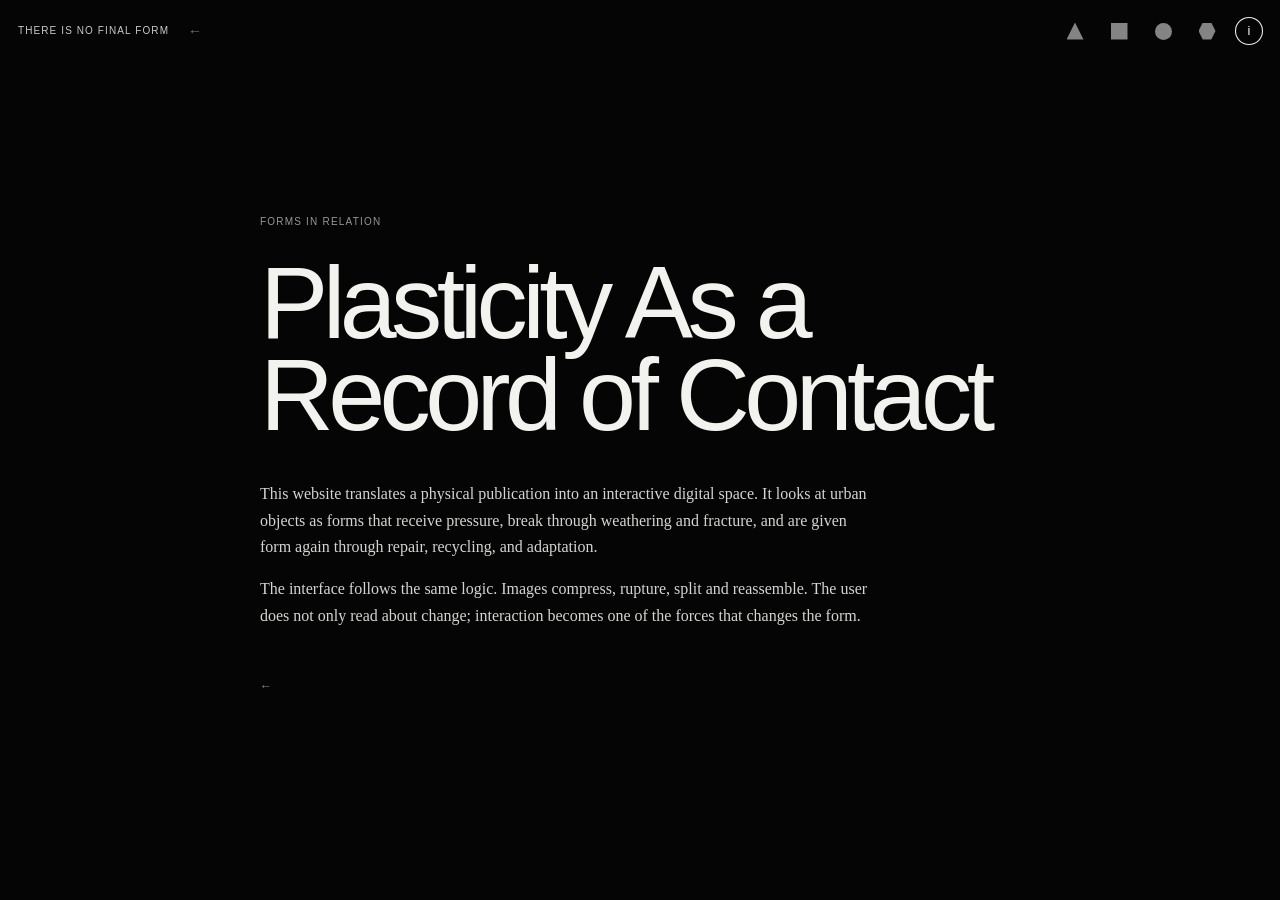
<file: about.html>
<!doctype html>
<html lang="en">
<head>
  <meta charset="utf-8" />
  <meta name="viewport" content="width=device-width, initial-scale=1" />
  <title>About — Forms in Relation</title>
  <link rel="stylesheet" href="styles.css" />
</head>
<body class="about-page">
  <nav class="site-nav" aria-label="Main navigation">
    <div class="site-nav-left">
      <a class="site-title" href="index.html">THERE IS NO FINAL FORM</a>
      <button class="back-button" type="button" onclick="goBack()" aria-label="Go back">←</button>
    </div>

    <div class="symbol-links">
      <a href="received.html" title="Form Received">
        <span class="nav-shape nav-triangle"></span>
      </a>
      <a href="destroyed.html" title="Form Destroyed">
        <span class="nav-shape nav-square"></span>
      </a>
      <a href="given-again.html" title="Form Given Again">
        <span class="nav-shape nav-circle"></span>
      </a>
      <a href="collection.html" title="Collection">
        <span class="nav-shape nav-hexagon"></span>
      </a>
      <a class="info-link active" href="about.html" title="About">i</a>
    </div>
  </nav>

  <main class="about-shell">
    <article>
      <p class="about-kicker">FORMS IN RELATION</p>
      <h1>Plasticity As a Record of Contact</h1>
      <p>
        This website translates a physical publication into an interactive digital space.
        It looks at urban objects as forms that receive pressure, break through weathering
        and fracture, and are given form again through repair, recycling, and adaptation.
      </p>
      <p>
        The interface follows the same logic. Images compress, rupture, split and reassemble.
        The user does not only read about change; interaction becomes one of the forces that
        changes the form.
      </p>
      <a class="back-home" href="index.html" aria-label="Back to landing">←</a>
    </article>
  </main>
  <script src="script.js"></script>
</body>
</html>
</file>
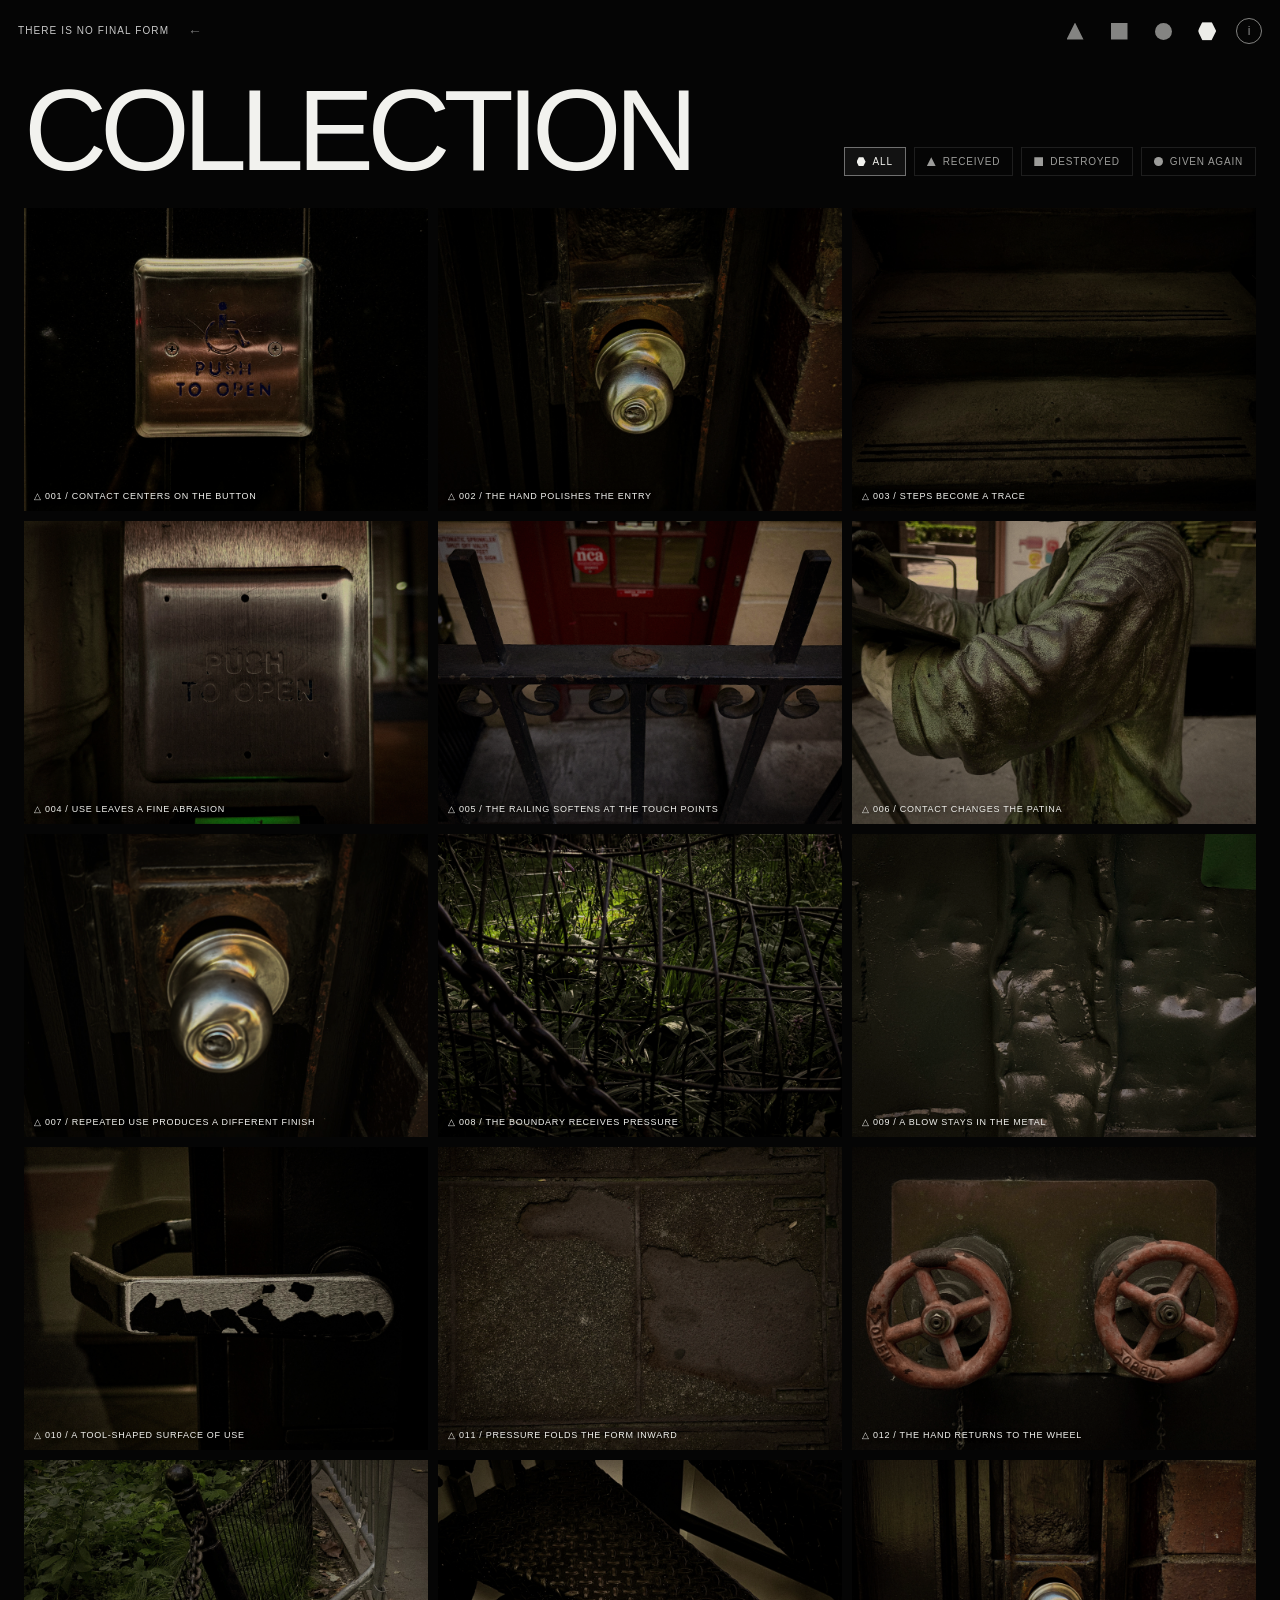
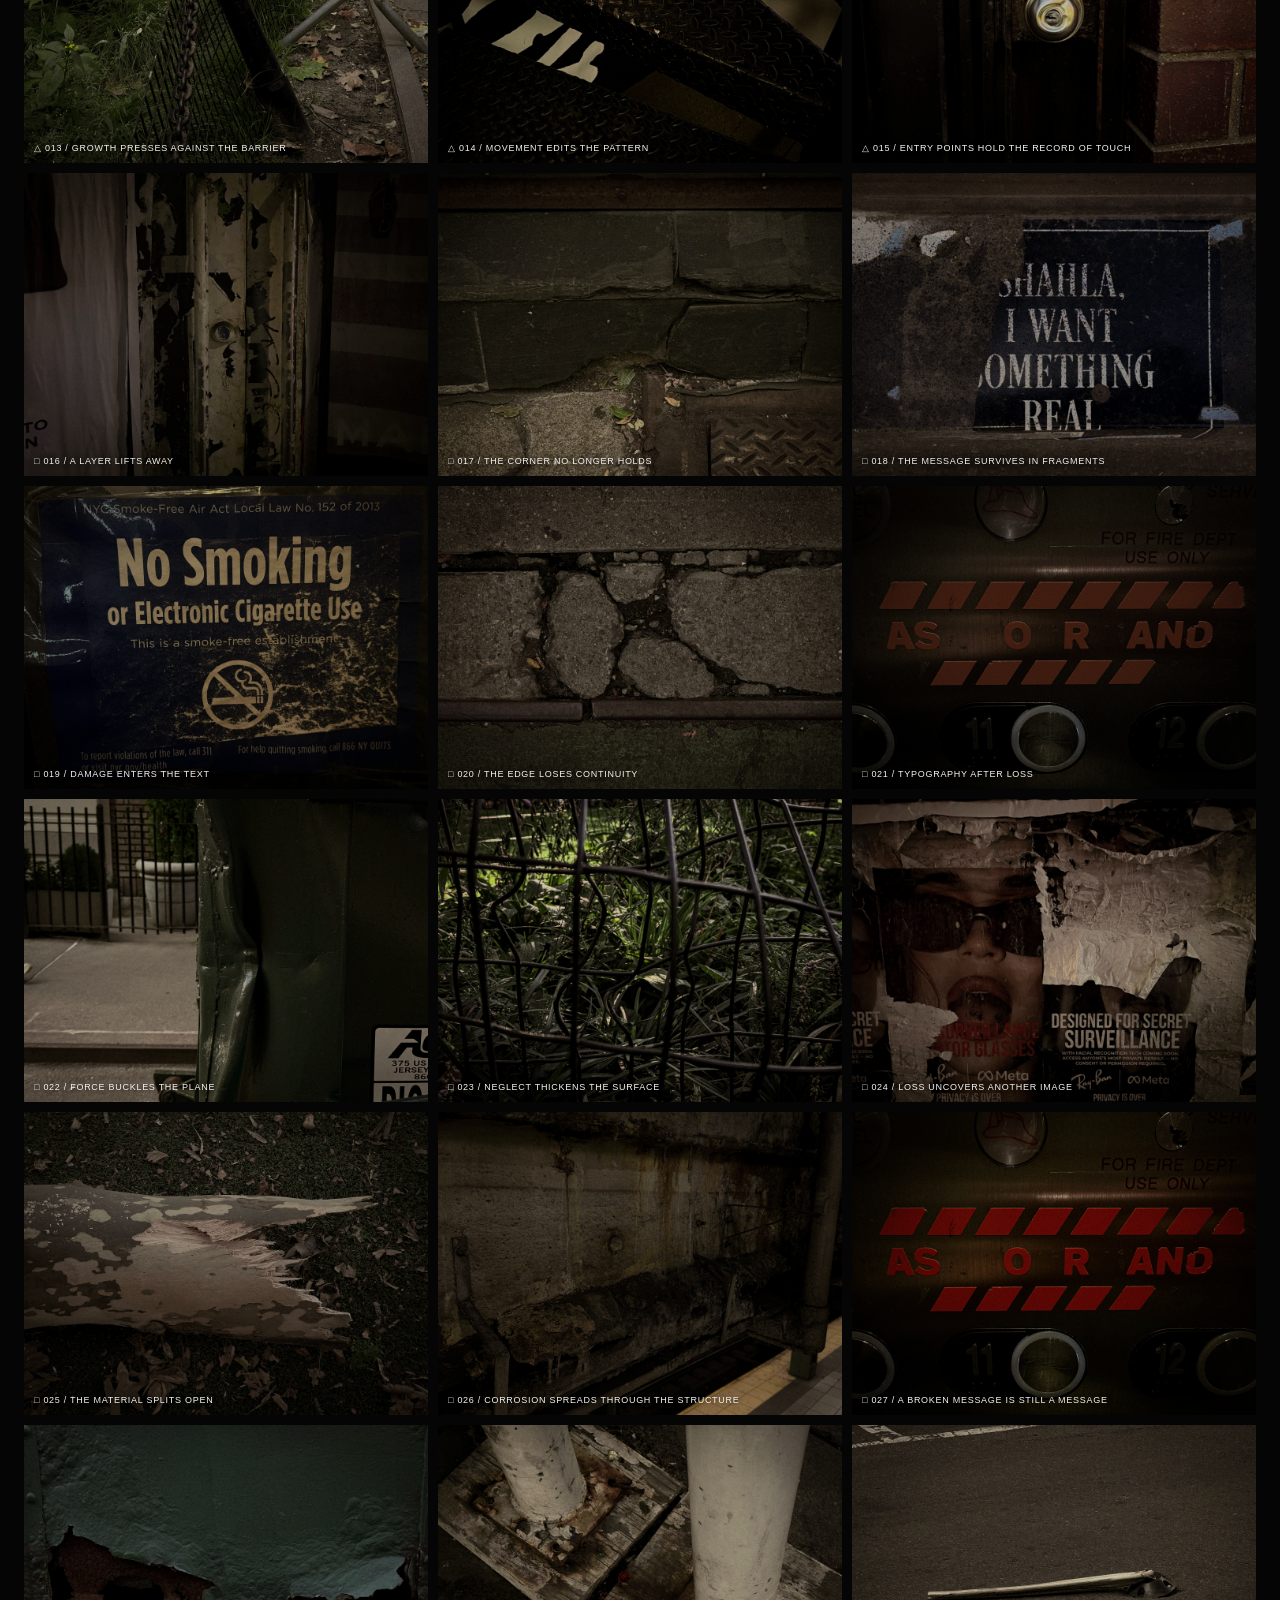
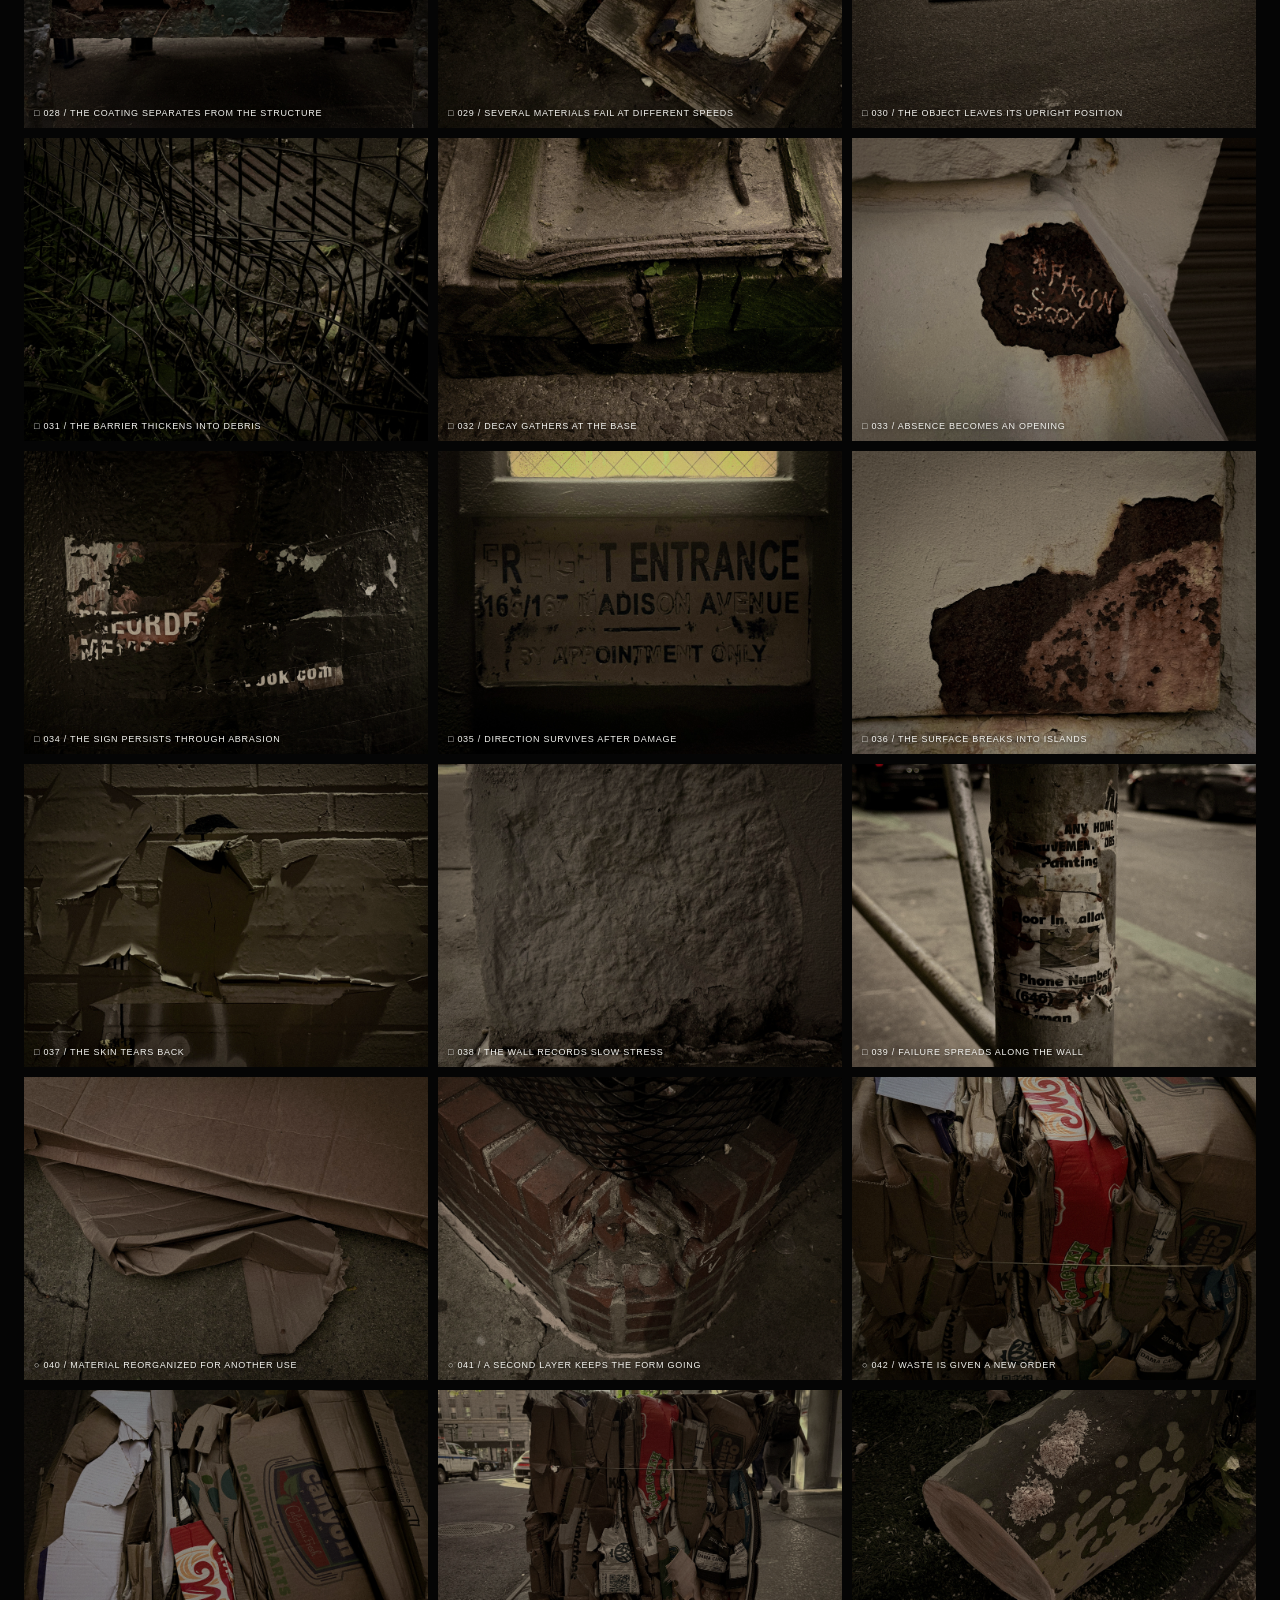
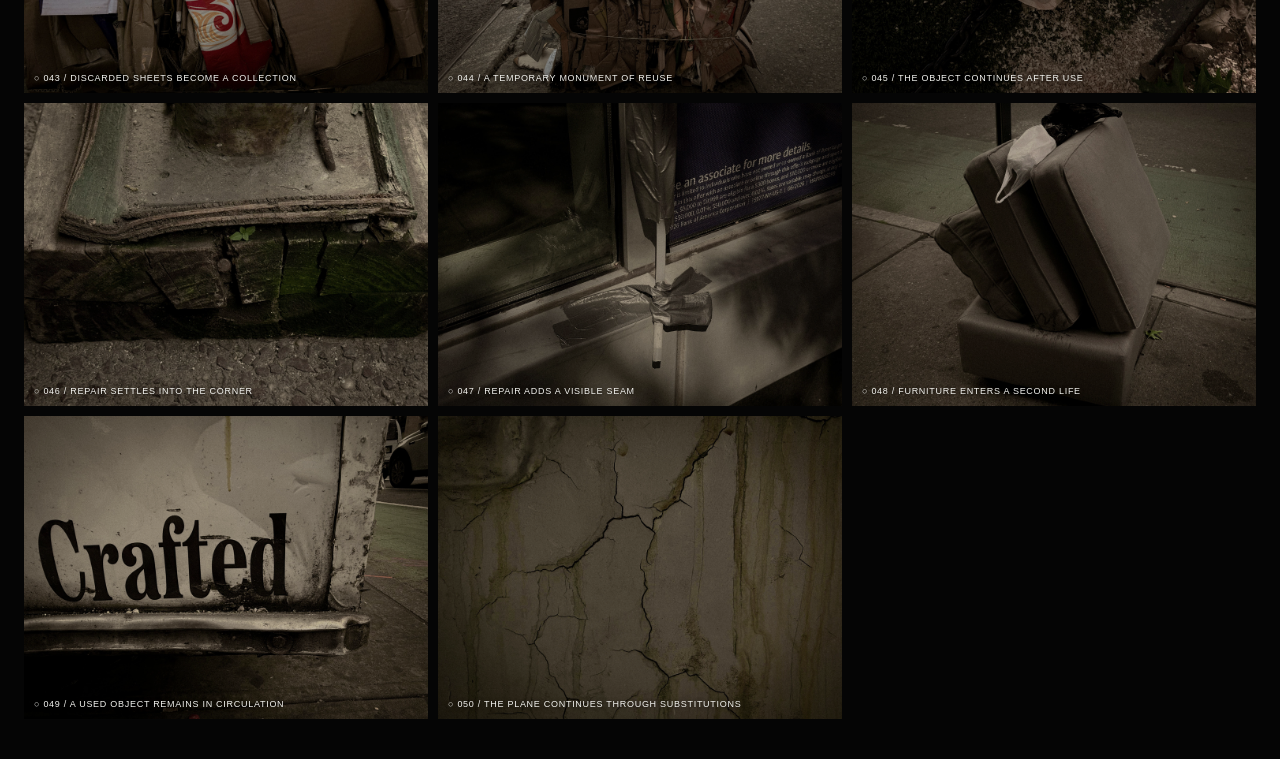
<file: collection.html>
<!doctype html>
<html lang="en">
<head>
  <meta charset="utf-8" />
  <meta name="viewport" content="width=device-width, initial-scale=1" />
  <title>Collection — Forms in Relation</title>
  <link rel="stylesheet" href="styles.css" />
</head>
<body class="collection-page">
  <nav class="site-nav" aria-label="Main navigation">
    <div class="site-nav-left">
      <a class="site-title" href="index.html">THERE IS NO FINAL FORM</a>
      <button class="back-button" type="button" onclick="goBack()" aria-label="Go back">←</button>
    </div>

    <div class="symbol-links">
      <a href="received.html" title="Form Received">
        <span class="nav-shape nav-triangle"></span>
      </a>
      <a href="destroyed.html" title="Form Destroyed">
        <span class="nav-shape nav-square"></span>
      </a>
      <a href="given-again.html" title="Form Given Again">
        <span class="nav-shape nav-circle"></span>
      </a>
      <a href="collection.html" class="active" title="Collection">
        <span class="nav-shape nav-hexagon"></span>
      </a>
      <a class="info-link" href="about.html" title="About">i</a>
    </div>
  </nav>

  <main class="collection-shell">
    <header class="collection-header">
      <div>
        <h1>COLLECTION</h1>
      </div>
      <div class="collection-filters" aria-label="Collection filters">
        <button class="filter-button active" type="button" data-filter="all">
          <span class="filter-shape filter-hexagon" aria-hidden="true"></span>
          <span>all</span>
        </button>
        <button class="filter-button" type="button" data-filter="received">
          <span class="filter-shape filter-triangle" aria-hidden="true"></span>
          <span>received</span>
        </button>
        <button class="filter-button" type="button" data-filter="destroyed">
          <span class="filter-shape filter-square" aria-hidden="true"></span>
          <span>destroyed</span>
        </button>
        <button class="filter-button" type="button" data-filter="given">
          <span class="filter-shape filter-circle" aria-hidden="true"></span>
          <span>given again</span>
        </button>
      </div>
    </header>

    <section class="collection-grid" id="collectionGrid"></section>
  </main>

  <script src="content.js"></script>
  <script src="script.js"></script>
</body>
</html>
</file>
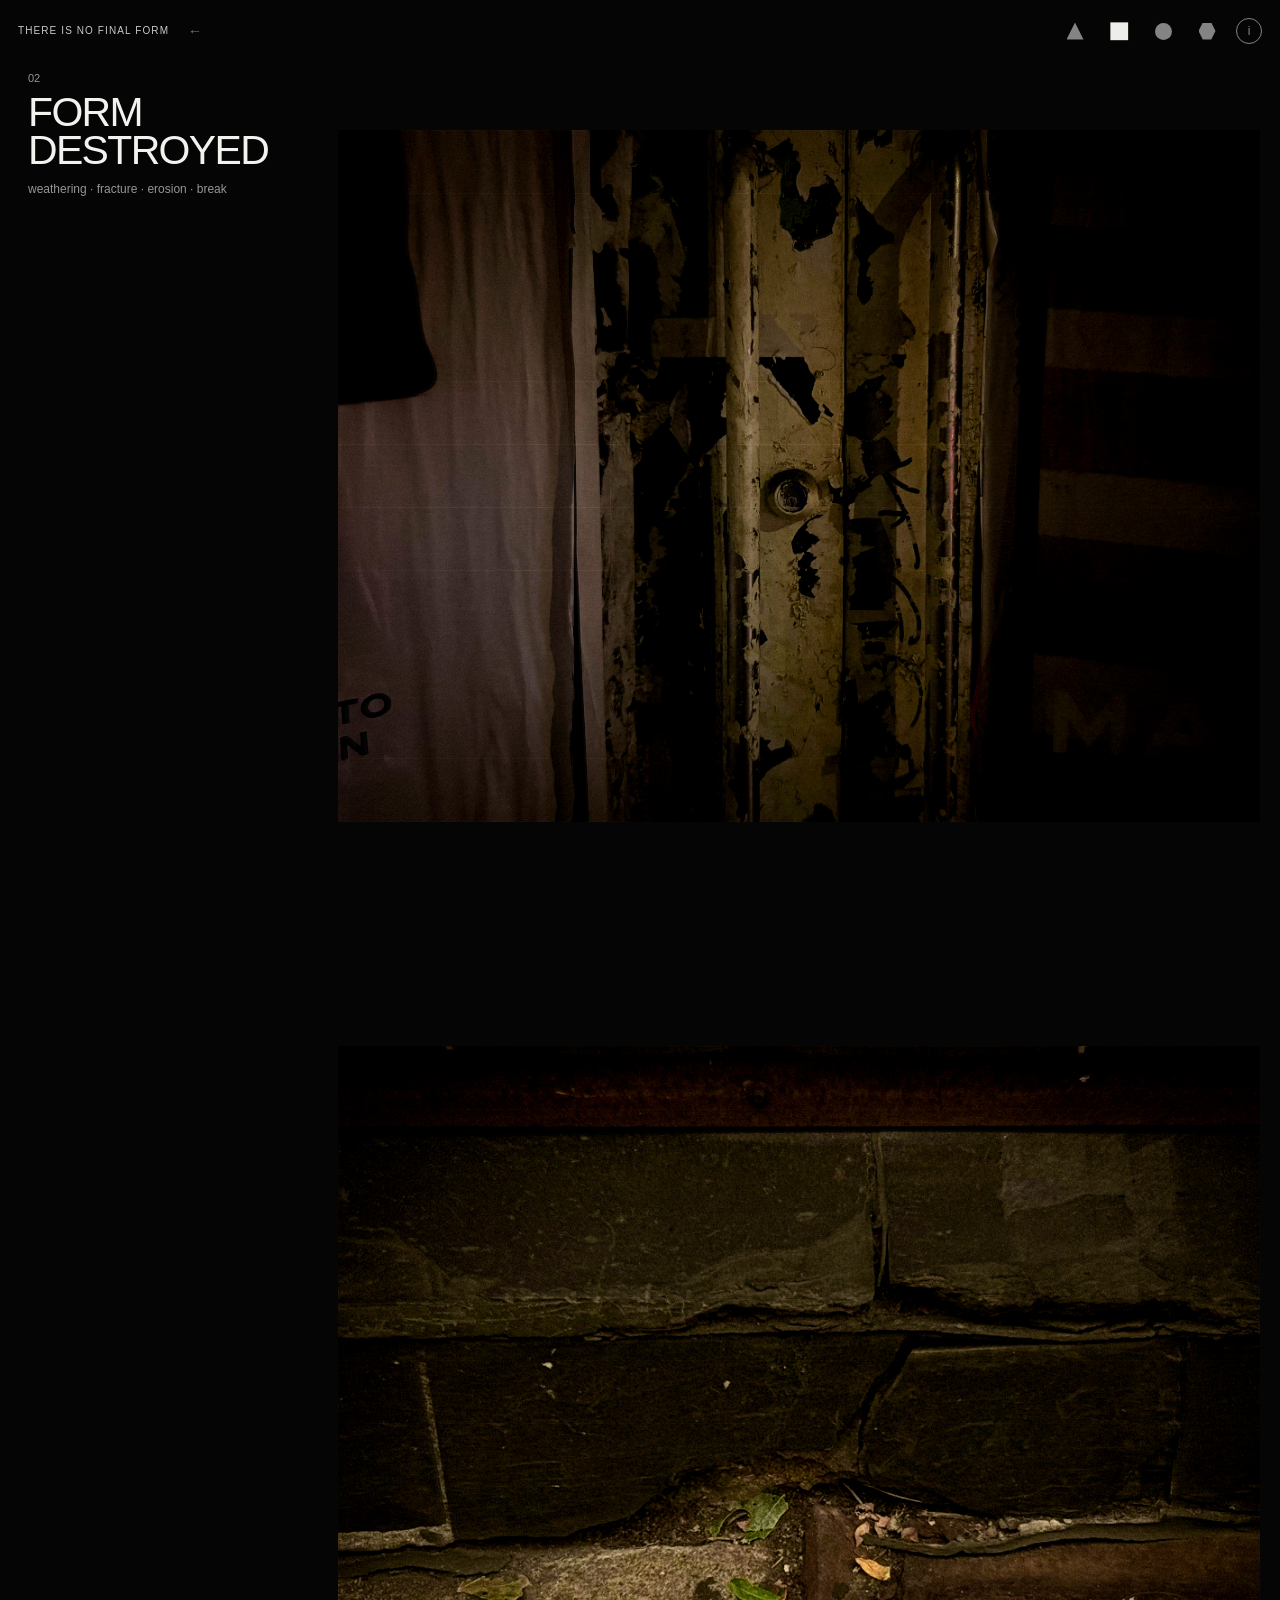
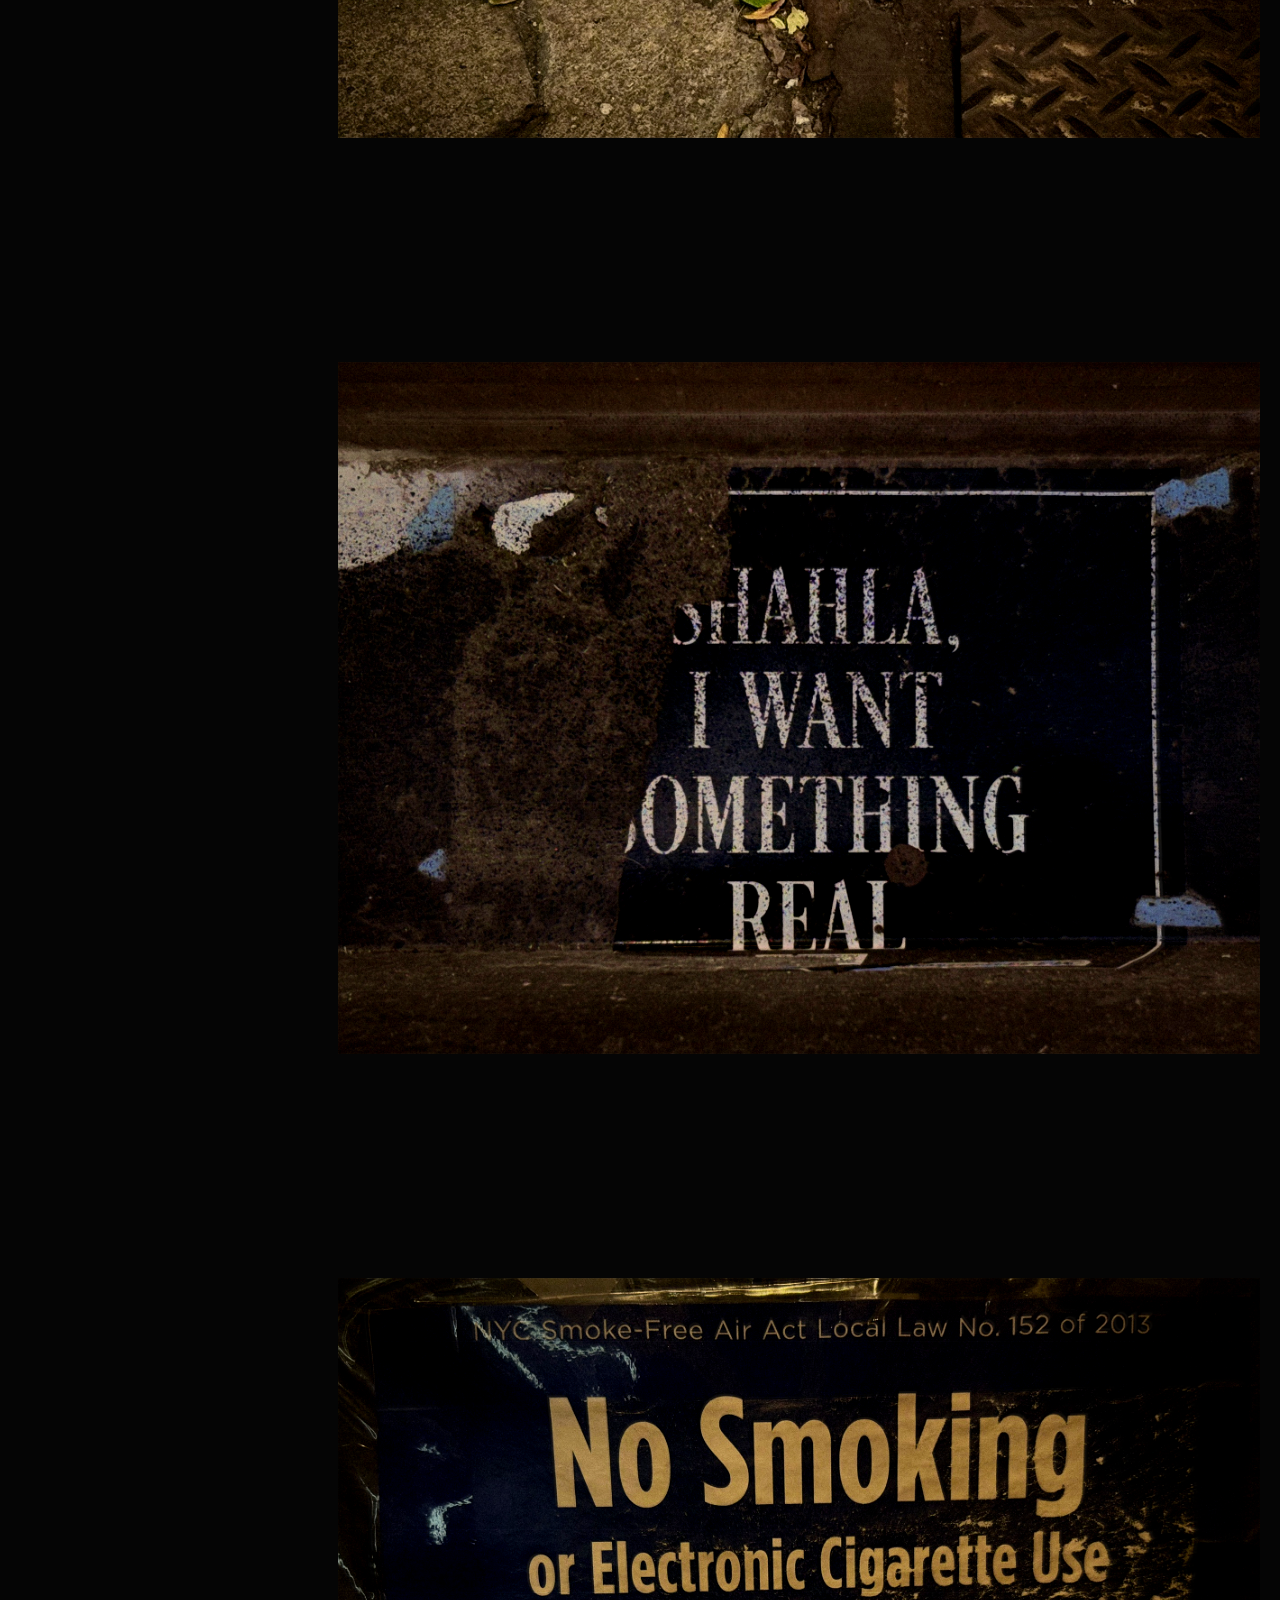
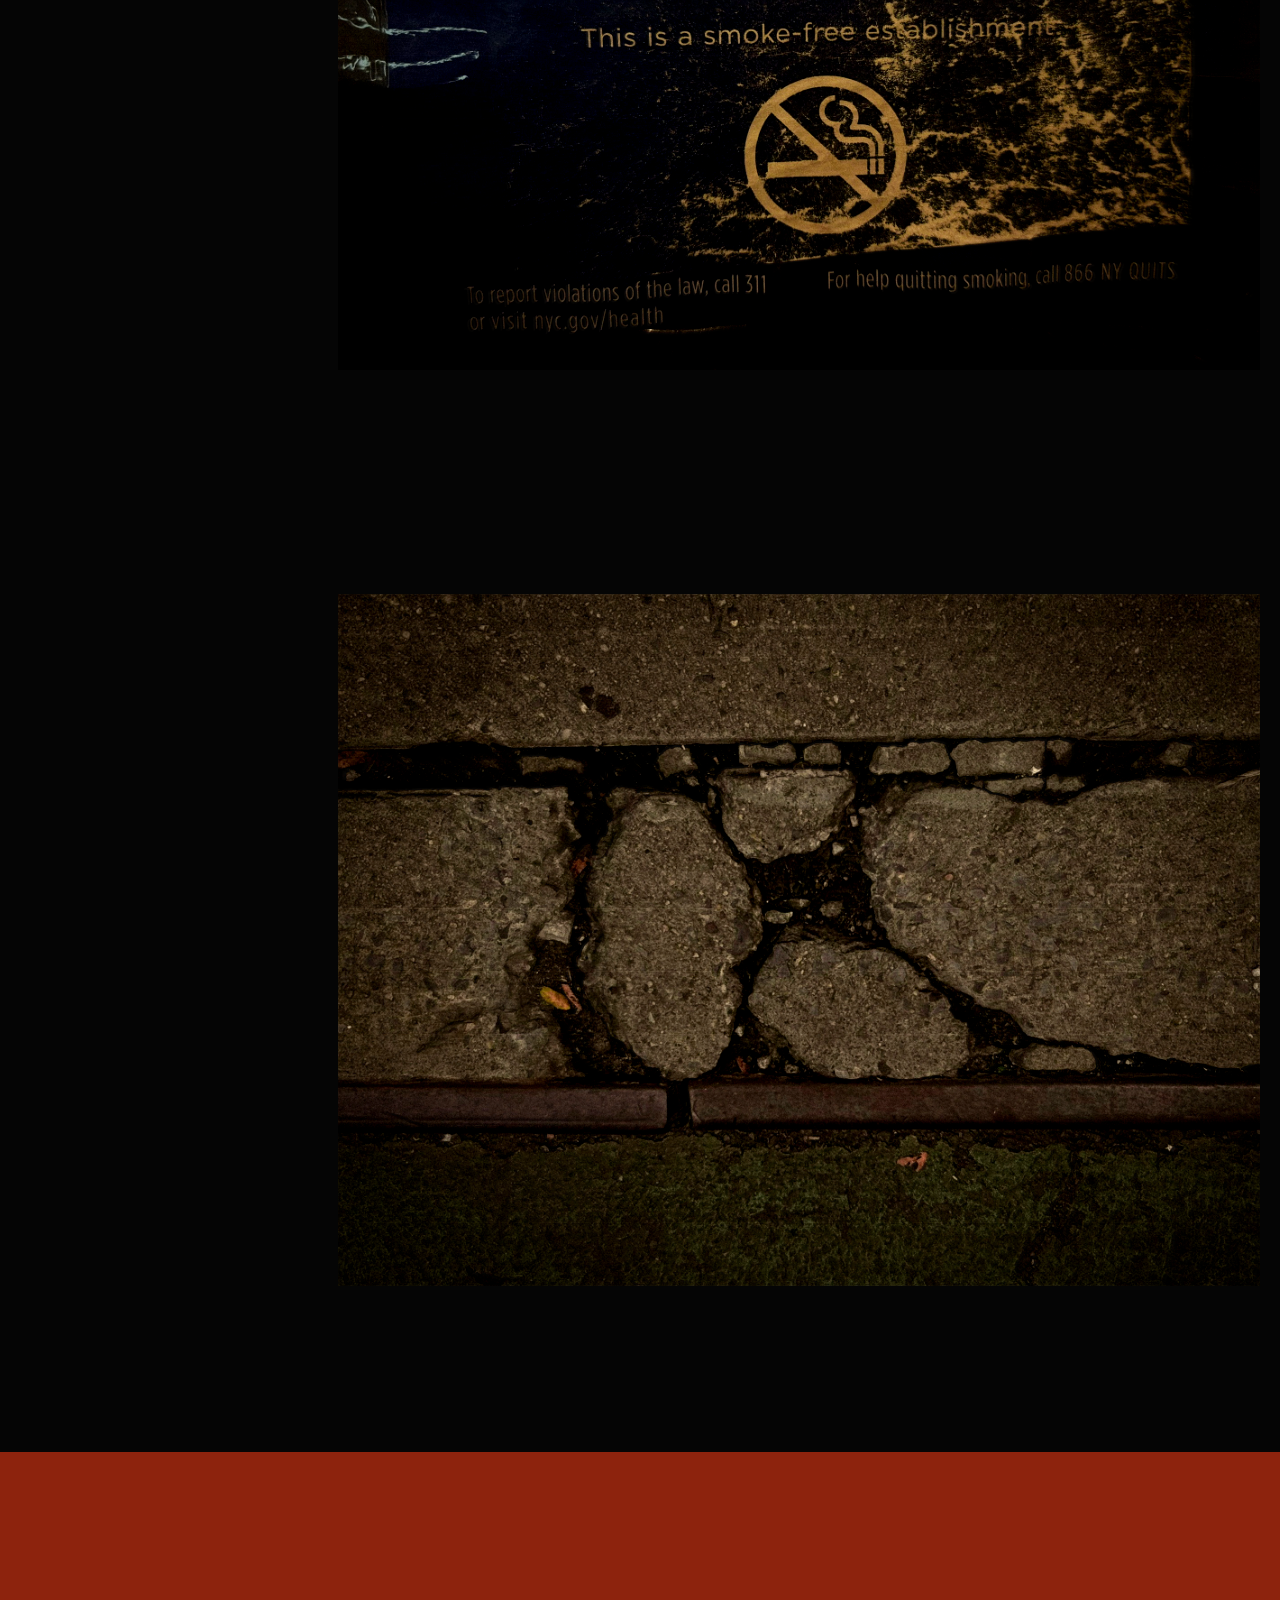
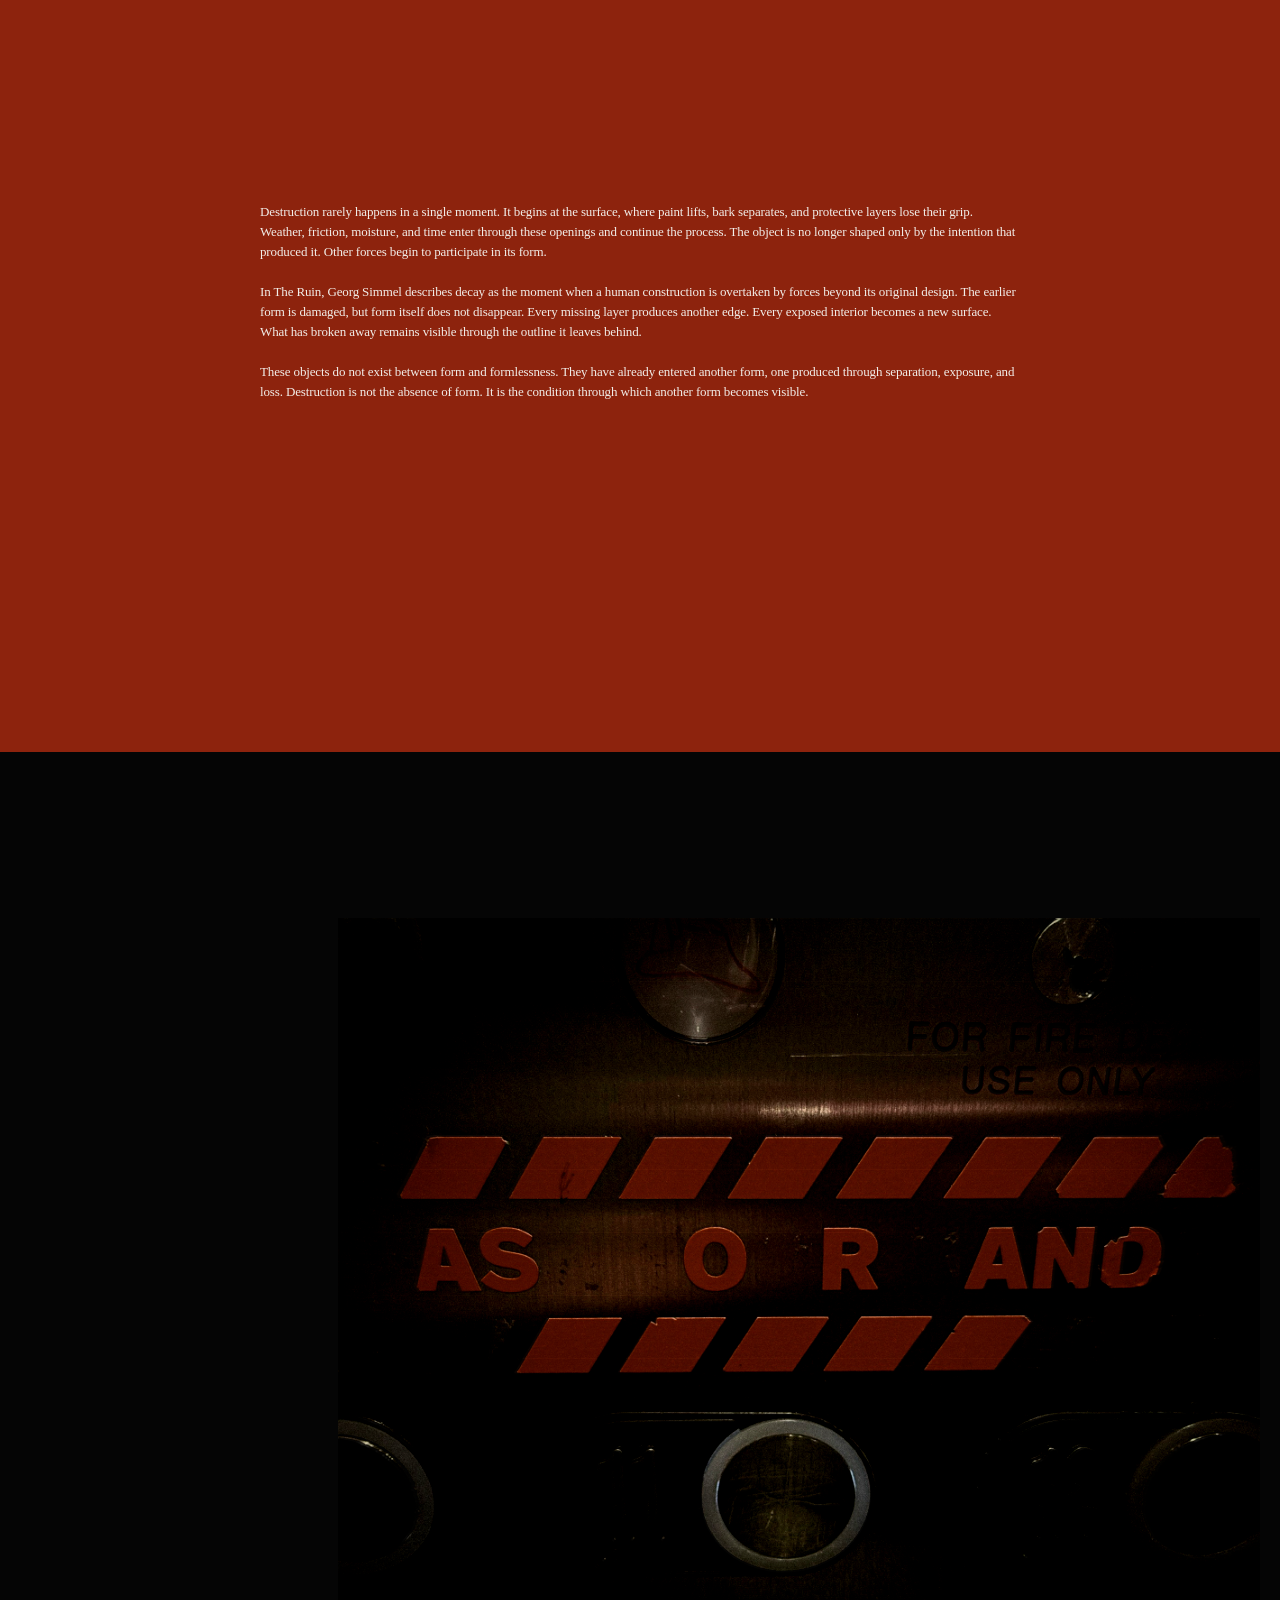
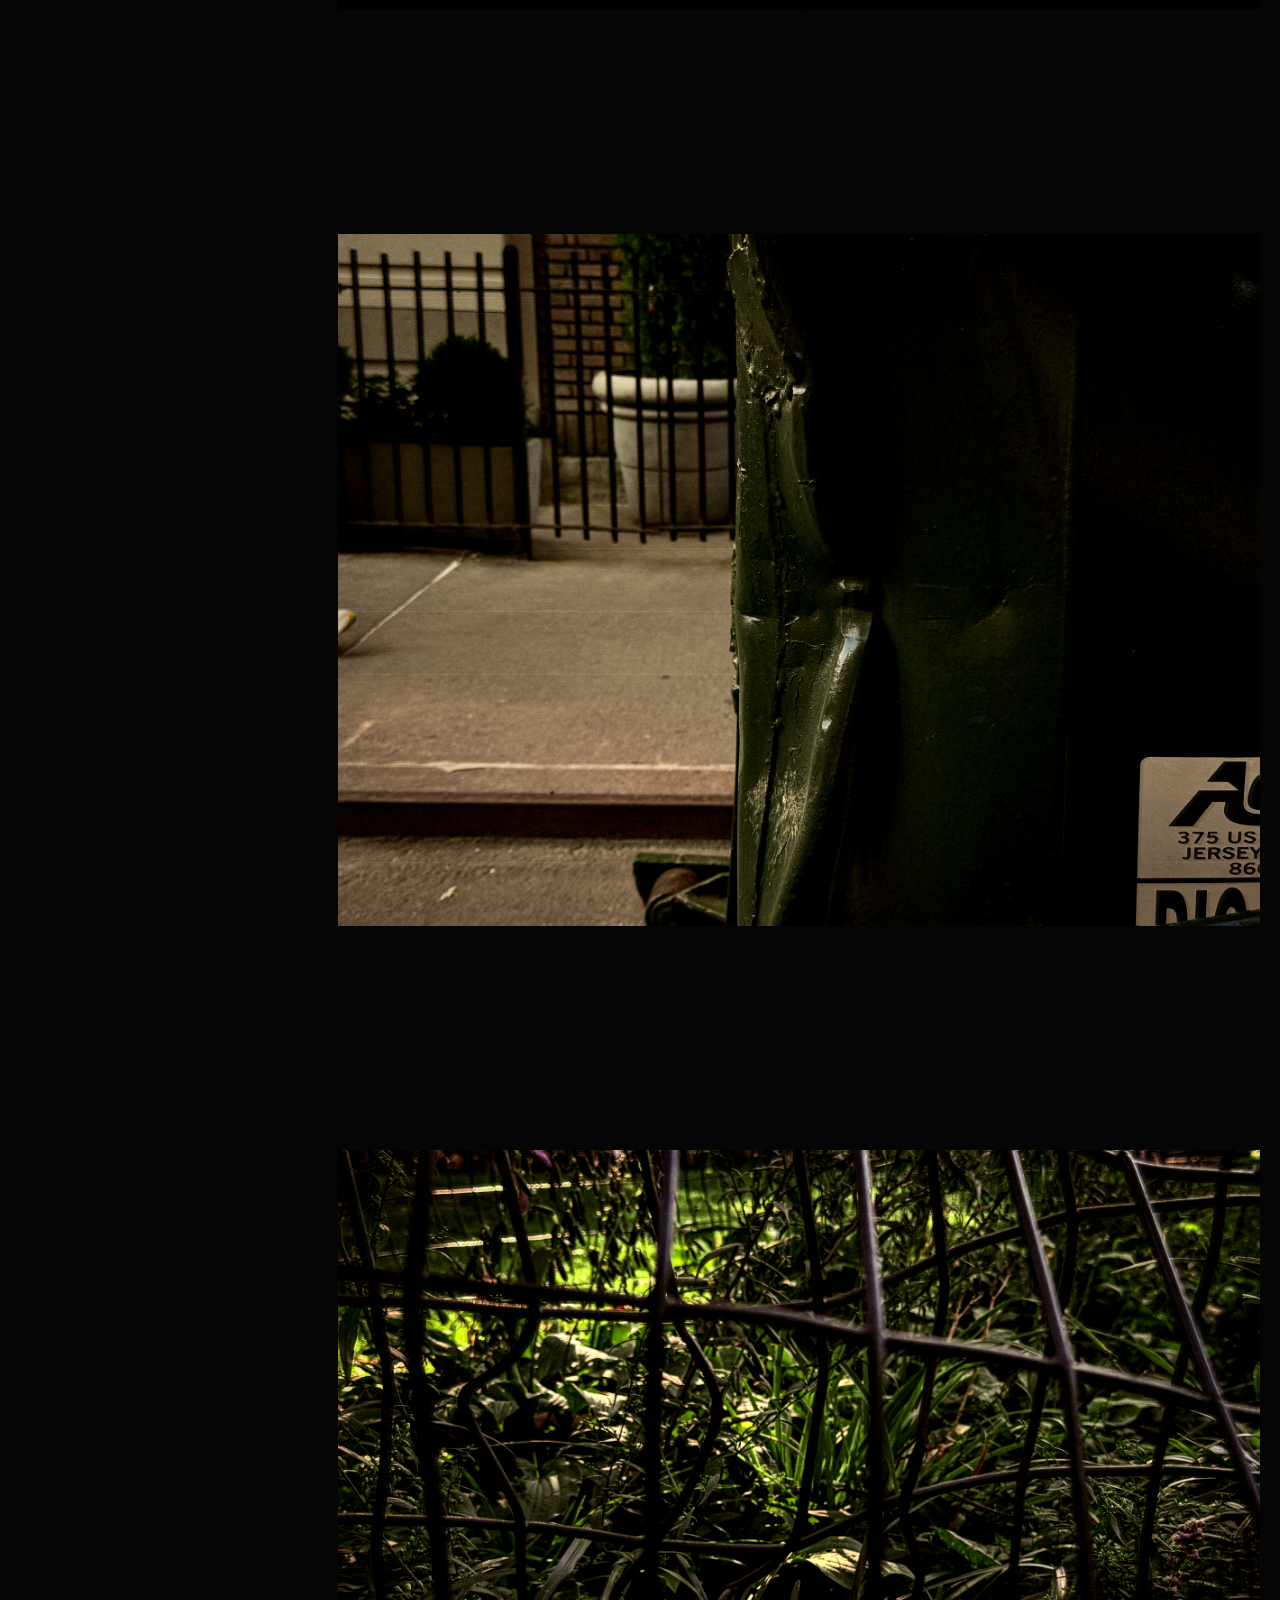
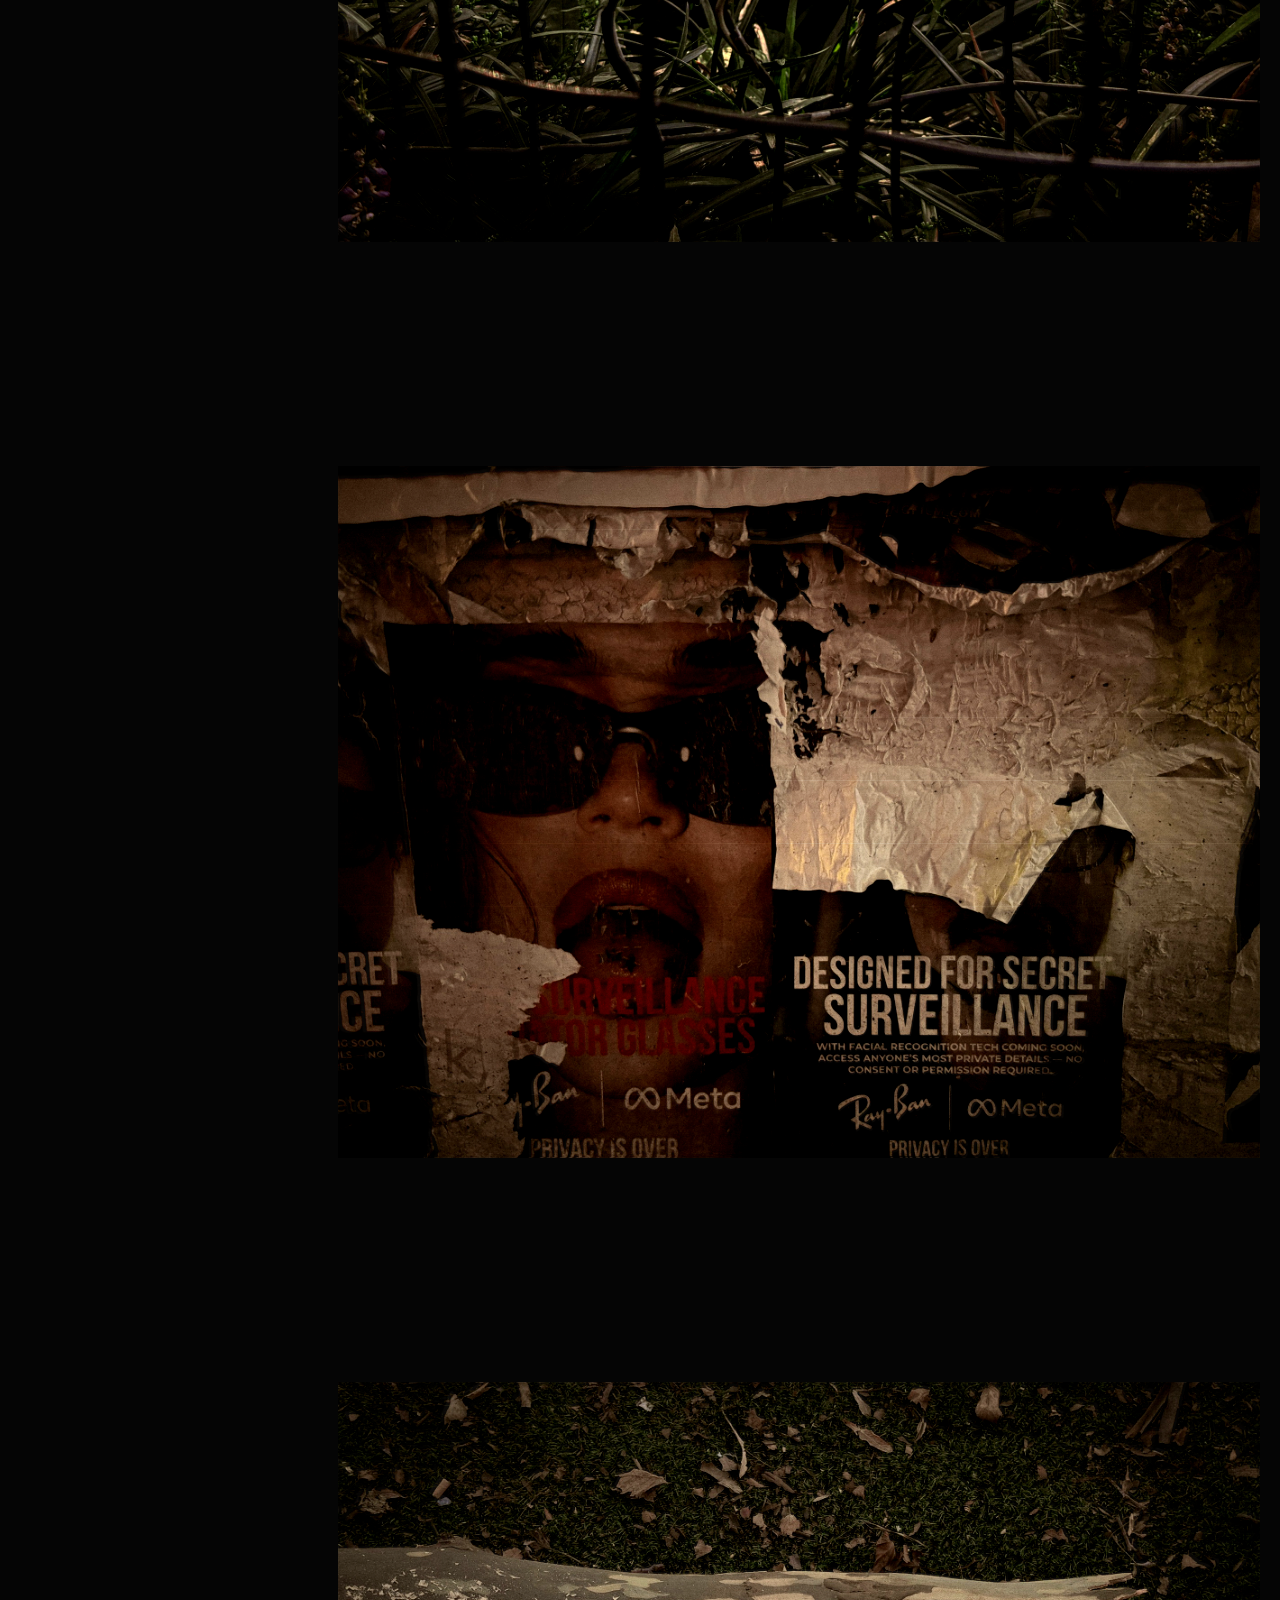
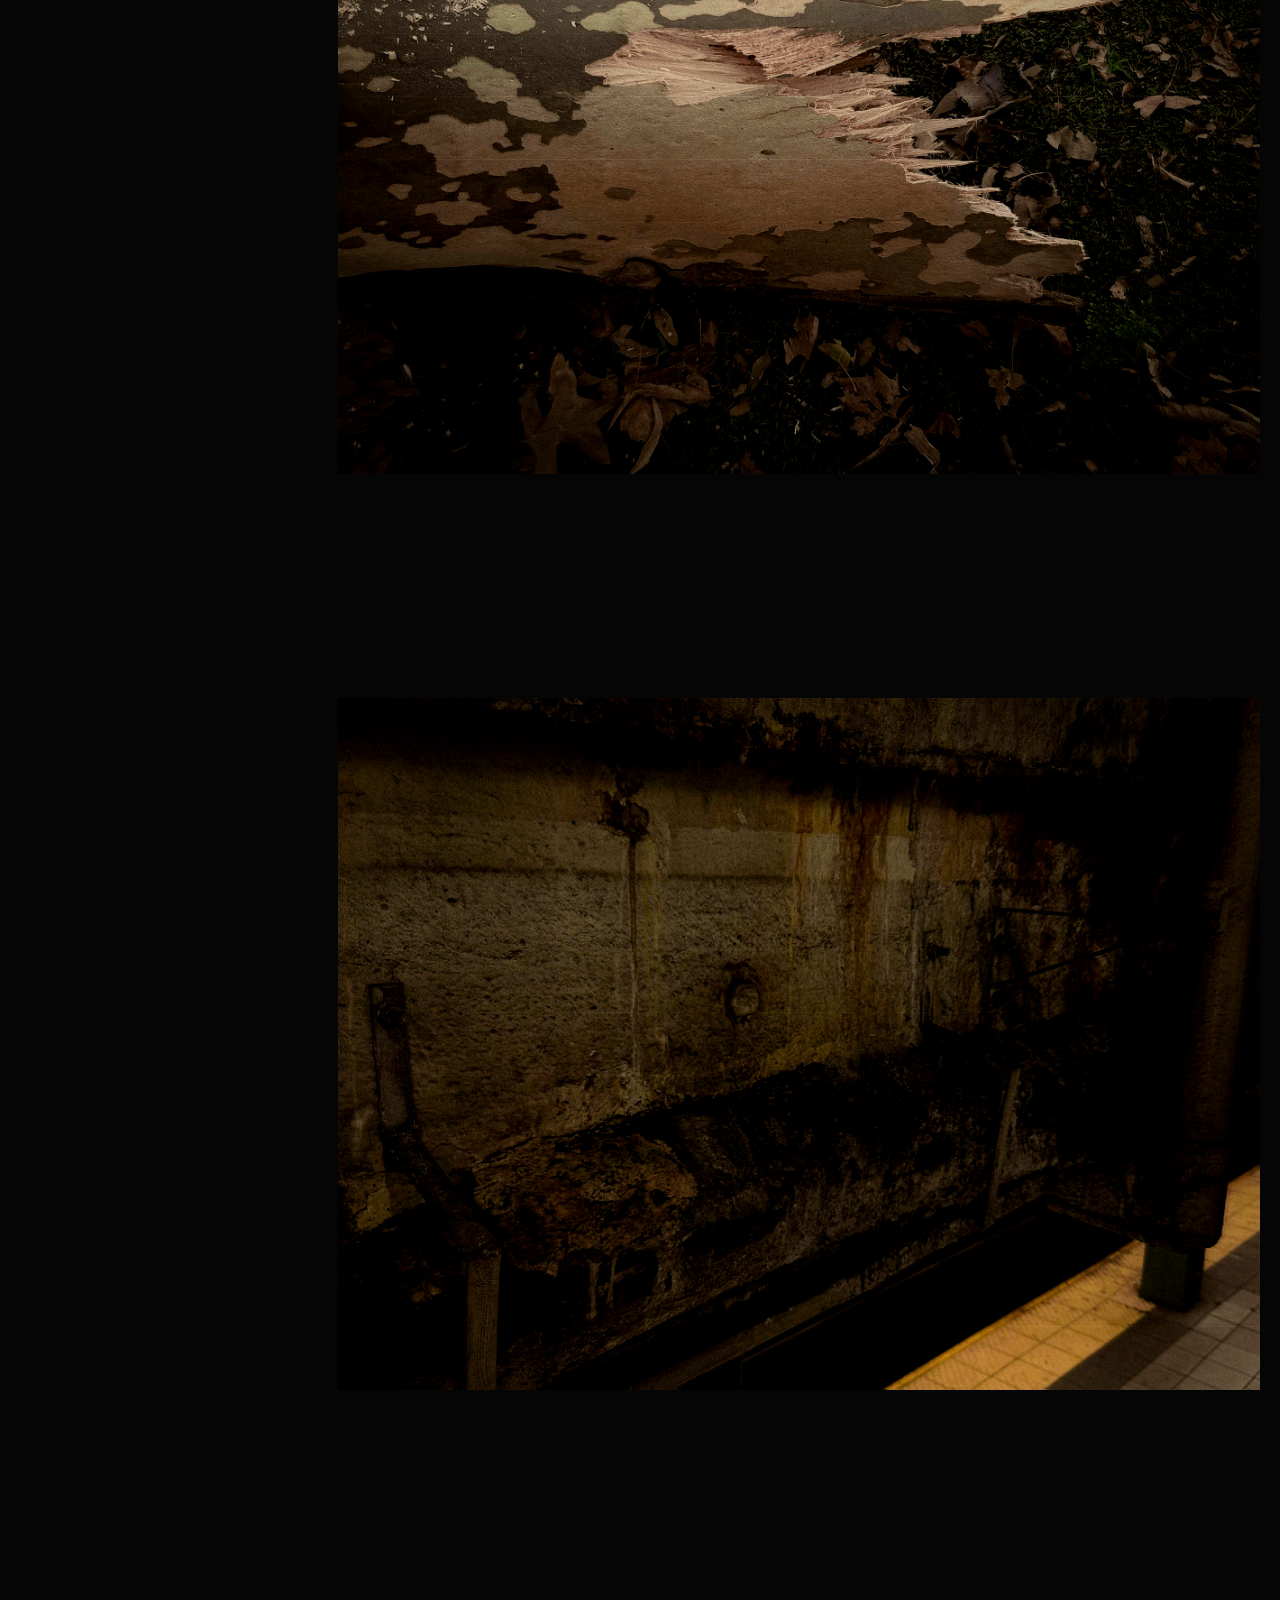
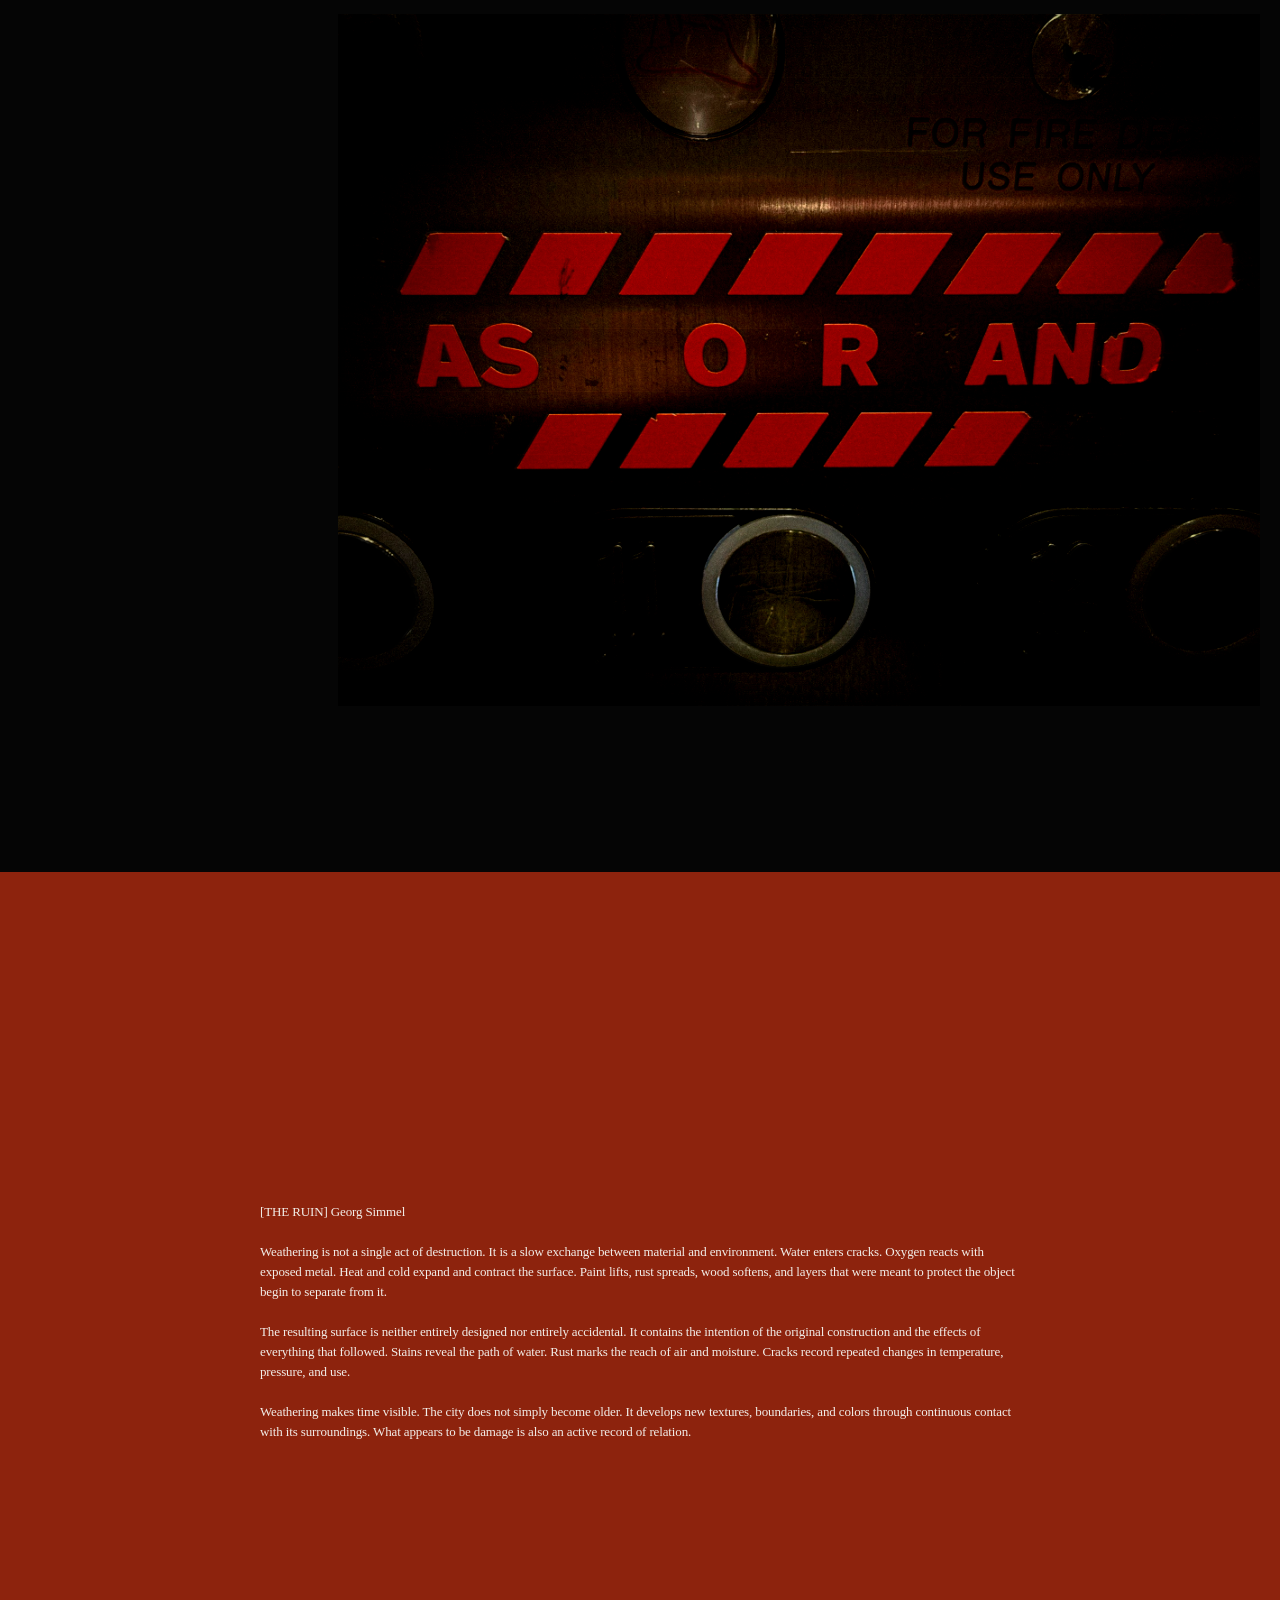
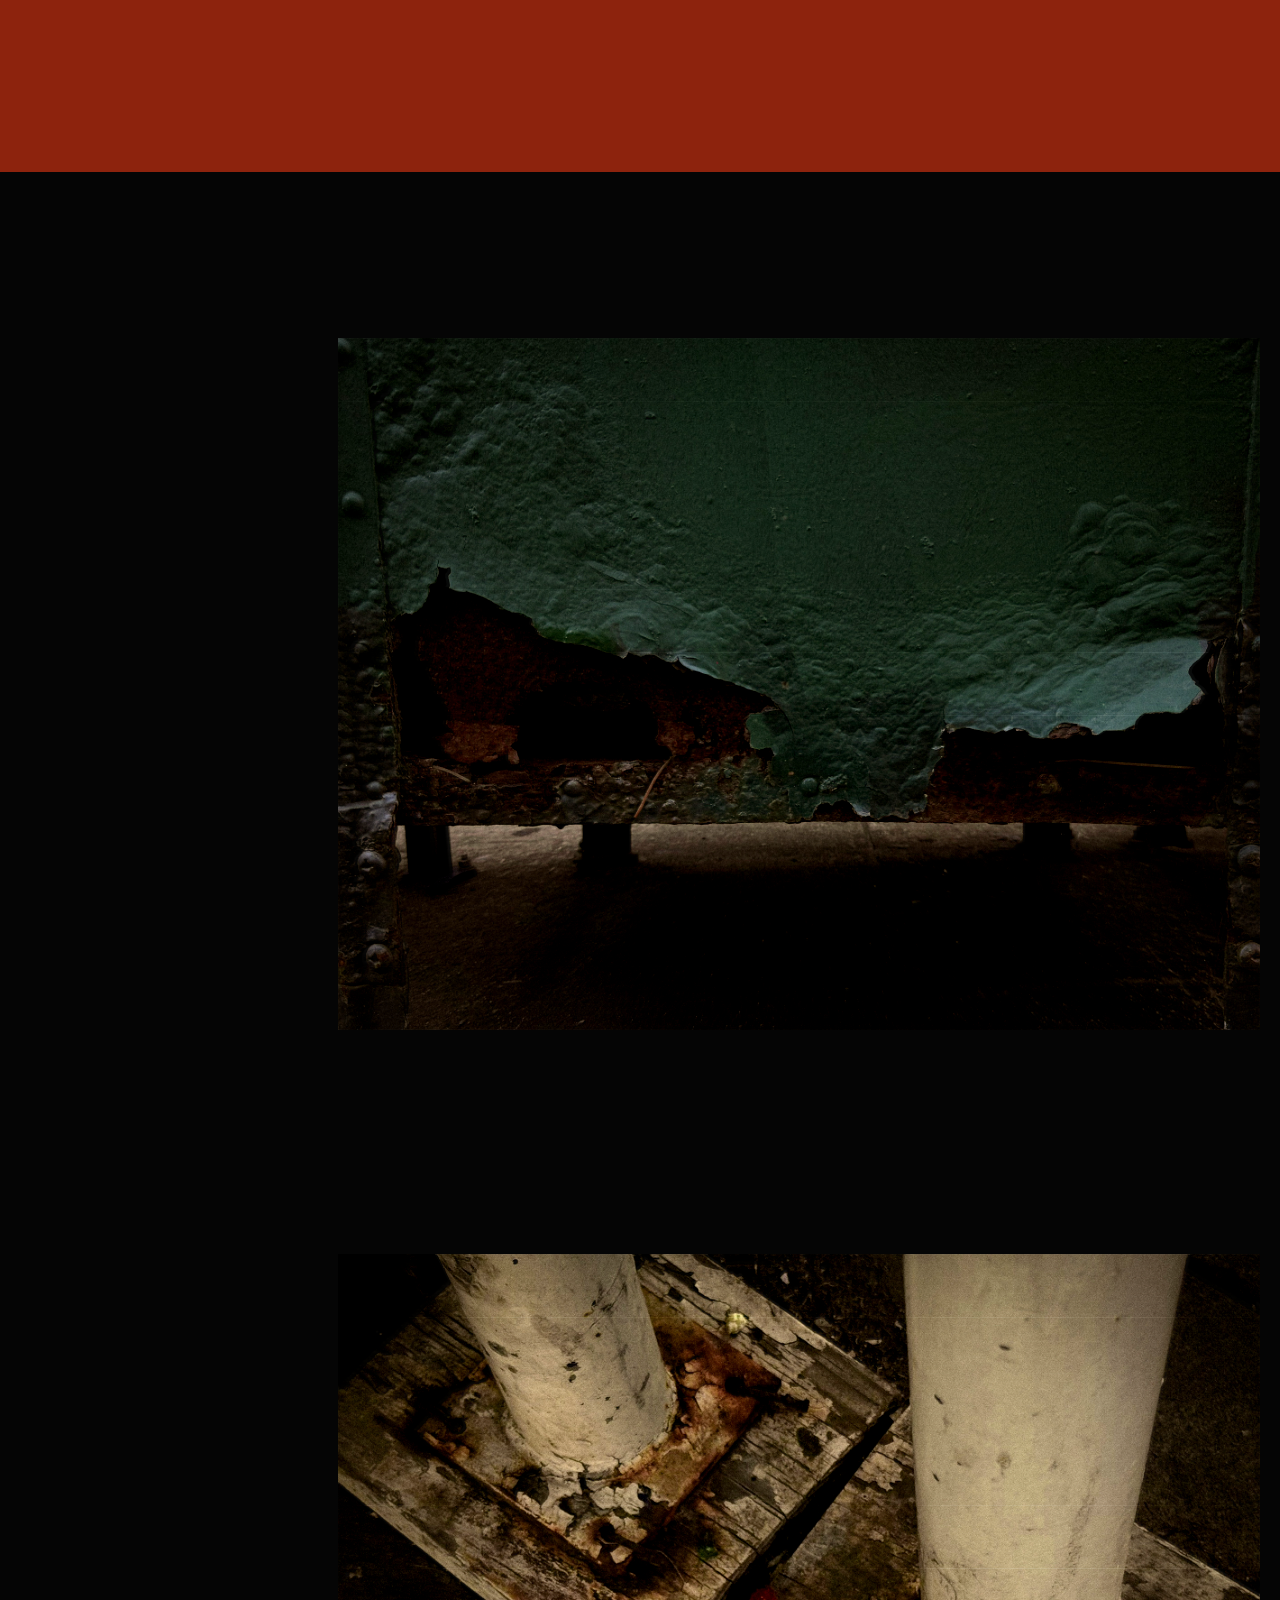
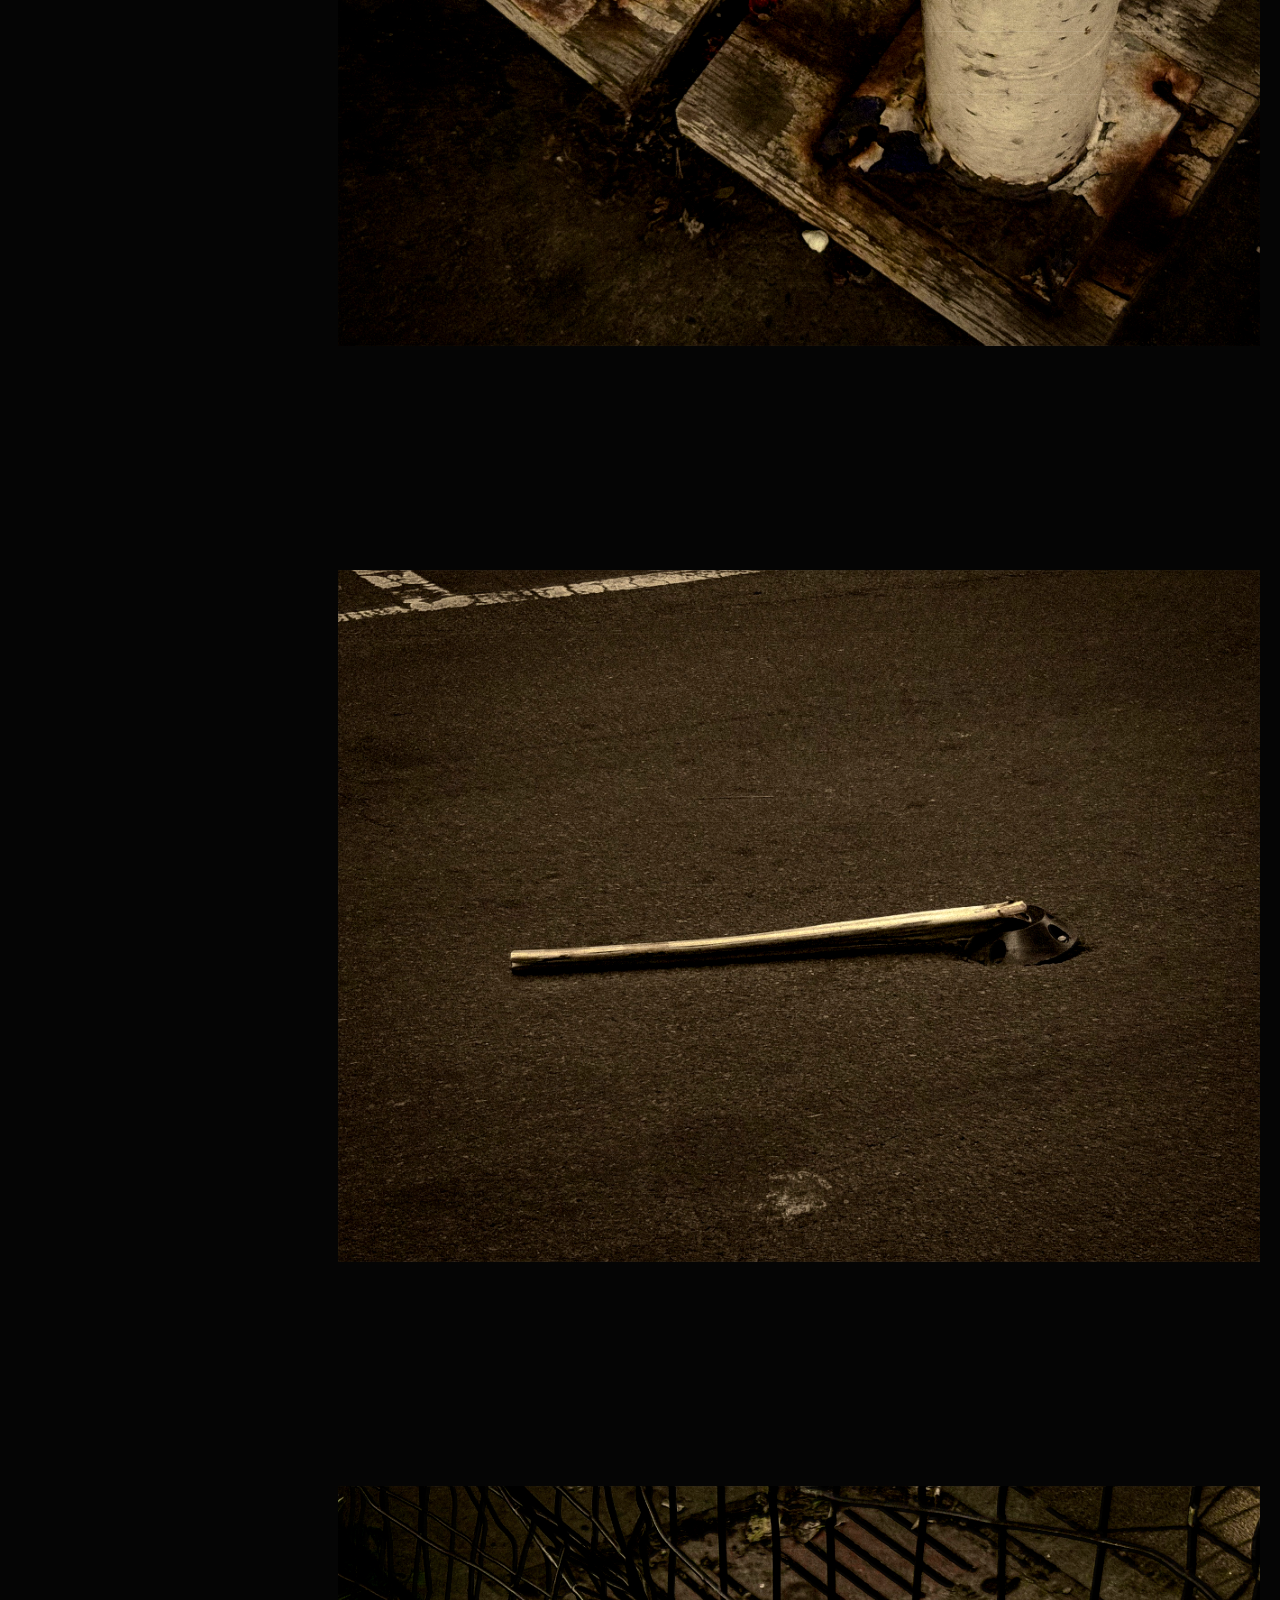
<file: destroyed.html>
<!doctype html>
<html lang="en">
<head>
  <meta charset="utf-8" />
  <meta name="viewport" content="width=device-width, initial-scale=1" />
  <title>FORM DESTROYED — Forms in Relation</title>
  <link rel="stylesheet" href="styles.css" />
</head>
<body class="story-page" data-theme="destroyed">
  <nav class="site-nav" aria-label="Main navigation">
    <div class="site-nav-left">
      <a class="site-title" href="index.html">THERE IS NO FINAL FORM</a>
      <button class="back-button" type="button" onclick="goBack()" aria-label="Go back">←</button>
    </div>

    <div class="symbol-links">
      <a href="received.html" title="Form Received">
        <span class="nav-shape nav-triangle"></span>
      </a>
      <a href="destroyed.html" class="active" title="Form Destroyed">
        <span class="nav-shape nav-square"></span>
      </a>
      <a href="given-again.html" title="Form Given Again">
        <span class="nav-shape nav-circle"></span>
      </a>
      <a href="collection.html" title="Collection">
        <span class="nav-shape nav-hexagon"></span>
      </a>
      <a class="info-link" href="about.html" title="About">i</a>
    </div>
  </nav>

  <main class="story-shell">
    <header class="story-header">
      <span class="story-index">02</span>
      <h1>FORM DESTROYED</h1>
      <p>weathering · fracture · erosion · break</p>
    </header>

    <section class="story-stage" id="storyStage" aria-label="Story images"></section>
  </main>

  <div class="text-overlay" id="textOverlay" aria-hidden="true">
    <button class="overlay-close" id="overlayClose" aria-label="Close text">×</button>
    <article class="text-card">
      <p class="text-kicker" id="overlayKicker">WEATHERING / FRACTURE</p>
      <h2 id="overlayTitle">A SURFACE AFTER RUPTURE</h2>
      <p id="overlayBody">Weathering, tearing, cracking, and impact interrupt continuity. The surface remains partly recognizable, but its original wholeness has been broken apart.</p>
    </article>
  </div>

  <script src="content.js"></script>
  <script src="script.js"></script>
</body>
</html>
</file>
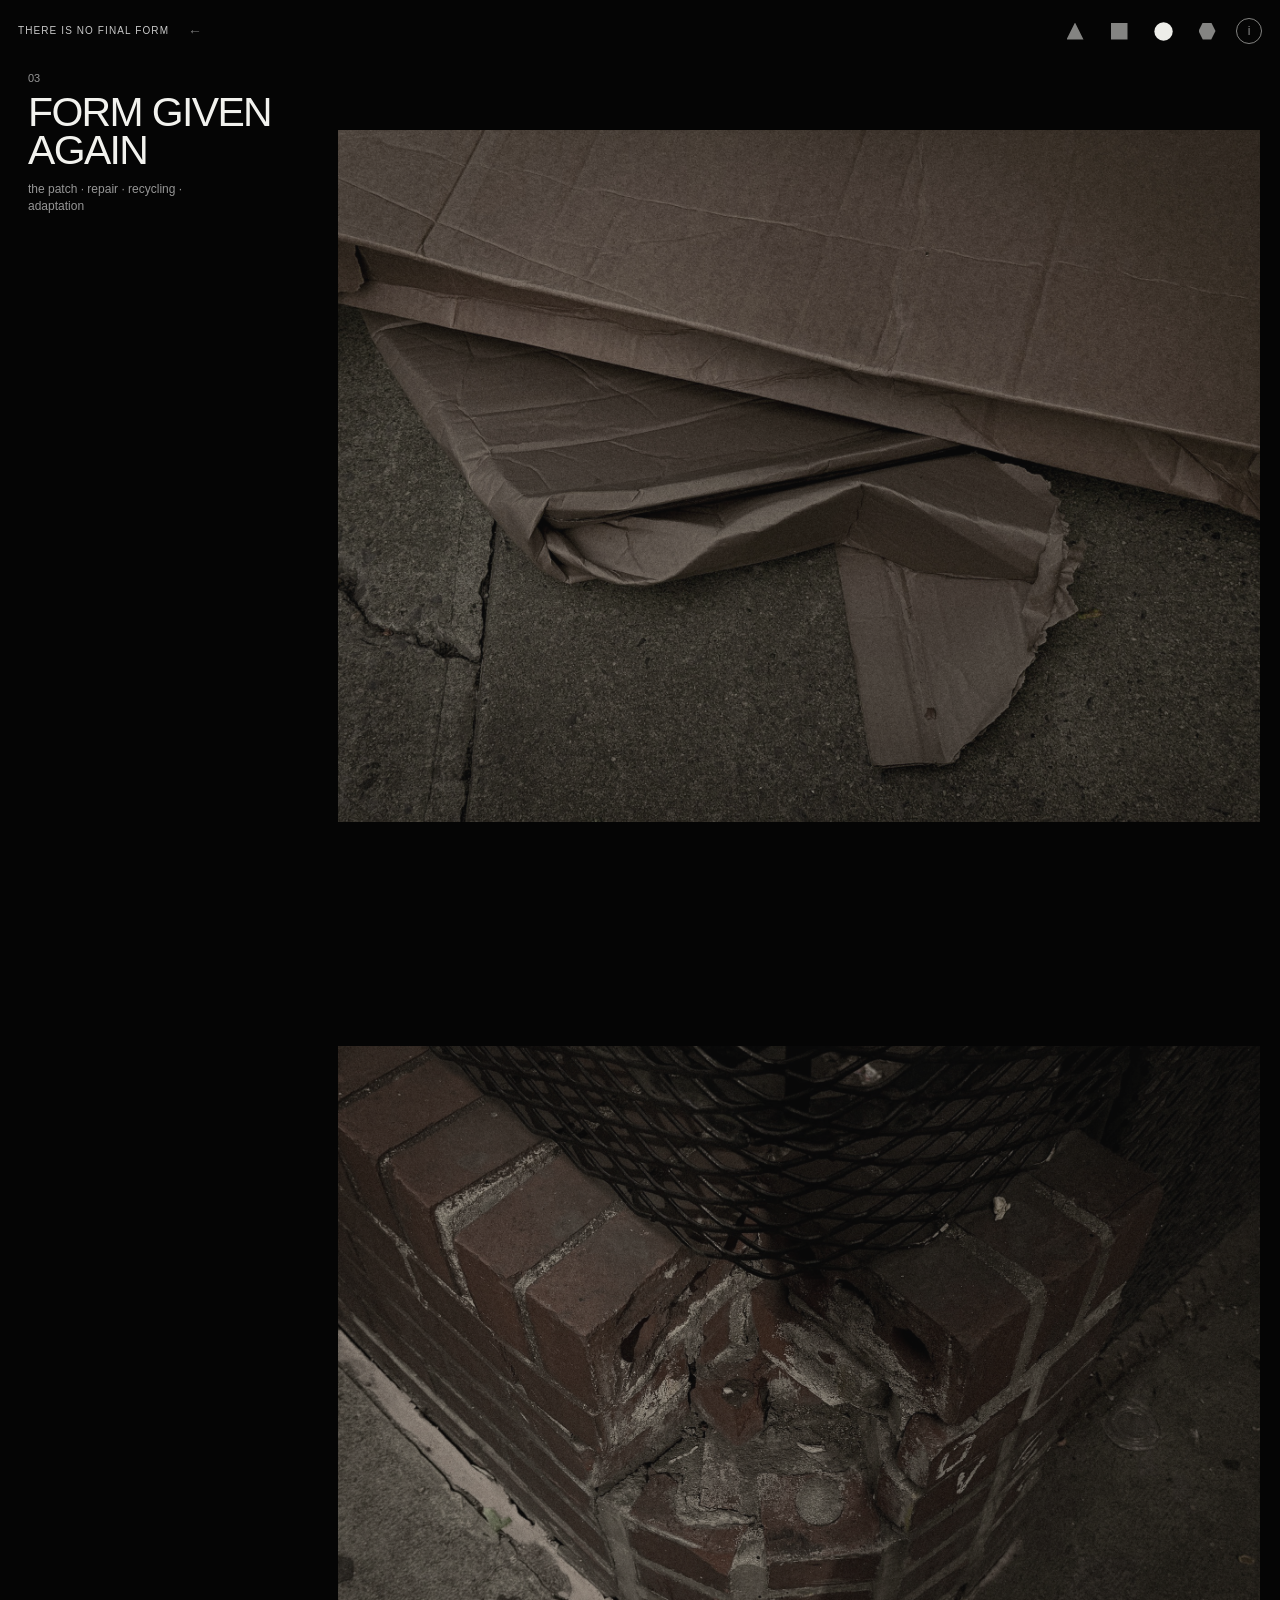
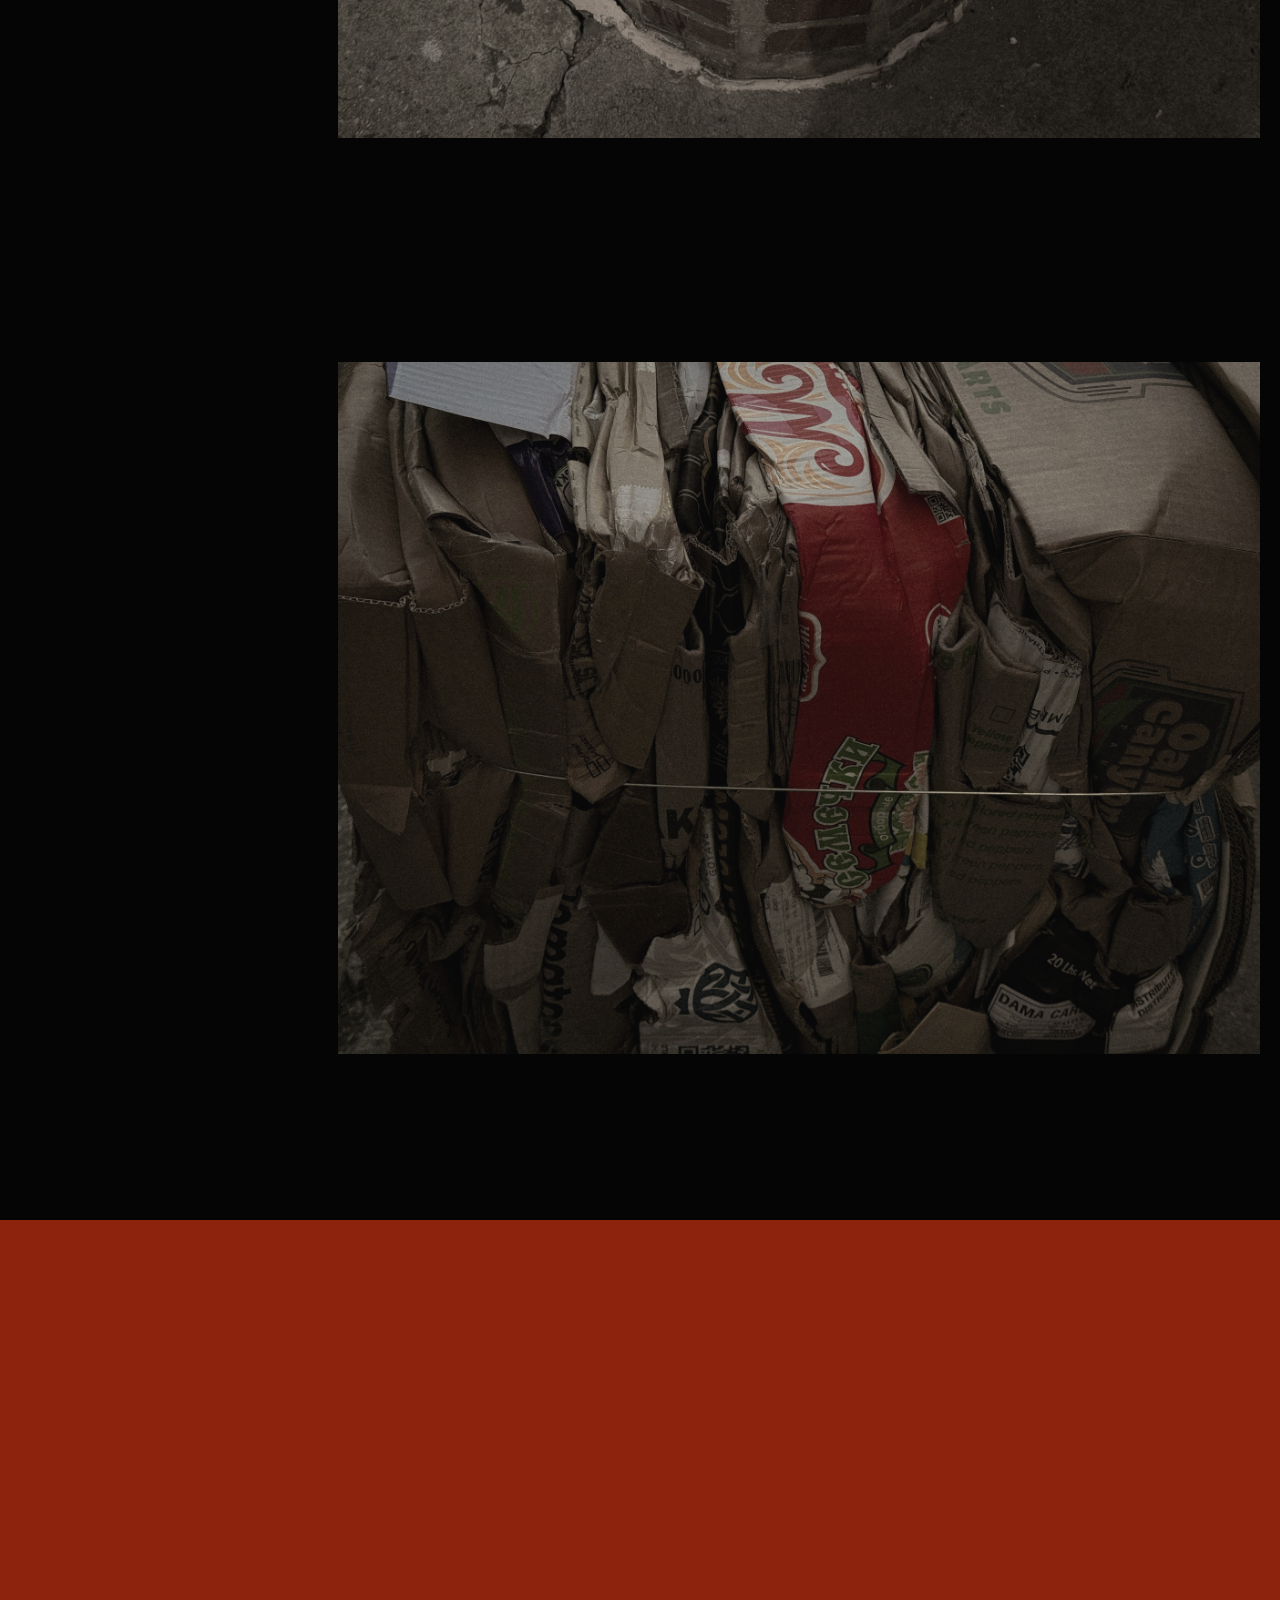
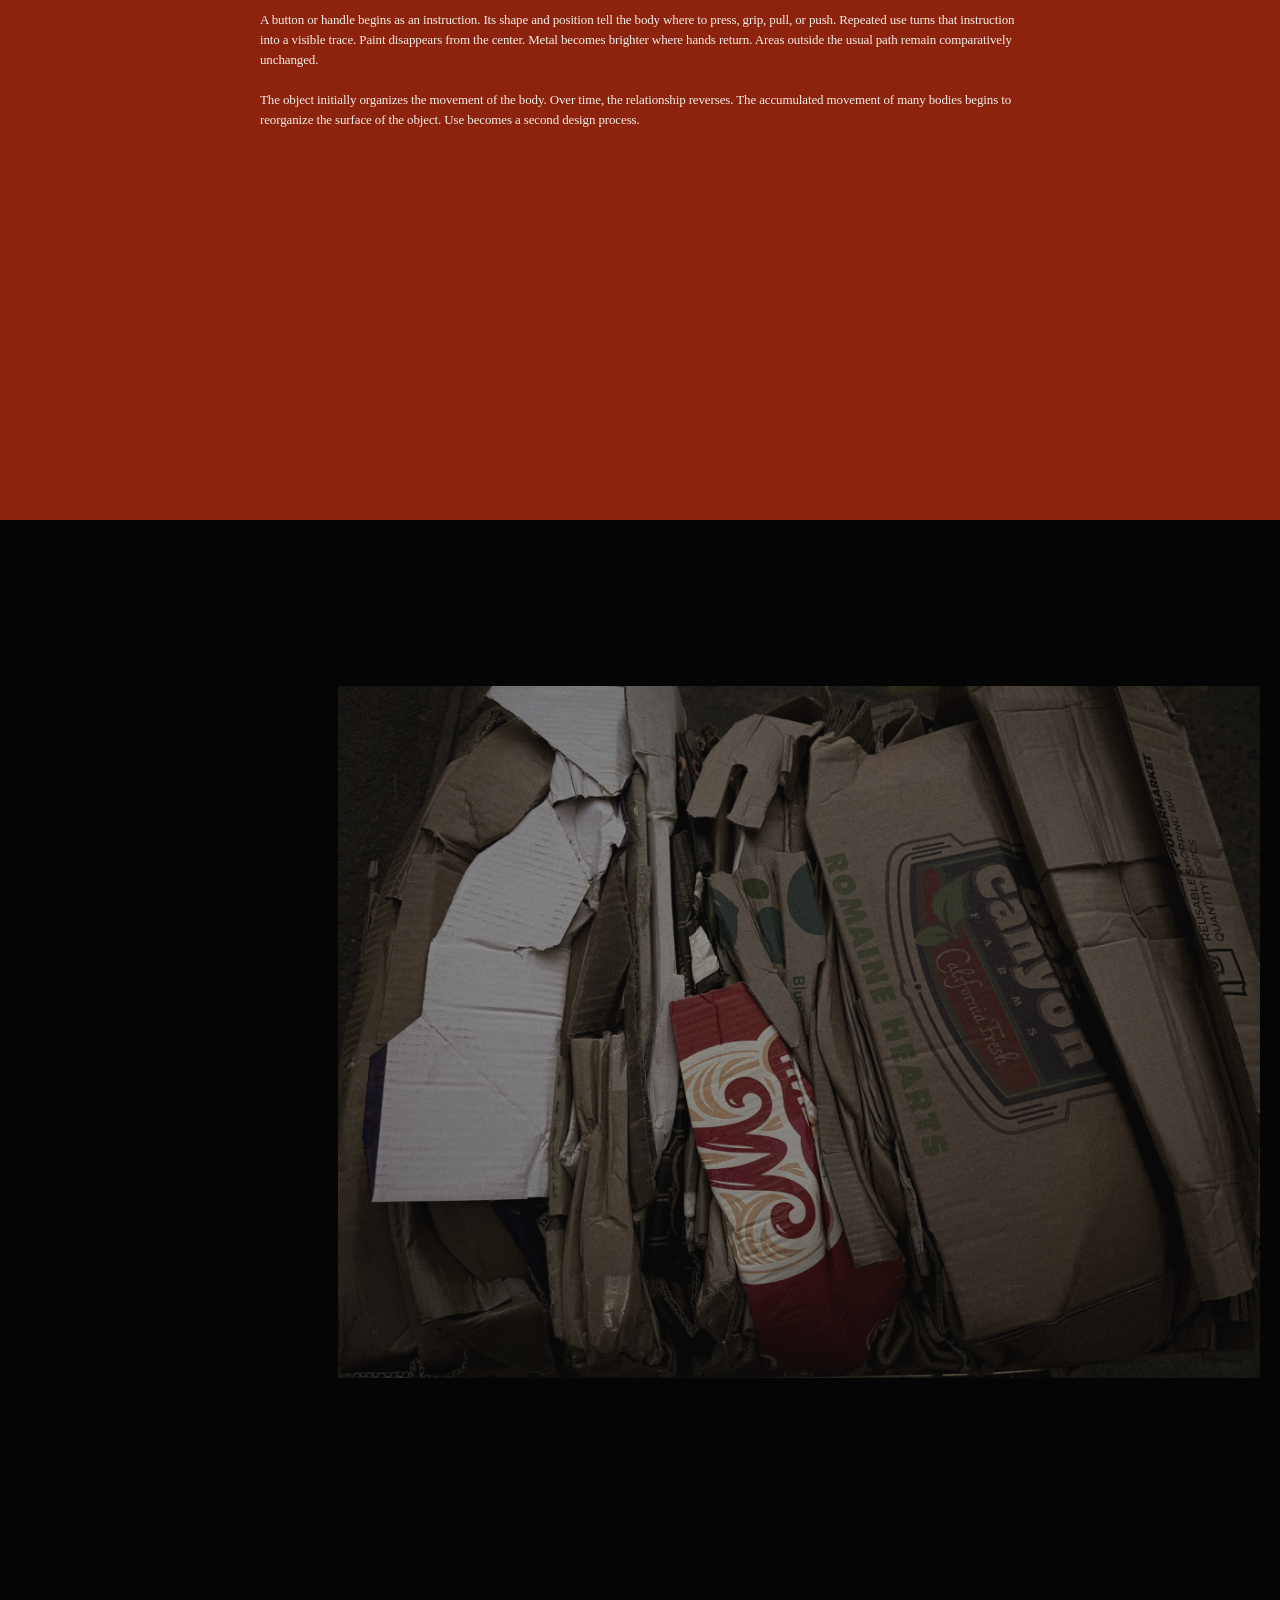
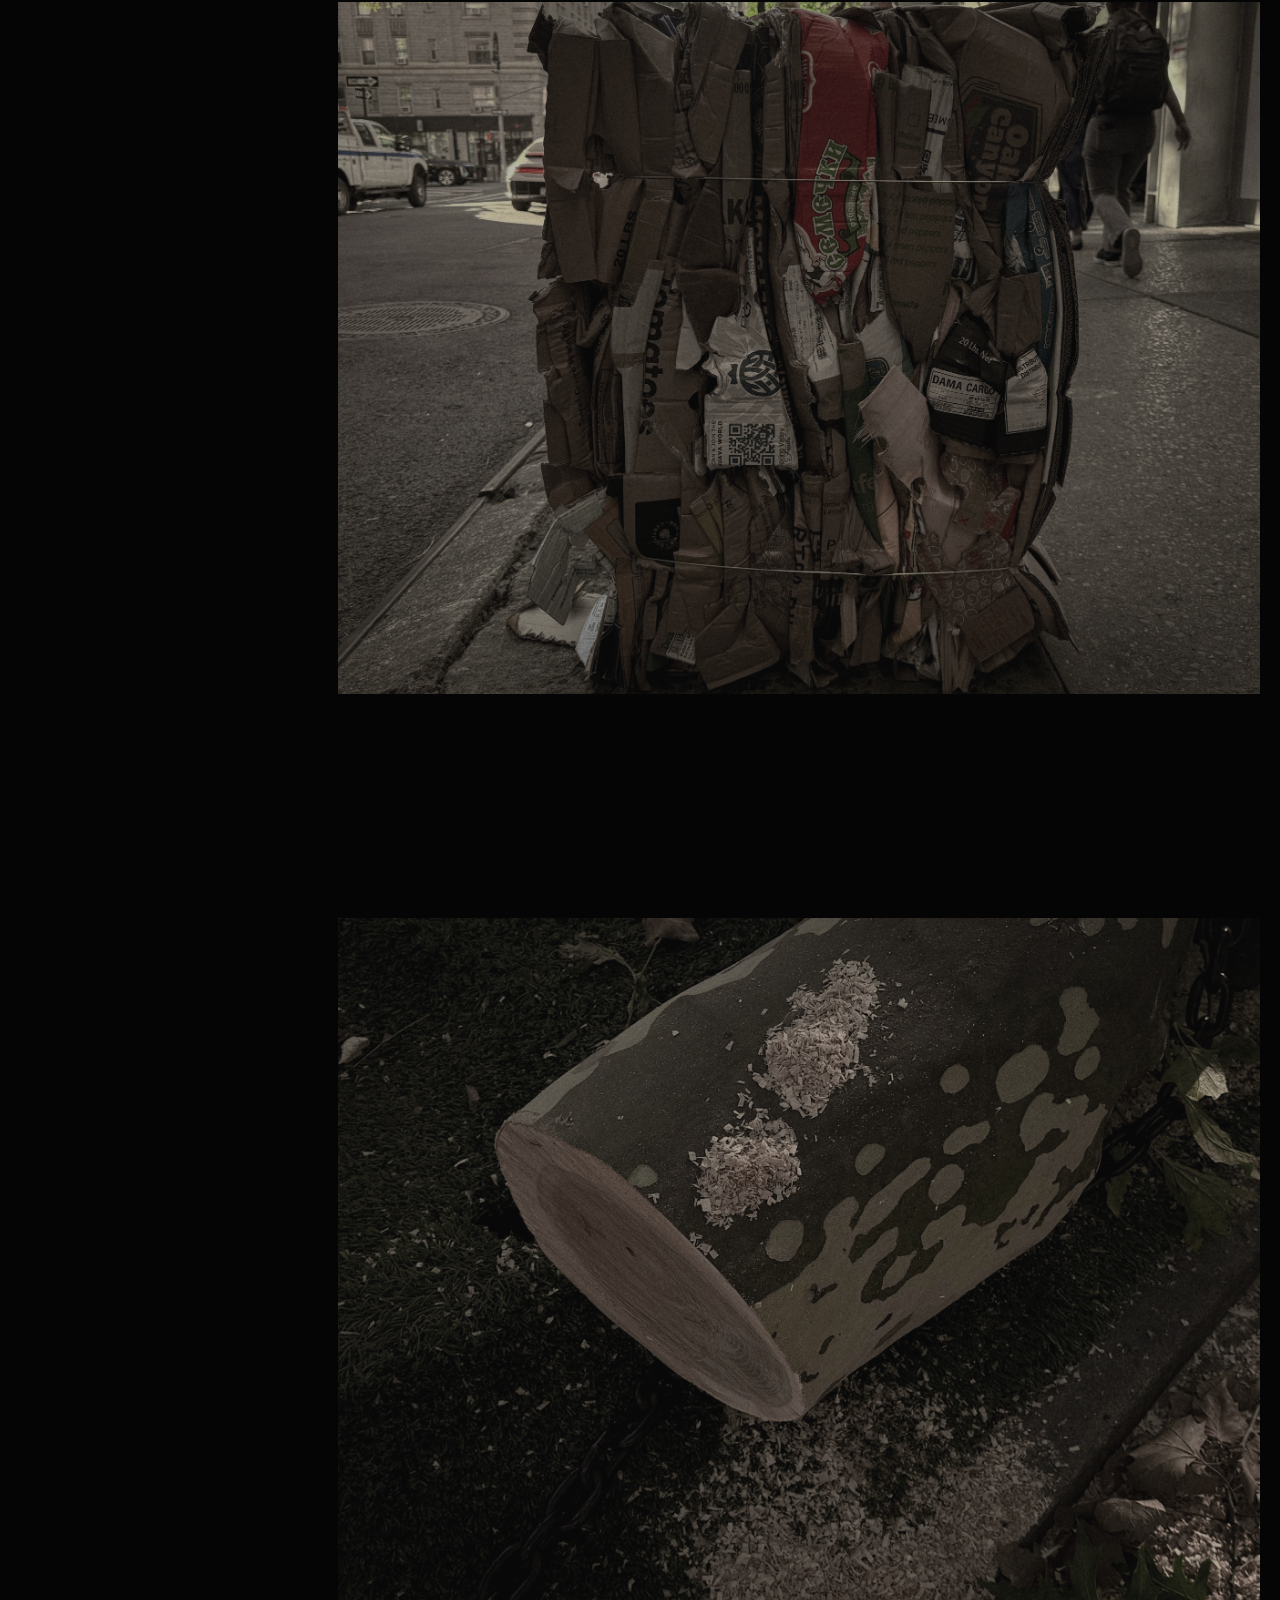
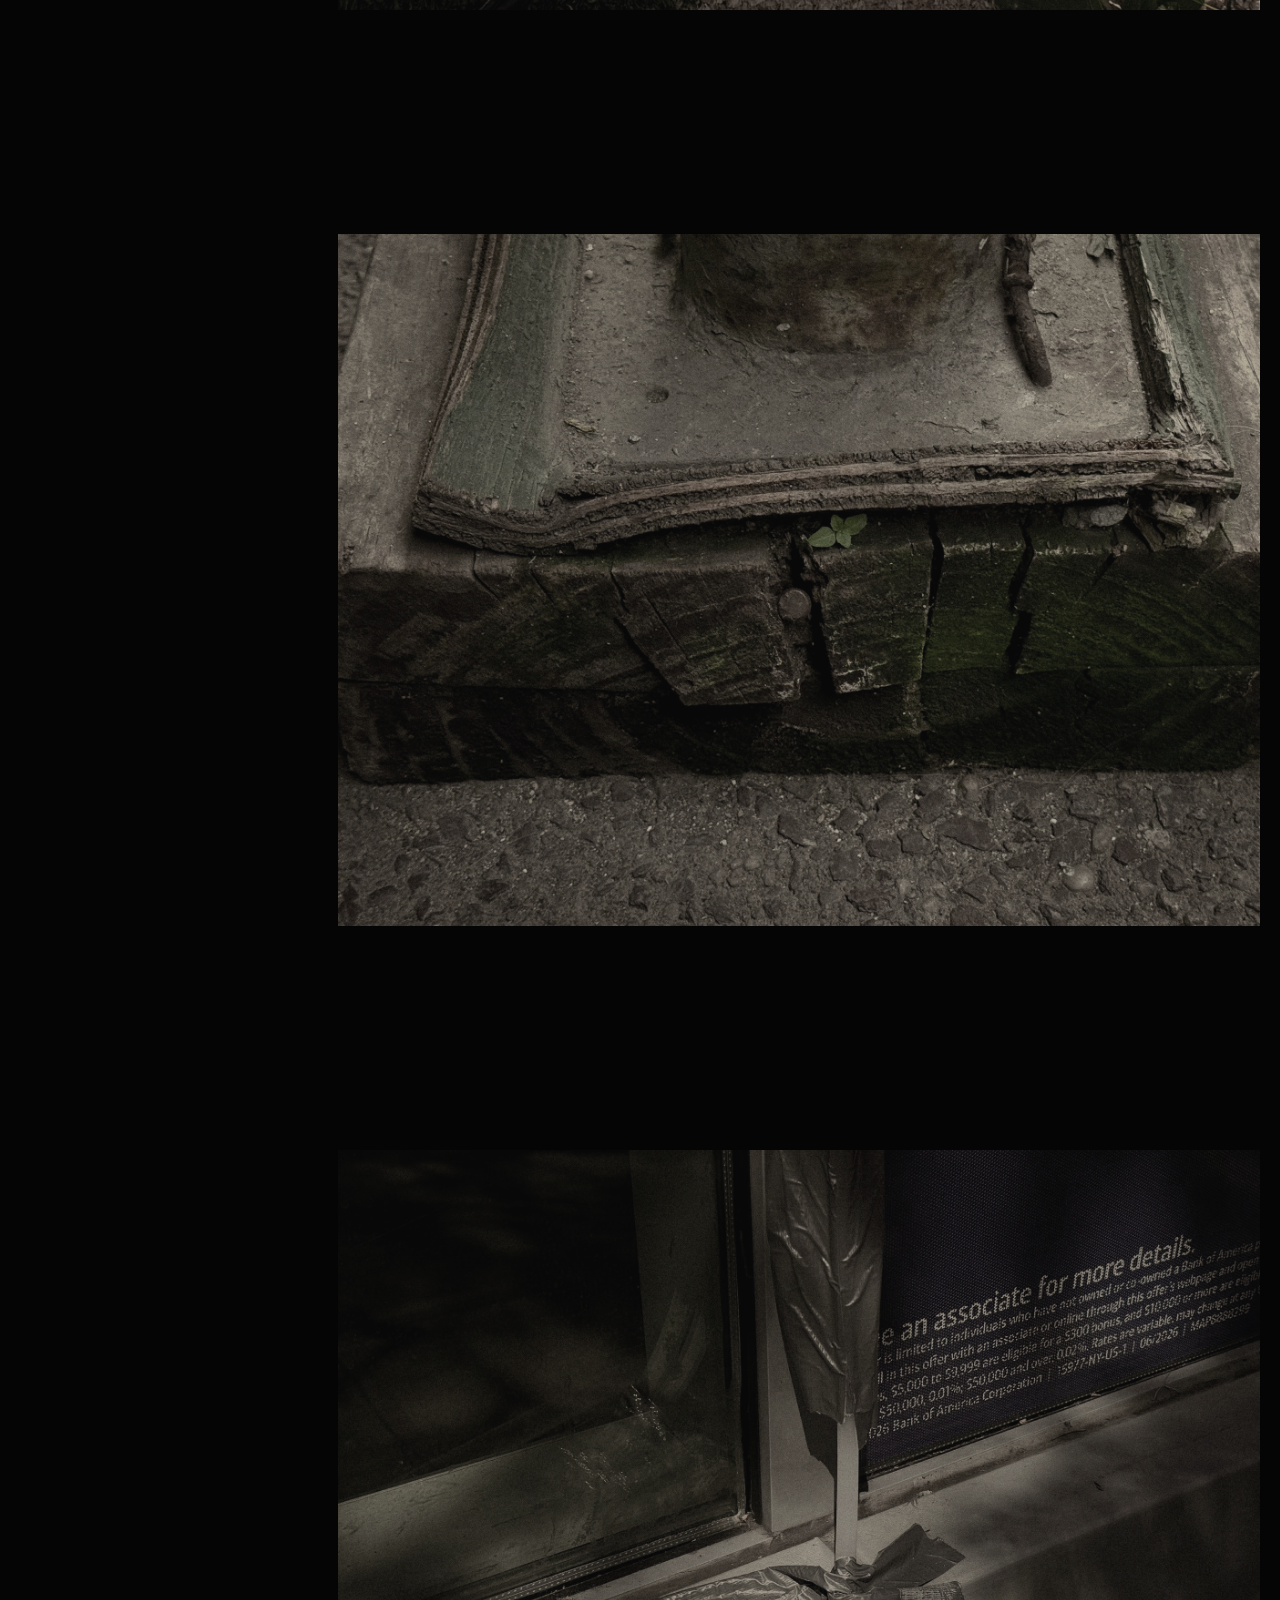
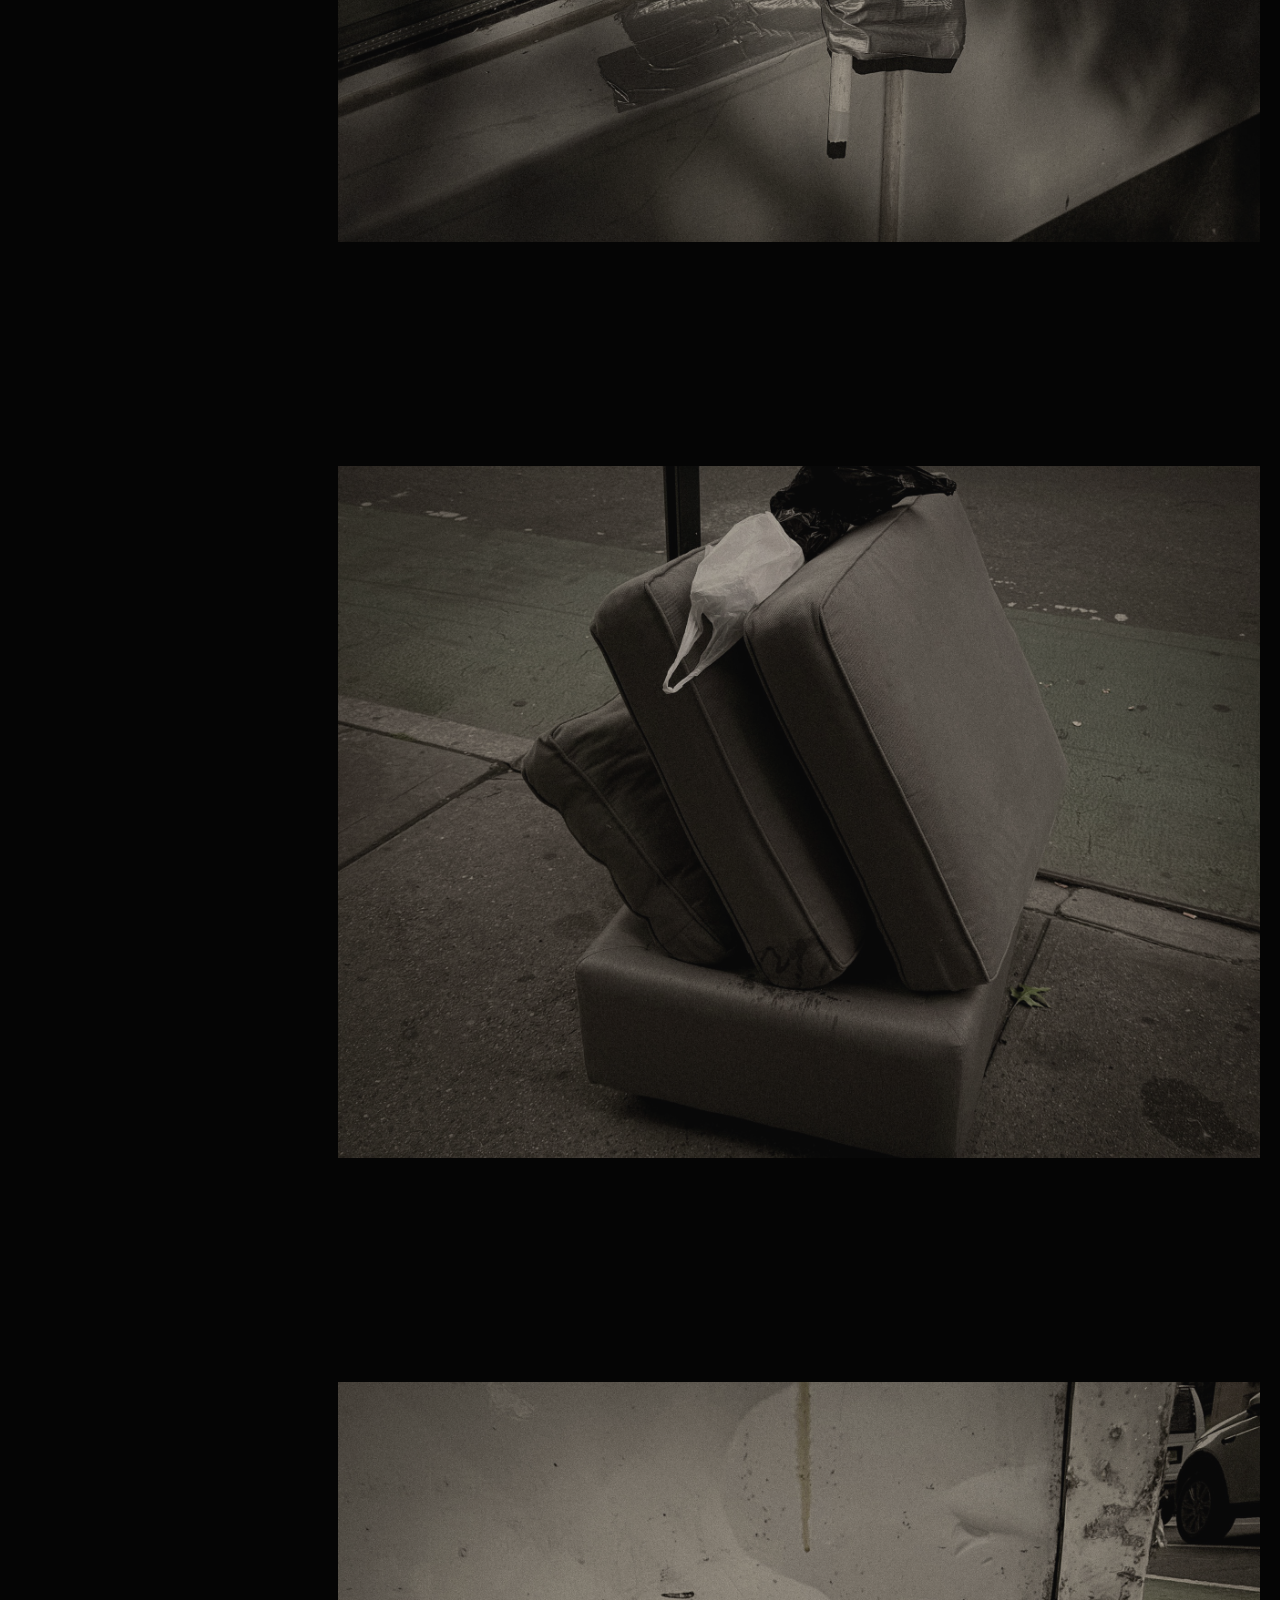
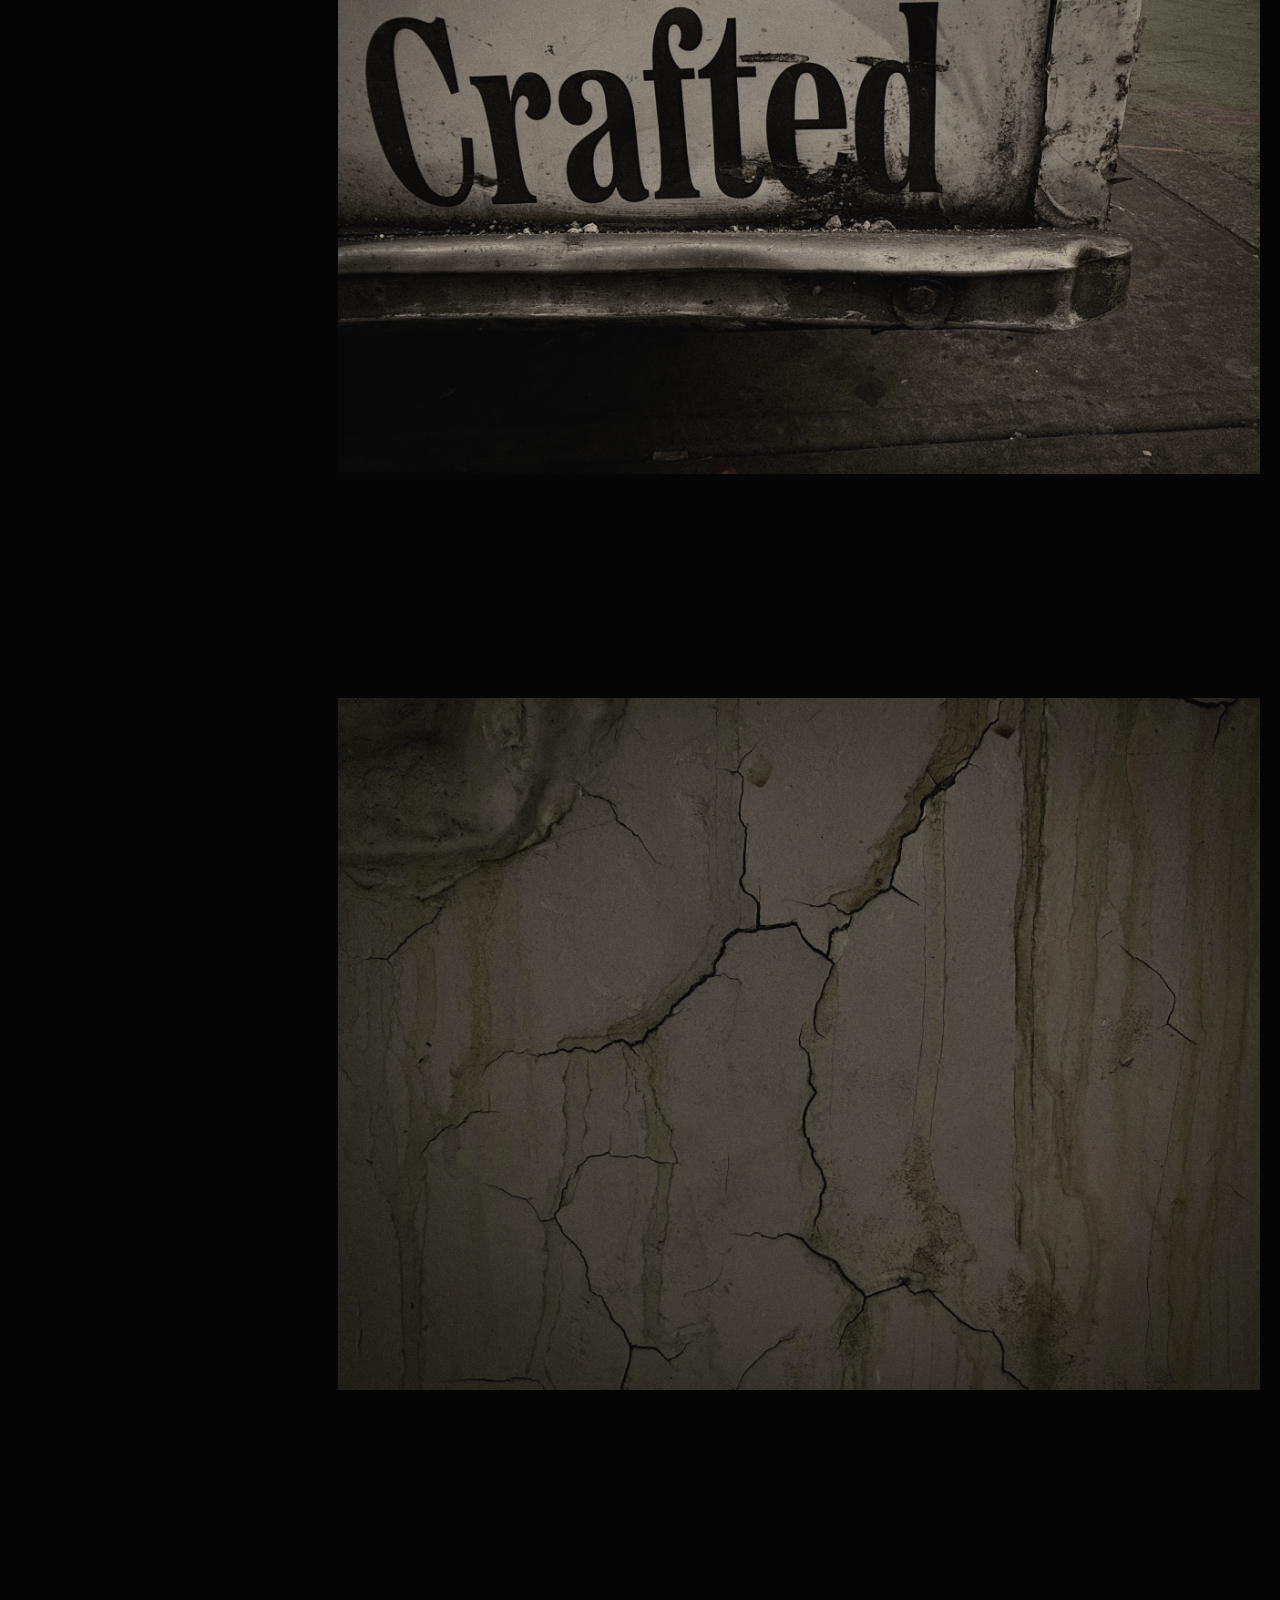
<file: given-again.html>
<!doctype html>
<html lang="en">
<head>
  <meta charset="utf-8" />
  <meta name="viewport" content="width=device-width, initial-scale=1" />
  <title>FORM GIVEN AGAIN — Forms in Relation</title>
  <link rel="stylesheet" href="styles.css" />
</head>
<body class="story-page" data-theme="given">
  <nav class="site-nav" aria-label="Main navigation">
    <div class="site-nav-left">
      <a class="site-title" href="index.html">THERE IS NO FINAL FORM</a>
      <button class="back-button" type="button" onclick="goBack()" aria-label="Go back">←</button>
    </div>

    <div class="symbol-links">
      <a href="received.html" title="Form Received">
        <span class="nav-shape nav-triangle"></span>
      </a>
      <a href="destroyed.html" title="Form Destroyed">
        <span class="nav-shape nav-square"></span>
      </a>
      <a href="given-again.html" class="active" title="Form Given Again">
        <span class="nav-shape nav-circle"></span>
      </a>
      <a href="collection.html" title="Collection">
        <span class="nav-shape nav-hexagon"></span>
      </a>
      <a class="info-link" href="about.html" title="About">i</a>
    </div>
  </nav>

  <main class="story-shell">
    <header class="story-header">
      <span class="story-index">03</span>
      <h1>FORM GIVEN AGAIN</h1>
      <p>the patch · repair · recycling · adaptation</p>
    </header>

    <section class="story-stage" id="storyStage" aria-label="Story images"></section>
  </main>

  <div class="text-overlay" id="textOverlay" aria-hidden="true">
    <button class="overlay-close" id="overlayClose" aria-label="Close text">×</button>
    <article class="text-card">
      <p class="text-kicker" id="overlayKicker">PATCH / REASSEMBLY</p>
      <h2 id="overlayTitle">REPAIR AND REUSE CREATE A SECOND FORM</h2>
      <p id="overlayBody">A form can continue by being patched, compressed, recycled, set aside for reuse, or made useful in another way. It does not return to zero; it becomes something else.</p>
    </article>
  </div>

  <script src="content.js"></script>
  <script src="script.js"></script>
</body>
</html>
</file>
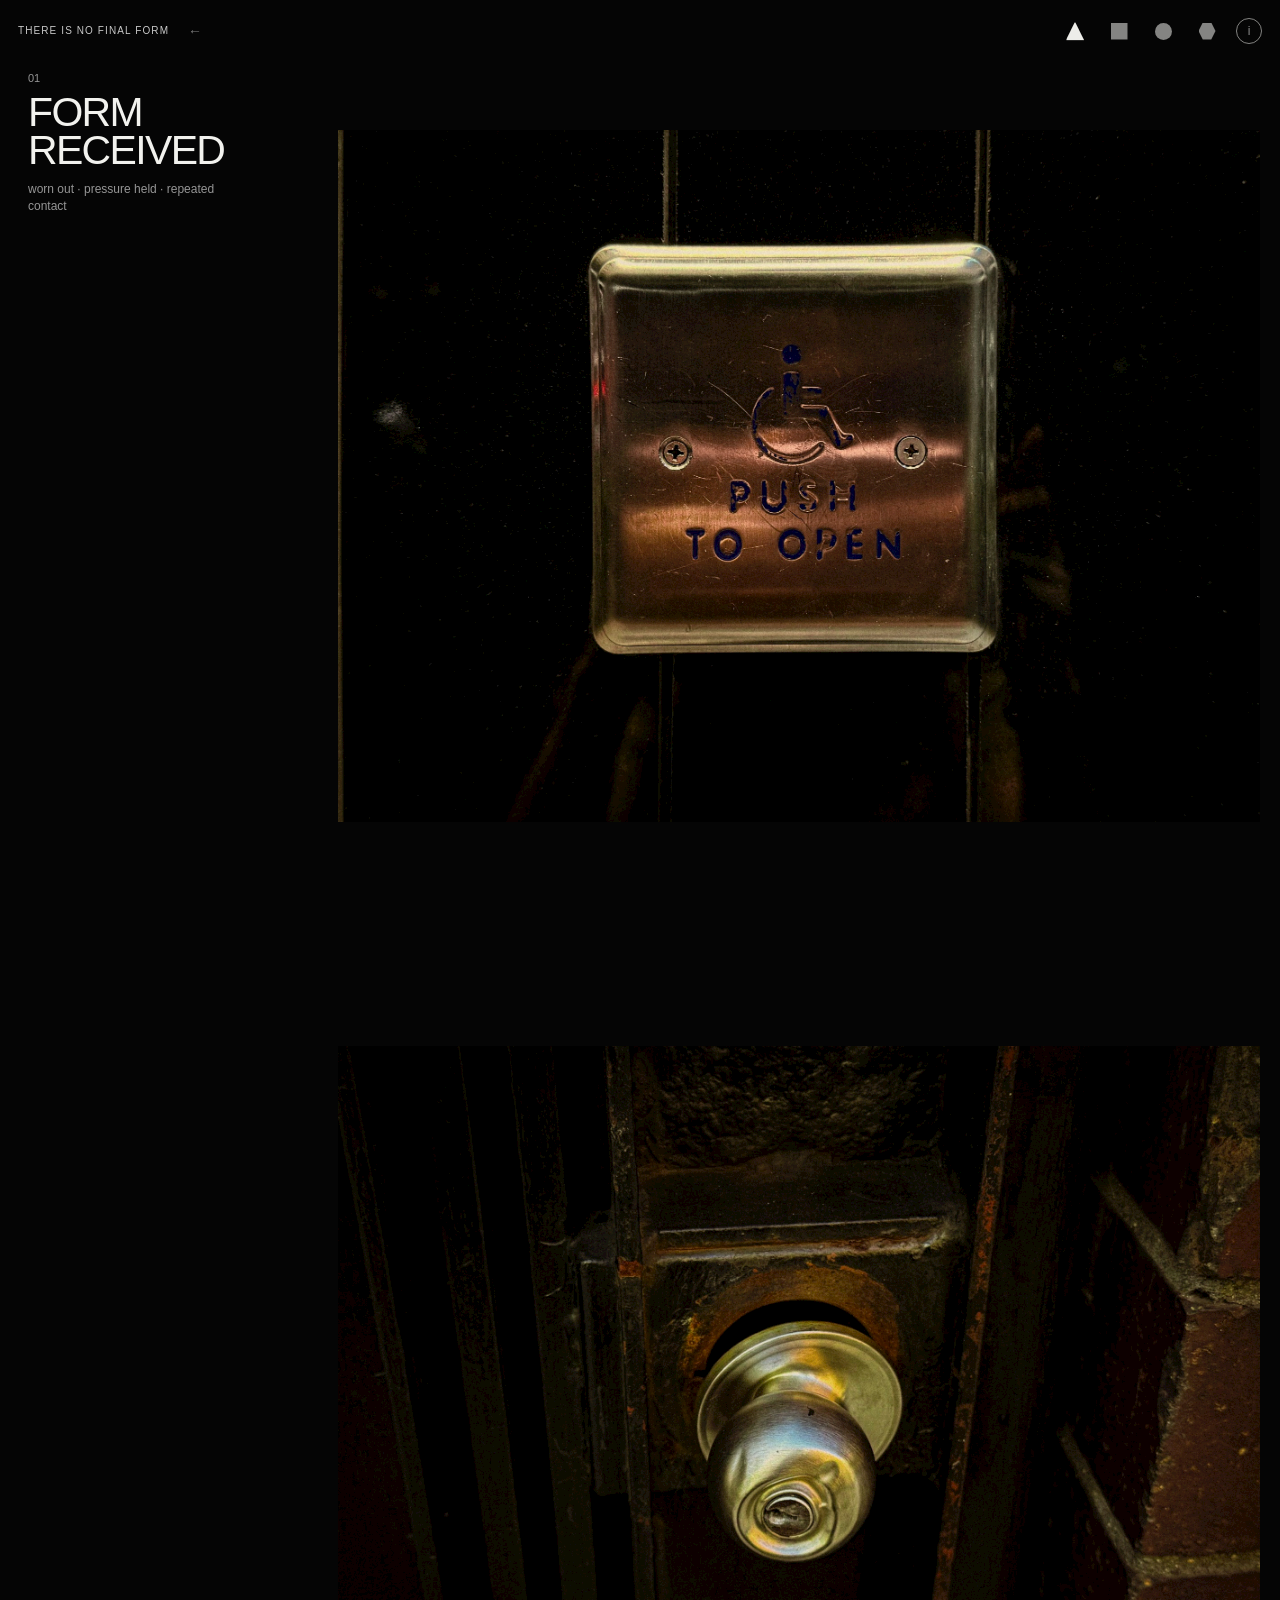
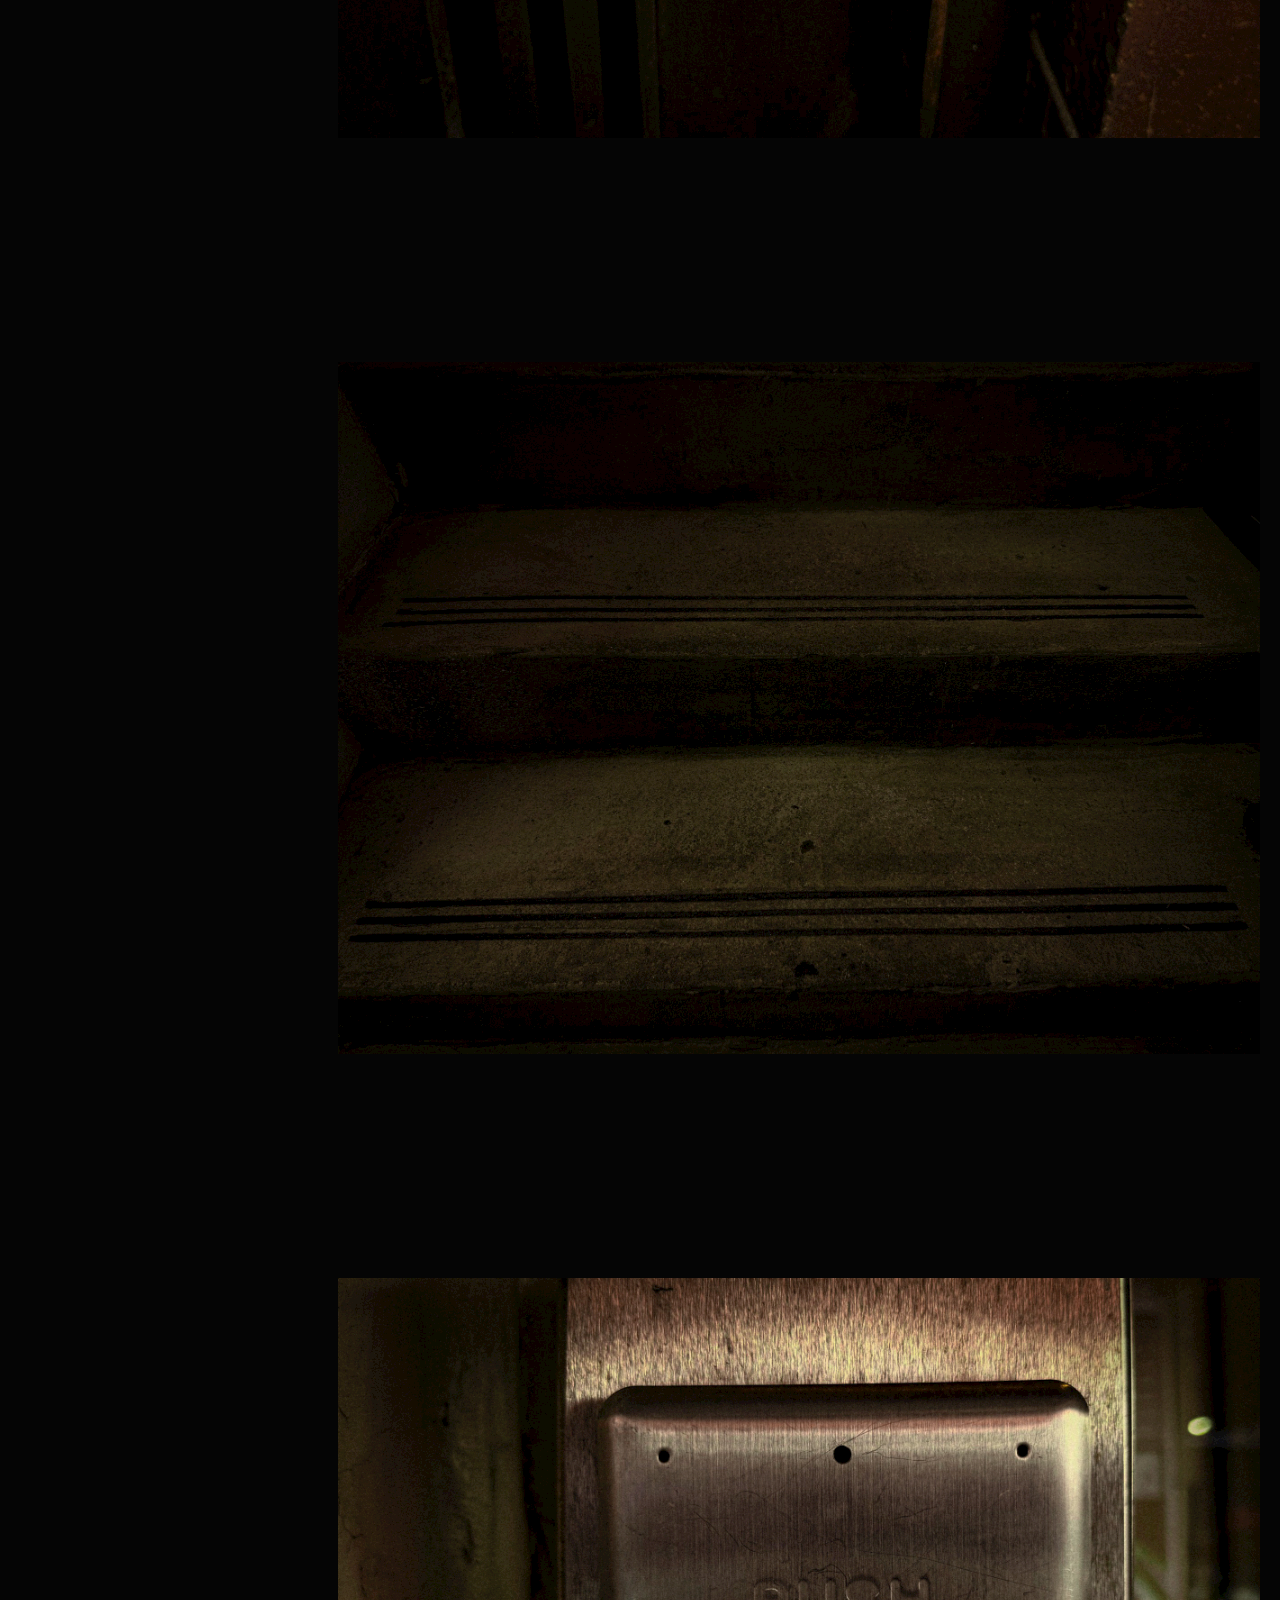
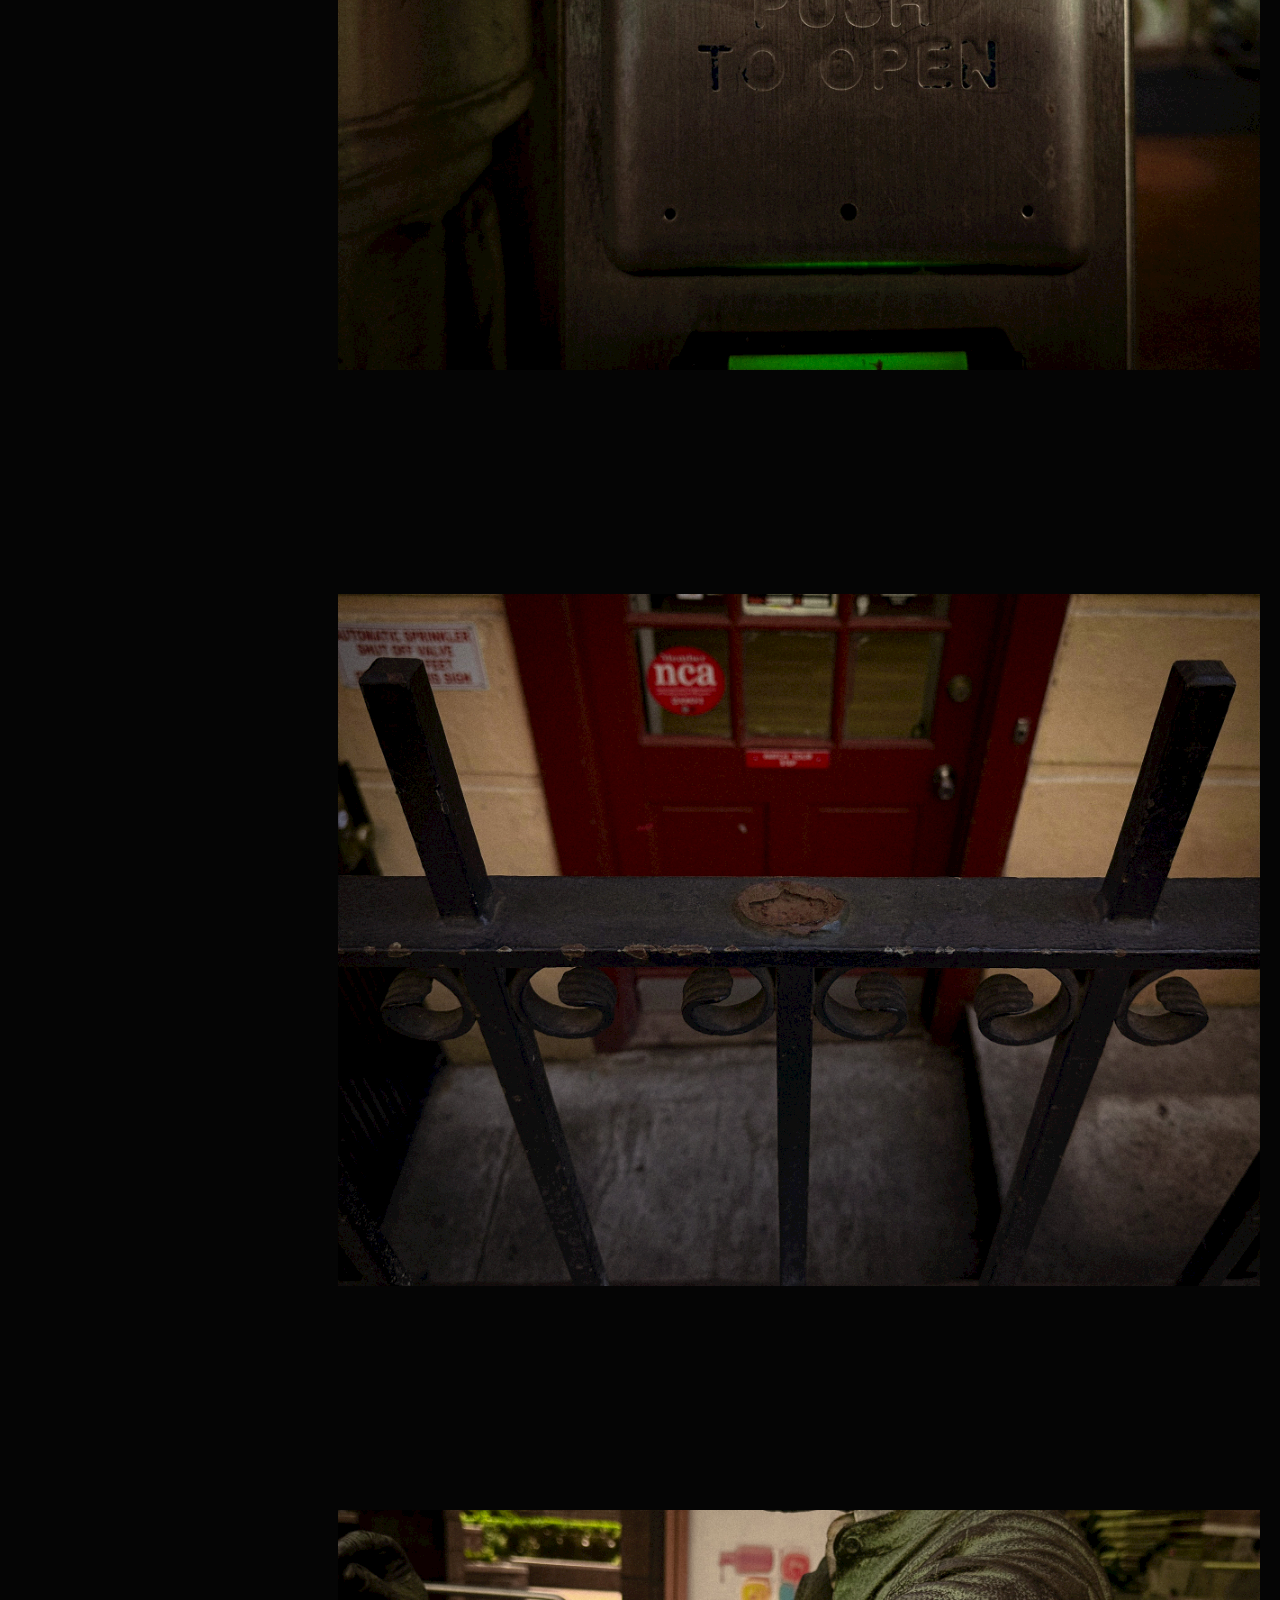
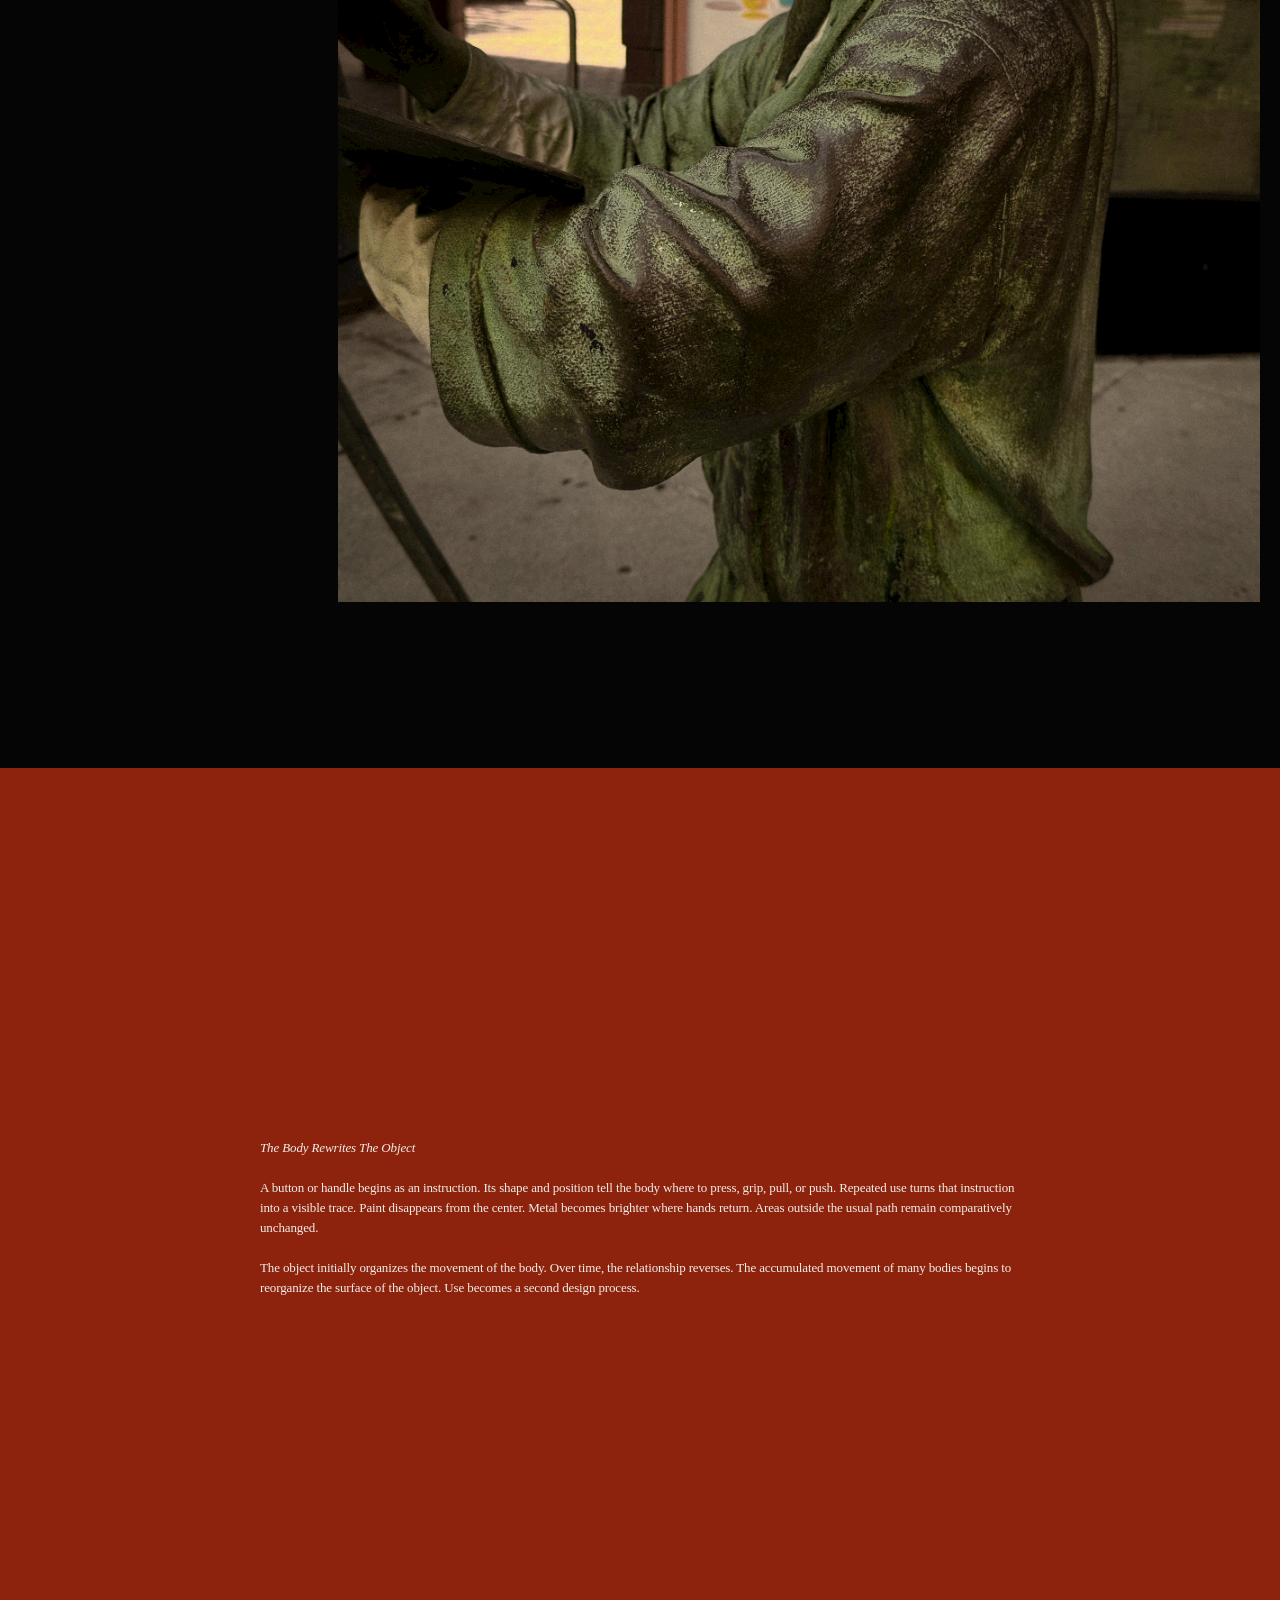
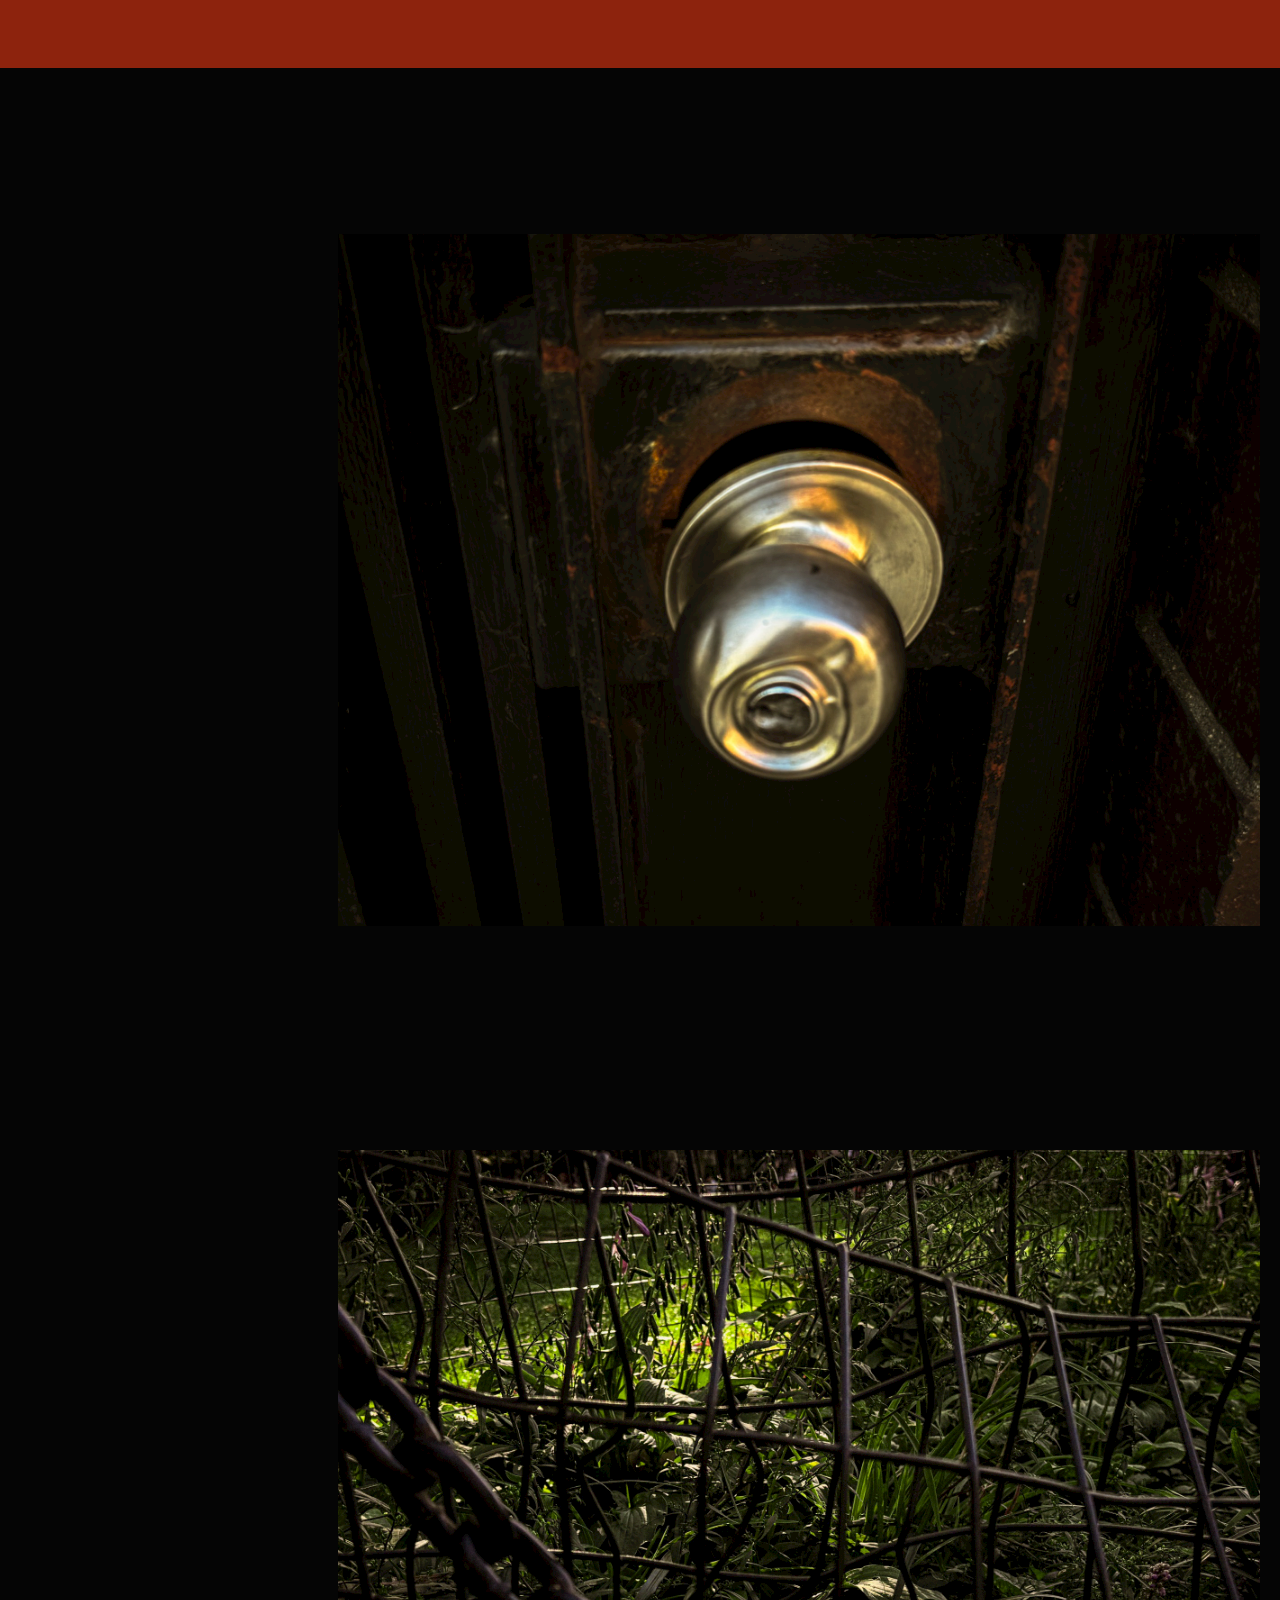
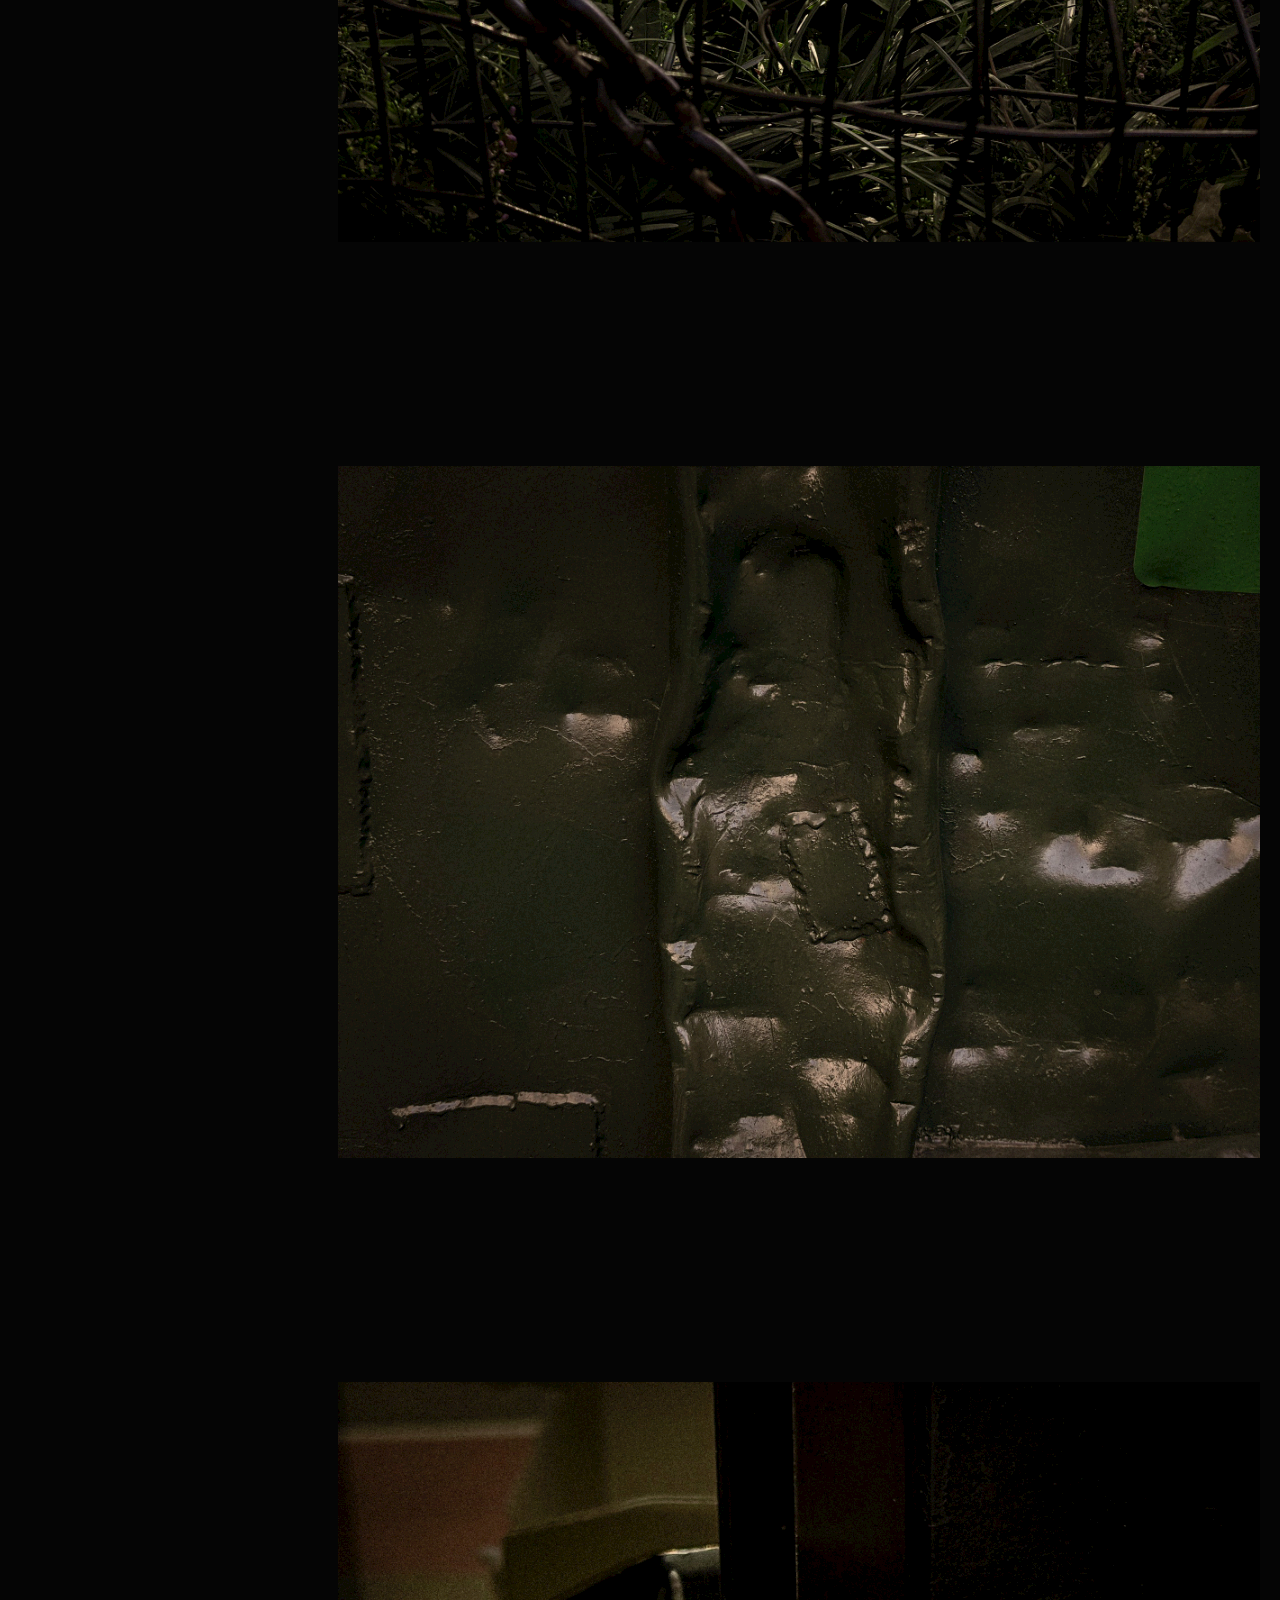
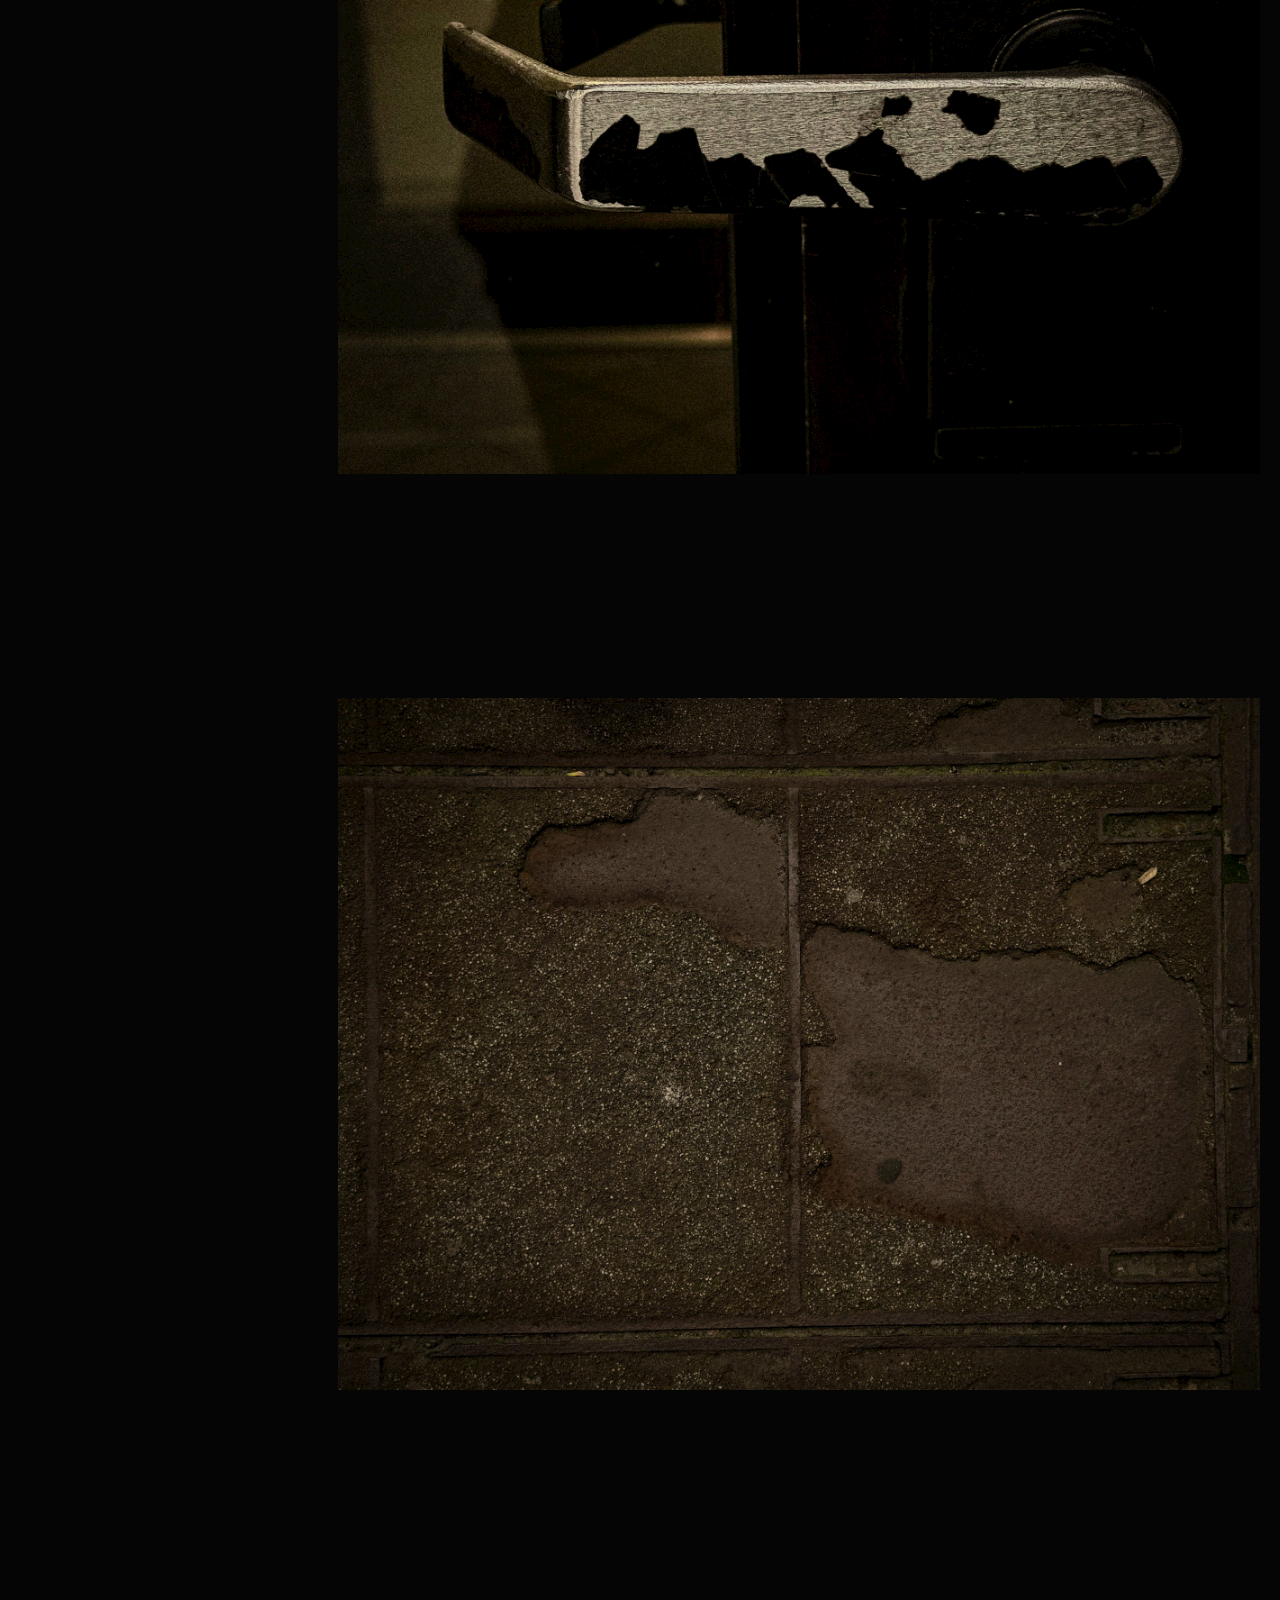
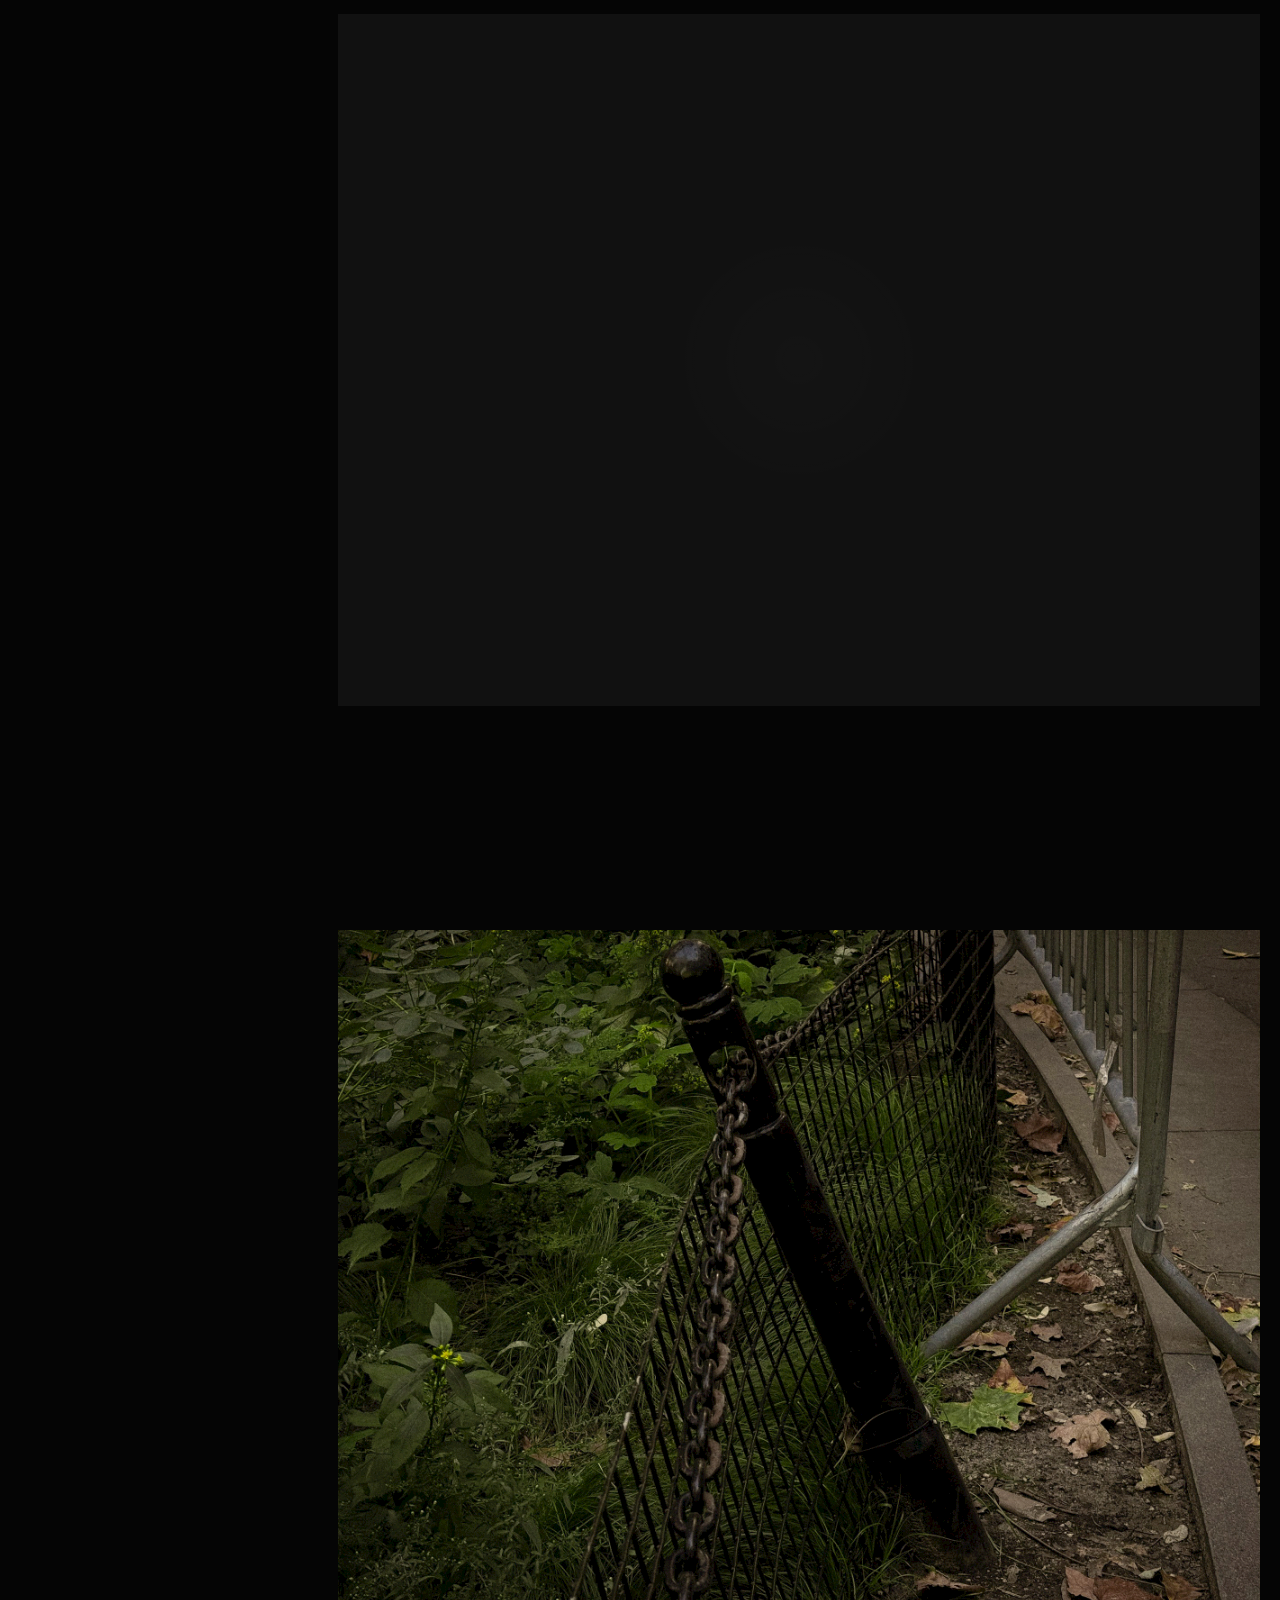
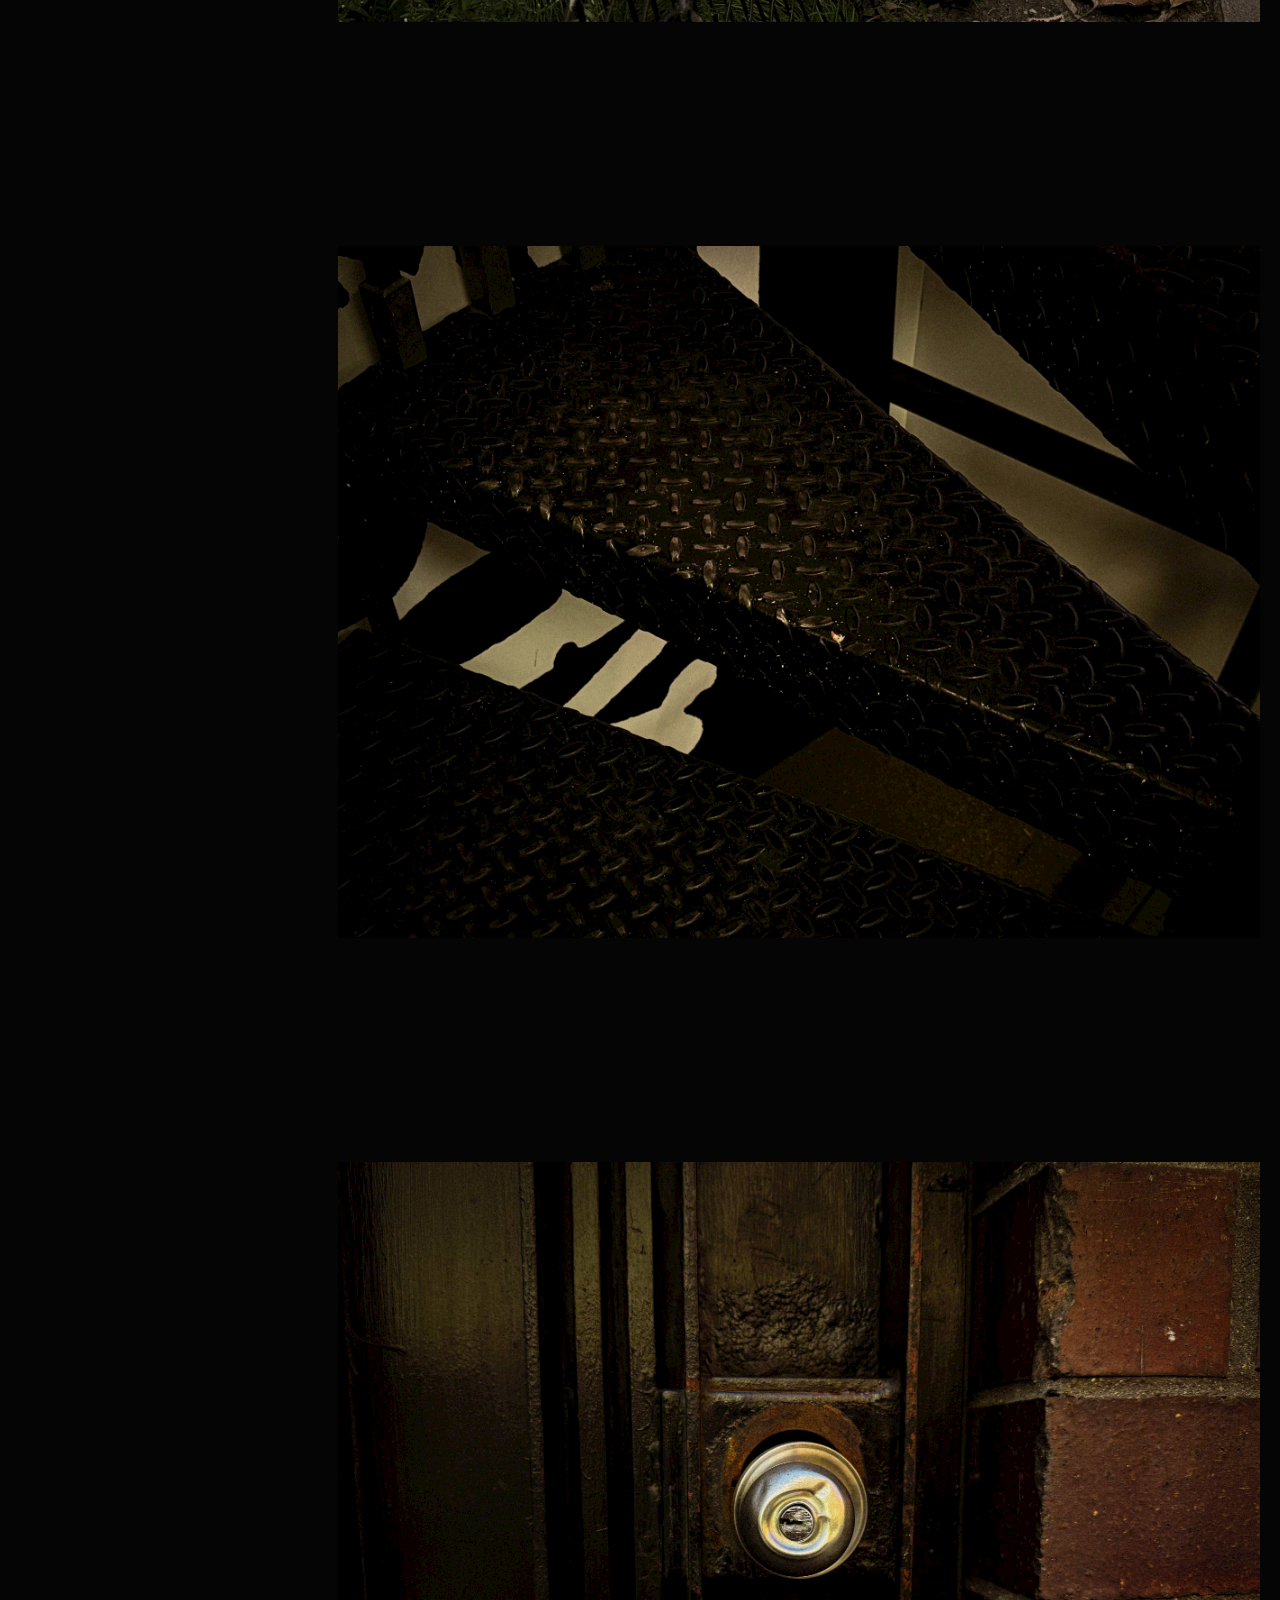
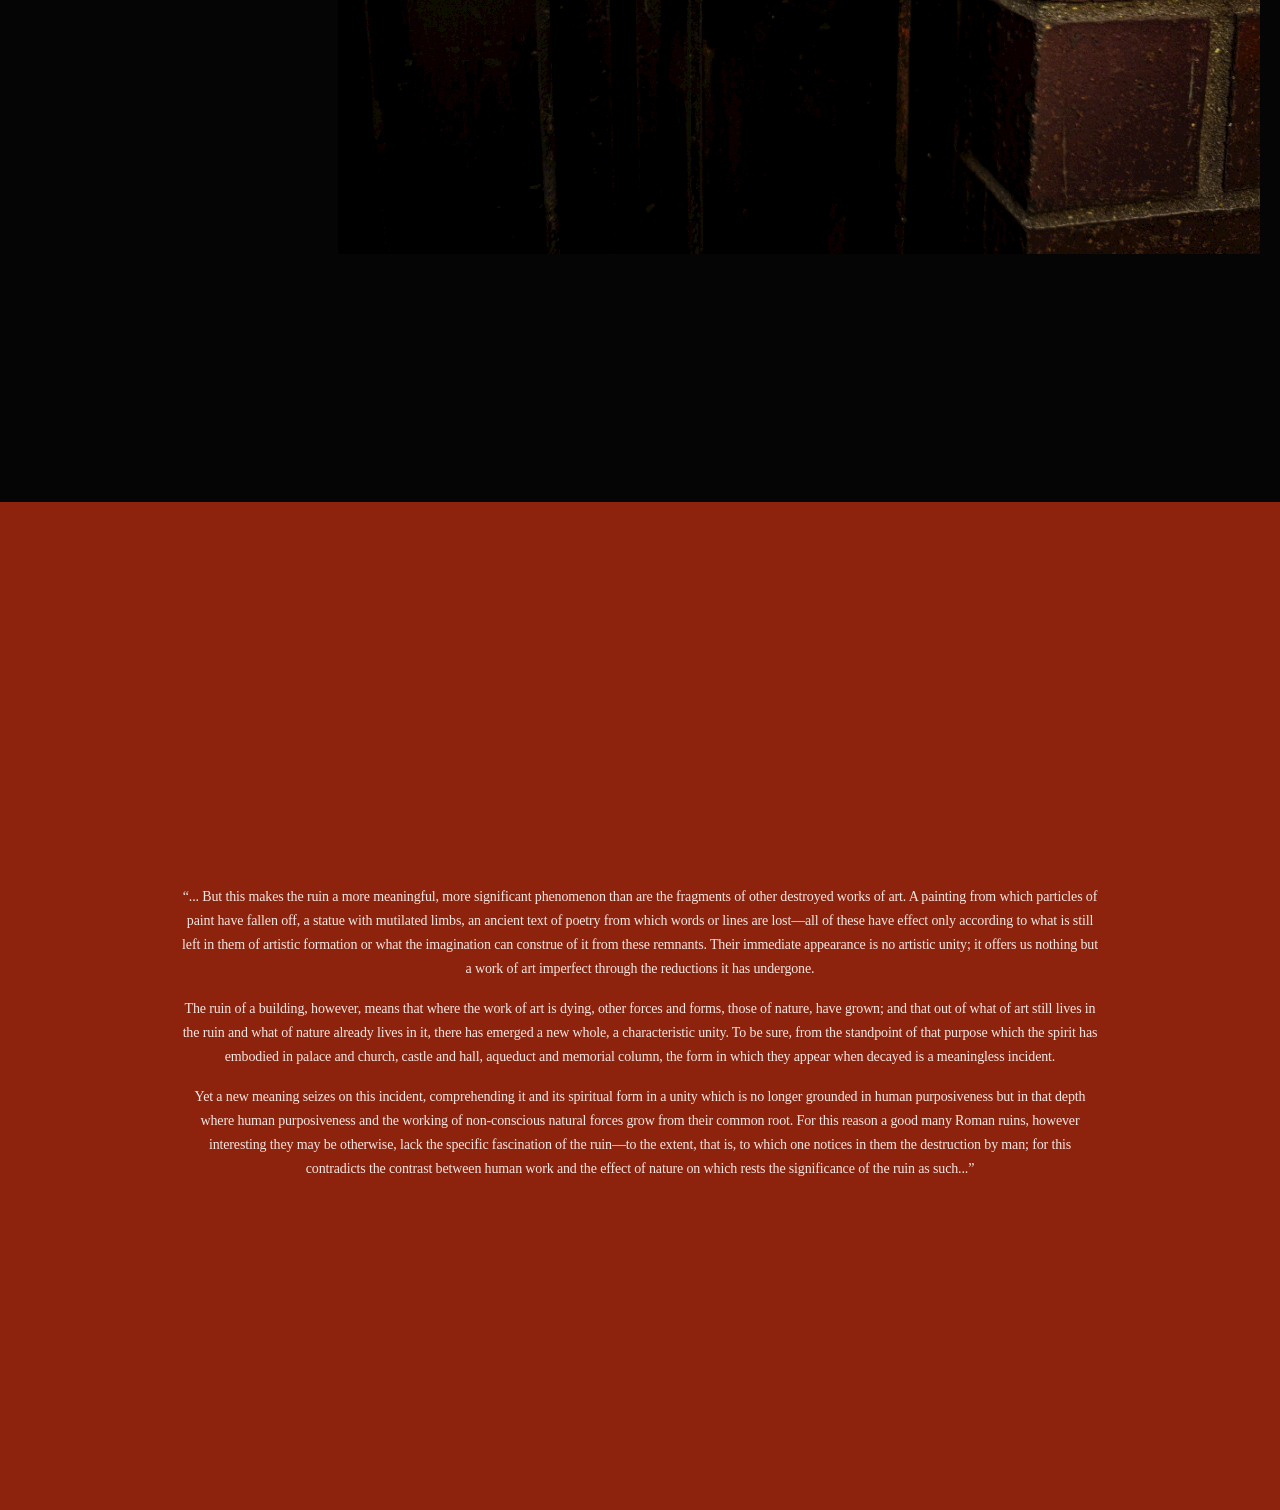
<file: received.html>
<!doctype html>
<html lang="en">
<head>
  <meta charset="utf-8" />
  <meta name="viewport" content="width=device-width, initial-scale=1" />
  <title>FORM RECEIVED — Forms in Relation</title>
  <link rel="stylesheet" href="styles.css" />
</head>
<body class="story-page" data-theme="received">
  <nav class="site-nav" aria-label="Main navigation">
    <div class="site-nav-left">
      <a class="site-title" href="index.html">THERE IS NO FINAL FORM</a>
      <button class="back-button" type="button" onclick="goBack()" aria-label="Go back">←</button>
    </div>

    <div class="symbol-links">
      <a href="received.html" class="active" title="Form Received">
        <span class="nav-shape nav-triangle"></span>
      </a>
      <a href="destroyed.html" title="Form Destroyed">
        <span class="nav-shape nav-square"></span>
      </a>
      <a href="given-again.html" title="Form Given Again">
        <span class="nav-shape nav-circle"></span>
      </a>
      <a href="collection.html" title="Collection">
        <span class="nav-shape nav-hexagon"></span>
      </a>
      <a class="info-link" href="about.html" title="About">i</a>
    </div>
  </nav>

  <main class="story-shell">
    <header class="story-header">
      <span class="story-index">01</span>
      <h1>FORM RECEIVED</h1>
      <p>worn out · pressure held · repeated contact</p>
    </header>

    <section class="story-stage" id="storyStage" aria-label="Story images"></section>
  </main>


  <section class="ruin-quote-section" aria-label="The Ruin excerpt">
    <div class="ruin-quote-inner">
<blockquote class="ruin-quote">
        <p>“... But this makes the ruin a more meaningful, more significant phenomenon than are the fragments of other destroyed works of art. A painting from which particles of paint have fallen off, a statue with mutilated limbs, an ancient text of poetry from which words or lines are lost—all of these have effect only according to what is still left in them of artistic formation or what the imagination can construe of it from these remnants. Their immediate appearance is no artistic unity; it offers us nothing but a work of art imperfect through the reductions it has undergone.</p>

        <p>The ruin of a building, however, means that where the work of art is dying, other forces and forms, those of nature, have grown; and that out of what of art still lives in the ruin and what of nature already lives in it, there has emerged a new whole, a characteristic unity. To be sure, from the standpoint of that purpose which the spirit has embodied in palace and church, castle and hall, aqueduct and memorial column, the form in which they appear when decayed is a meaningless incident.</p>

        <p>Yet a new meaning seizes on this incident, comprehending it and its spiritual form in a unity which is no longer grounded in human purposiveness but in that depth where human purposiveness and the working of non-conscious natural forces grow from their common root. For this reason a good many Roman ruins, however interesting they may be otherwise, lack the specific fascination of the ruin—to the extent, that is, to which one notices in them the destruction by man; for this contradicts the contrast between human work and the effect of nature on which rests the significance of the ruin as such...”</p>
      </blockquote>
    </div>
  </section>

  <div class="text-overlay" id="textOverlay" aria-hidden="true">
    <button class="overlay-close" id="overlayClose" aria-label="Close text">×</button>
    <article class="text-card">
      <p class="text-kicker" id="overlayKicker">WORN OUT / PRESSURE HELD</p>
      <h2 id="overlayTitle">A FORM THAT REMEMBERS CONTACT</h2>
      <p id="overlayBody">Repeated touch, pressure, and friction do not simply pass over a surface. They accumulate and remain visible as polish, thinning paint, softened edges, and dents.</p>
    </article>
  </div>

  <script src="content.js"></script>
  <script src="script.js"></script>
</body>
</html>
</file>
<file: styles.css>
:root {
  --bg: #050505;
  --fg: #f2f2ee;
  --muted: #969696;
  --panel: rgba(245, 245, 238, 0.96);
  --panel-text: #111;
}

* {
  box-sizing: border-box;
}

html {
  background: var(--bg);
}

body {
  margin: 0;
  background: var(--bg);
  color: var(--fg);
  font-family: Arial, Helvetica, sans-serif;
  min-height: 100vh;
}

a {
  color: inherit;
  text-decoration: none;
}

button {
  font: inherit;
}

/* LANDING ------------------------------------------------------------ */

.landing {
  width: 100vw;
  height: 100vh;
  display: grid;
  place-items: center;
  position: relative;
  overflow: hidden;
}

.landing-shape-link {
  width: 62px;
  height: 62px;
  display: grid;
  place-items: center;
  z-index: 2;
}

.landing-shape {
  width: 20px;
  height: 20px;
  display: block;
  overflow: visible;
  transform-origin: 50% 50%;
  transition: transform 180ms ease, opacity 120ms ease;
}

.landing-shape polygon {
  fill: var(--fg);
}

.landing-shape-link:hover .landing-shape {
  transform: scale(1.38);
}

.shape-label {
  position: absolute;
  left: 50%;
  transform: translateX(-50%);
  font-size: 10px;
  line-height: 1;
  letter-spacing: 0.12em;
  text-transform: uppercase;
  white-space: nowrap;
}

.shape-label {
  top: calc(50% + 45px);
  opacity: 0;
  transition: opacity 180ms ease;
}


.landing-shape-link:hover + .shape-label {
  opacity: 1;
}

/* SITE NAV ----------------------------------------------------------- */

.site-nav {
  position: fixed;
  z-index: 100;
  top: 16px;
  left: 18px;
  right: 18px;
  display: flex;
  align-items: center;
  justify-content: space-between;
  gap: 24px;
  mix-blend-mode: difference;
  color: white;
}

.site-nav-left,
.symbol-links {
  display: flex;
  align-items: center;
  gap: 14px;
}

.site-title {
  font-size: 10px;
  line-height: 1;
  letter-spacing: .11em;
  text-transform: uppercase;
  white-space: nowrap;
  opacity: .8;
  transition: opacity 150ms ease;
}

.site-title:hover {
  opacity: 1;
}

.back-button {
  border: 0;
  width: 24px;
  height: 24px;
  padding: 0;
  display: inline-grid;
  place-items: center;
  background: transparent;
  color: inherit;
  font-size: 14px;
  line-height: 1;
  cursor: pointer;
  opacity: .48;
  transition: opacity 150ms ease;
}

.back-button:hover {
  opacity: 1;
}

.symbol-links a {
  width: 30px;
  height: 30px;
  min-width: 30px;
  min-height: 30px;
  display: flex;
  align-items: center;
  justify-content: center;
  opacity: 0.55;
  transition: opacity 150ms ease, transform 150ms ease;
}

.symbol-links a:hover,
.symbol-links a.active {
  opacity: 1;
  transform: scale(1.08);
}

.nav-shape {
  width: 17px;
  height: 17px;
  display: block;
  background: #f2f2ee;
}

.nav-triangle {
  clip-path: polygon(50% 0%, 100% 100%, 0% 100%);
}

.nav-square {
  clip-path: polygon(0 0, 100% 0, 100% 100%, 0 100%);
}

.nav-circle {
  border-radius: 50%;
}

.nav-hexagon {
  clip-path: polygon(25% 0%, 75% 0%, 100% 50%, 75% 100%, 25% 100%, 0% 50%);
}

.symbol-links .info-link {
  width: 26px;
  height: 26px;
  min-width: 26px;
  min-height: 26px;
  border: 1px solid #f2f2ee;
  border-radius: 50%;
  display: flex;
  align-items: center;
  justify-content: center;
  font-size: 12px;
  line-height: 1;
}

@media (max-width: 700px) {
  .site-nav {
    align-items: flex-start;
  }

  .site-nav-left {
    align-items: flex-start;
    flex-direction: column;
    gap: 7px;
  }

  .symbol-links {
    gap: 6px;
  }

  .site-title {
    font-size: 8px;
  }
}

/* STORY -------------------------------------------------------------- */

.story-shell {
  min-height: 100vh;
  padding: 72px 28px 28px;
  display: grid;
  grid-template-columns: 260px 1fr;
  gap: 30px;
}

.story-header {
  position: relative;
  z-index: 2;
  align-self: start;
}

.story-index {
  display: block;
  font-size: 11px;
  color: var(--muted);
  margin-bottom: 10px;
}

.story-header h1 {
  font-size: clamp(28px, 3.2vw, 54px);
  line-height: 0.92;
  font-weight: 400;
  letter-spacing: -0.04em;
  margin: 0 0 12px;
}

.story-header p {
  max-width: 210px;
  margin: 0;
  color: var(--muted);
  font-size: 12px;
  line-height: 1.35;
}

.story-stage {
  min-height: calc(100vh - 100px);
  display: grid;
  justify-items: center;
  align-content: center;
  gap: 10px;
  position: relative;
  overflow: hidden;
}

.image-button {
  width: min(78vw, 1050px);
  border: 0;
  padding: 0;
  background: transparent;
  color: inherit;
  cursor: pointer;
}

.story-media {
  --mx: 0;
  --my: 0;
  width: 100%;
  aspect-ratio: 4 / 3;
  position: relative;
  overflow: hidden;
  background: #111;
  isolation: isolate;
}

.story-media > img {
  width: 100%;
  height: 100%;
  object-fit: cover;
  display: block;
  user-select: none;
  pointer-events: none;
}


.story-arrow {
  position: absolute;
  z-index: 4;
  top: 50%;
  transform: translateY(-50%);
  width: 44px;
  height: 44px;
  border: 0;
  border-radius: 50%;
  background: transparent;
  color: rgba(255,255,255,.65);
  font-size: 34px;
  cursor: pointer;
  transition: color 150ms ease, transform 150ms ease;
}

.story-arrow:hover {
  color: white;
}

.story-arrow.prev {
  left: 4px;
}

.story-arrow.next {
  right: 4px;
}

.filter-defs {
  position: absolute;
}

/* RECEIVED: soft pressure / stored touch ------------------------------ */

.effect-received > img {
  filter: url(#receivedDistort);
  transform:
    scaleX(calc(1 + (var(--mx) * 0.03)))
    scaleY(calc(1 - (var(--my) * 0.025)));
  transform-origin: center;
  transition: transform 80ms linear;
}

.effect-received::after {
  content: "";
  position: absolute;
  inset: 0;
  pointer-events: none;
  background:
    radial-gradient(
      circle at calc(50% + var(--mx) * 18%) calc(50% + var(--my) * 18%),
      rgba(255,255,255,.08),
      transparent 24%
    );
  mix-blend-mode: soft-light;
}

/* DESTROYED: horizontal rupture -------------------------------------- */

.effect-destroyed > img {
  filter: contrast(1.1) saturate(.9);
  transform: scale(1.01);
}

.destroy-slices {
  position: absolute;
  inset: 0;
  pointer-events: none;
  z-index: 2;
}

.destroy-slice {
  position: absolute;
  inset: 0;
  background-image: var(--slice-image);
  background-size: cover;
  background-position: center;
  clip-path: inset(var(--top) 0 var(--bottom) 0);
  transform: translateX(var(--shift));
  opacity: 0.88;
  filter: contrast(1.18) saturate(1.25);
  mix-blend-mode: screen;
  transition: transform 70ms linear;
}

.effect-destroyed::after {
  content: "";
  position: absolute;
  z-index: 3;
  inset: 0;
  pointer-events: none;
  background:
    repeating-linear-gradient(
      to bottom,
      transparent 0,
      transparent 7px,
      rgba(255,255,255,.035) 8px
    );
  mix-blend-mode: overlay;
}

/* GIVEN AGAIN: renewal / second life -------------------------------- */

.effect-given {
  --repair-x: 50%;
  --repair-y: 50%;
  --repair-size: 0px;
}

/* The existing form remains visible, but quieter — like a used surface. */
.effect-given > img {
  opacity: 1;
  filter: grayscale(.42) contrast(.92) brightness(.82);
  transform: scale(1.012);
  transition:
    filter 420ms ease,
    transform 520ms cubic-bezier(.2,.75,.15,1);
}

/* A cleaner second state is revealed locally beneath the cursor. */
.renewal-layer {
  position: absolute;
  inset: 0;
  z-index: 2;
  pointer-events: none;
  background-image: var(--renew-image);
  background-size: cover;
  background-position: center;
  background-repeat: no-repeat;
  clip-path: circle(var(--repair-size) at var(--repair-x) var(--repair-y));
  filter: saturate(1.06) contrast(1.04) brightness(1.03);
  transform: scale(1.002);
  transition: clip-path 300ms cubic-bezier(.2,.75,.15,1);
}

/* A thin seam makes the revealed area read as a new layer / repair. */
.renewal-ring {
  position: absolute;
  z-index: 3;
  left: var(--repair-x);
  top: var(--repair-y);
  width: 172px;
  height: 172px;
  border: 1px solid rgba(242,242,238,.62);
  border-radius: 50%;
  transform: translate(-50%, -50%) scale(.72);
  opacity: 0;
  pointer-events: none;
  mix-blend-mode: difference;
  transition:
    opacity 180ms ease,
    transform 300ms cubic-bezier(.2,.75,.15,1);
}

.effect-given.is-renewing > img {
  filter: grayscale(.5) contrast(.9) brightness(.76);
  transform: scale(1.018);
}

.effect-given.is-renewing .renewal-ring {
  opacity: .72;
  transform: translate(-50%, -50%) scale(1);
}

/* TEXT OVERLAY ------------------------------------------------------- */

.text-overlay {
  position: fixed;
  z-index: 300;
  inset: 0;
  display: grid;
  place-items: center;
  padding: 24px;
  background: rgba(0,0,0,.36);
  backdrop-filter: blur(5px);
  opacity: 0;
  visibility: hidden;
  transition: opacity 220ms ease, visibility 220ms ease;
}

.text-overlay.open {
  opacity: 1;
  visibility: visible;
}

.text-card {
  position: relative;
  width: min(720px, calc(100vw - 48px));
  max-height: 72vh;
  overflow: auto;
  background: #f5f3ed;
  color: var(--panel-text);
  padding: clamp(30px, 4vw, 52px) clamp(28px, 3.2vw, 40px) clamp(30px, 4vw, 44px) clamp(76px, 8vw, 104px);
  box-shadow: 0 20px 80px rgba(0,0,0,.28);
  font-family: "Degular Mono", "SFMono-Regular", Menlo, Consolas, "Liberation Mono", monospace;
}

.text-card::before {
  content: "";
  position: absolute;
  left: clamp(24px, 3vw, 34px);
  top: clamp(28px, 3.2vw, 36px);
  width: clamp(28px, 3vw, 38px);
  height: clamp(28px, 3vw, 38px);
  border-radius: 50%;
  background: #000;
}

.text-kicker {
  margin: 0 0 18px;
  font-size: 10px;
  letter-spacing: .14em;
  text-transform: uppercase;
  font-family: inherit;
}

.text-card h2 {
  text-transform: uppercase;
  margin: 0 0 18px;
  font-size: clamp(24px, 3vw, 34px);
  line-height: 1.02;
  font-weight: 400;
  letter-spacing: 0;
  font-family: inherit;
}

.text-card p:last-child {
  font-family: inherit;
  font-size: 15px;
  line-height: 1.58;
  letter-spacing: .01em;
  margin-bottom: 0;
}

.overlay-close {
  position: fixed;
  z-index: 301;
  top: 18px;
  right: 18px;
  width: 32px;
  height: 32px;
  border: 0;
  background: transparent;
  color: white;
  font-size: 26px;
  cursor: pointer;
}

/* COLLECTION --------------------------------------------------------- */

.collection-shell {
  padding: 84px 24px 40px;
}

.collection-header {
  display: flex;
  justify-content: space-between;
  align-items: end;
  gap: 30px;
  margin-bottom: 32px;
}

.collection-header h1 {
  margin: 0;
  font-size: clamp(46px, 9vw, 130px);
  line-height: .8;
  font-weight: 400;
  letter-spacing: -.06em;
}

.collection-header p {
  color: var(--muted);
  font-size: 11px;
  white-space: nowrap;
}

.collection-grid {
  display: grid;
  grid-template-columns: repeat(3, minmax(0, 1fr));
  gap: 10px;
}

.collection-item {
  position: relative;
  aspect-ratio: 4 / 3;
  overflow: hidden;
  background: #111;
}

.collection-item img {
  width: 100%;
  height: 100%;
  object-fit: cover;
  display: block;
  filter: grayscale(.15) brightness(.82);
  transition: transform 450ms ease, filter 450ms ease;
}

.collection-item:hover img {
  transform: scale(1.045);
  filter: grayscale(0) brightness(1);
}

.collection-item span {
  position: absolute;
  left: 10px;
  bottom: 10px;
  font-size: 9px;
  letter-spacing: .08em;
  text-transform: uppercase;
}

.placeholder {
  border: 1px solid #1c1c1c;
}

/* ABOUT -------------------------------------------------------------- */

.about-shell {
  min-height: 100vh;
  display: grid;
  place-items: center;
  padding: 80px 24px;
}

.about-shell article {
  width: min(760px, 100%);
}

.about-kicker {
  color: var(--muted);
  font-size: 10px;
  letter-spacing: .12em;
  margin-bottom: 30px;
}

.about-shell h1 {
  font-size: clamp(46px, 8vw, 110px);
  line-height: .9;
  letter-spacing: -.055em;
  font-weight: 400;
  margin: 0 0 40px;
}

.about-shell article > p:not(.about-kicker) {
  max-width: 620px;
  font-family: Georgia, "Times New Roman", serif;
  font-size: 16px;
  line-height: 1.65;
  color: #d5d5d0;
}

.back-home {
  display: inline-block;
  margin-top: 34px;
  font-size: 12px;
  color: var(--muted);
}

/* RESPONSIVE --------------------------------------------------------- */

@media (max-width: 800px) {
  .story-shell {
    grid-template-columns: 1fr;
    padding: 70px 18px 18px;
  }

  .story-header {
    position: absolute;
    z-index: 5;
    left: 18px;
    bottom: 22px;
    pointer-events: none;
  }

  .story-header h1 {
    font-size: 30px;
  }

  .story-header p {
    max-width: 180px;
  }

  .story-stage {
    min-height: calc(100vh - 90px);
  }

  .image-button {
    width: 100%;
  }

  .collection-grid {
    grid-template-columns: 1fr 1fr;
  }

  .collection-header {
    align-items: start;
    flex-direction: column;
  }
}

@media (max-width: 520px) {
  .collection-grid {
    grid-template-columns: 1fr;
  }
}

.story-counter {
  margin: 0;
  color: #8a8a8a;
  font-size: 9px;
  letter-spacing: .12em;
}


.collection-meta {
  margin-top: 12px;
}

.collection-filters {
  display: flex;
  flex-wrap: wrap;
  justify-content: flex-end;
  gap: 8px;
}

.filter-button {
  border: 1px solid #2d2d2d;
  background: transparent;
  color: var(--fg);
  padding: 8px 12px;
  text-transform: uppercase;
  font-size: 10px;
  letter-spacing: 0.08em;
  cursor: pointer;
  opacity: 0.64;
  transition: opacity 150ms ease, border-color 150ms ease, background 150ms ease;
}

.filter-button:hover,
.filter-button.active {
  opacity: 1;
  border-color: #707070;
  background: rgba(255,255,255,0.05);
}

.collection-item span {
  right: 10px;
  left: 10px;
  text-shadow: 0 1px 4px rgba(0,0,0,.55);
}

@media (max-width: 800px) {
  .collection-filters {
    justify-content: flex-start;
  }
}


/* Keep title + back arrow on one clean horizontal line */
.site-nav-left {
  display: flex;
  align-items: center;
  gap: 14px;
  height: 24px;
}

.site-nav-left .site-title {
  display: flex;
  align-items: center;
  height: 24px;
  line-height: 1;
}

.site-nav-left .back-button {
  display: flex;
  align-items: center;
  justify-content: center;
  width: 24px;
  height: 24px;
  line-height: 1;
  padding: 0;
  margin: 0;
}


/* Collection filter symbols */
.collection-filters .filter-button {
  display: inline-flex;
  align-items: center;
  justify-content: center;
  gap: 7px;
}

.filter-shape {
  width: 9px;
  height: 9px;
  flex: 0 0 9px;
  display: inline-block;
  background: var(--fg);
}

.filter-triangle {
  clip-path: polygon(50% 0%, 100% 100%, 0% 100%);
}

.filter-square {
  clip-path: polygon(0 0, 100% 0, 100% 100%, 0 100%);
}

.filter-circle {
  border-radius: 50%;
}

.filter-hexagon {
  clip-path: polygon(
    25% 0%, 75% 0%, 100% 50%,
    75% 100%, 25% 100%, 0% 50%
  );
}


/* SCROLLING STORY LAYOUT --------------------------------------------- */
/* Theme pages now move through the image sequence vertically instead
   of replacing one image with previous / next controls. */
.story-page .story-shell {
  align-items: start;
}

.story-page .story-header {
  position: sticky;
  top: 72px;
  z-index: 6;
}

.story-page .story-stage {
  min-height: 0;
  display: flex;
  flex-direction: column;
  align-items: center;
  justify-content: flex-start;
  gap: 12vh;
  position: relative;
  overflow: visible;
  padding: 0 0 18vh;
}

.story-scroll-item {
  width: 100%;
  min-height: calc(100vh - 92px);
  display: flex;
  align-items: center;
  justify-content: center;
}

.story-scroll-item .image-button {
  width: min(72vw, 1050px);
}

.story-arrow,
.story-counter {
  display: none !important;
}

@media (max-width: 800px) {
  .story-page .story-shell {
    display: block;
    padding: 70px 18px 18px;
  }

  .story-page .story-header {
    position: sticky;
    top: 62px;
    left: auto;
    bottom: auto;
    margin-bottom: 22px;
    pointer-events: auto;
  }

  .story-page .story-stage {
    min-height: 0;
    gap: 10vh;
    padding-bottom: 14vh;
  }

  .story-scroll-item {
    min-height: 72vh;
  }

  .story-scroll-item .image-button {
    width: 100%;
  }
}

/* THE RUIN — closing text for FORM RECEIVED -------------------------- */
.ruin-quote-section {
  min-height: 112vh;
  width: 100%;
  display: grid;
  place-items: center;
  padding: clamp(120px, 18vh, 210px) 28px clamp(90px, 12vh, 150px);
  color: #f1e7e3;
  background: linear-gradient(
    to bottom,
    #050505 0%,
    #0b0102 6%,
    #170204 14%,
    #260407 25%,
    #35060a 40%,
    #41090e 58%,
    #41090e 100%
  );
}

.ruin-quote-inner {
  width: min(940px, 72vw);
  margin: 0 auto;
  text-align: center;
  opacity: 0;
  transform: translateY(24px);
  transition:
    opacity 900ms cubic-bezier(.22, 1, .36, 1),
    transform 1100ms cubic-bezier(.22, 1, .36, 1);
}

.ruin-quote-section.is-visible .ruin-quote-inner {
  opacity: 1;
  transform: translateY(0);
}

.ruin-quote {
  font-family: "ABC Gramercy Book", "Georgia Pro", Georgia, "Times New Roman", serif;
  font-weight: 400;
  margin: 0;
  padding: 0;
  border: 0;
  font-style: normal;
  font-size: clamp(14px, .96vw, 16.5px);
  line-height: 1.72;
  letter-spacing: -.01em;
}

.ruin-quote p {
  margin: 0 auto 1.12em;
}

.ruin-quote p:last-child {
  margin-bottom: 0;
}

@media (max-width: 800px) {
  .ruin-quote-section {
    min-height: 115svh;
    padding: 130px 22px 82px;
  }

  .ruin-quote-inner {
    width: min(100%, 620px);
  }

  .ruin-quote {
    font-size: 14px;
    line-height: 1.6;
  }
}



/* RECEIVED CLOSING SCREEN — flat reference red, no transition -------- */
.ruin-quote-section {
  background: #8d230d;
}

.ruin-quote-inner,
.ruin-quote-section.is-visible .ruin-quote-inner {
  opacity: 1;
  transform: none;
  transition: none;
}


/* Try the user's installed ABC Gramercy Book before falling back. */
@font-face {
  font-family: "ABC Gramercy Book";
  src: local("ABC Gramercy Book"), local("ABCGramercy-Book");
  font-weight: 400;
  font-style: normal;
  font-display: swap;
}

/* STATIC TEXT INTERLUDES — GIVEN AGAIN / DESTROYED ------------------ */
.story-text-interlude {
  position: relative;
  z-index: 20;
  width: 100vw;
  min-height: 100vh;
  margin-left: -318px;
  display: grid;
  place-items: center;
  padding: 90px 28px;
  background: #8d230d;
  color: #f2eee9;
  box-shadow: 0 0 0 100vmax #8d230d;
  clip-path: inset(0 -100vmax);
}

.story-static-text {
  width: min(760px, 68vw);
  margin: 0;
  font-family: "ABC Gramercy Book", "Georgia Pro", Georgia, "Times New Roman", serif;
  font-size: clamp(13px, 0.94vw, 16px);
  line-height: 1.54;
  font-weight: 300;
  letter-spacing: -0.01em;
  text-align: left;
  white-space: pre-line;
}

@media (max-width: 800px) {
  .story-text-interlude {
    width: 100vw;
    min-height: 100svh;
    margin-left: -18px;
    padding: 84px 24px;
  }

  .story-static-text {
    width: min(100%, 620px);
    font-size: 13.5px;
    line-height: 1.52;
  }
}


.received-text-interlude .story-static-text::first-line {
  font-style: italic;
}
</file>
